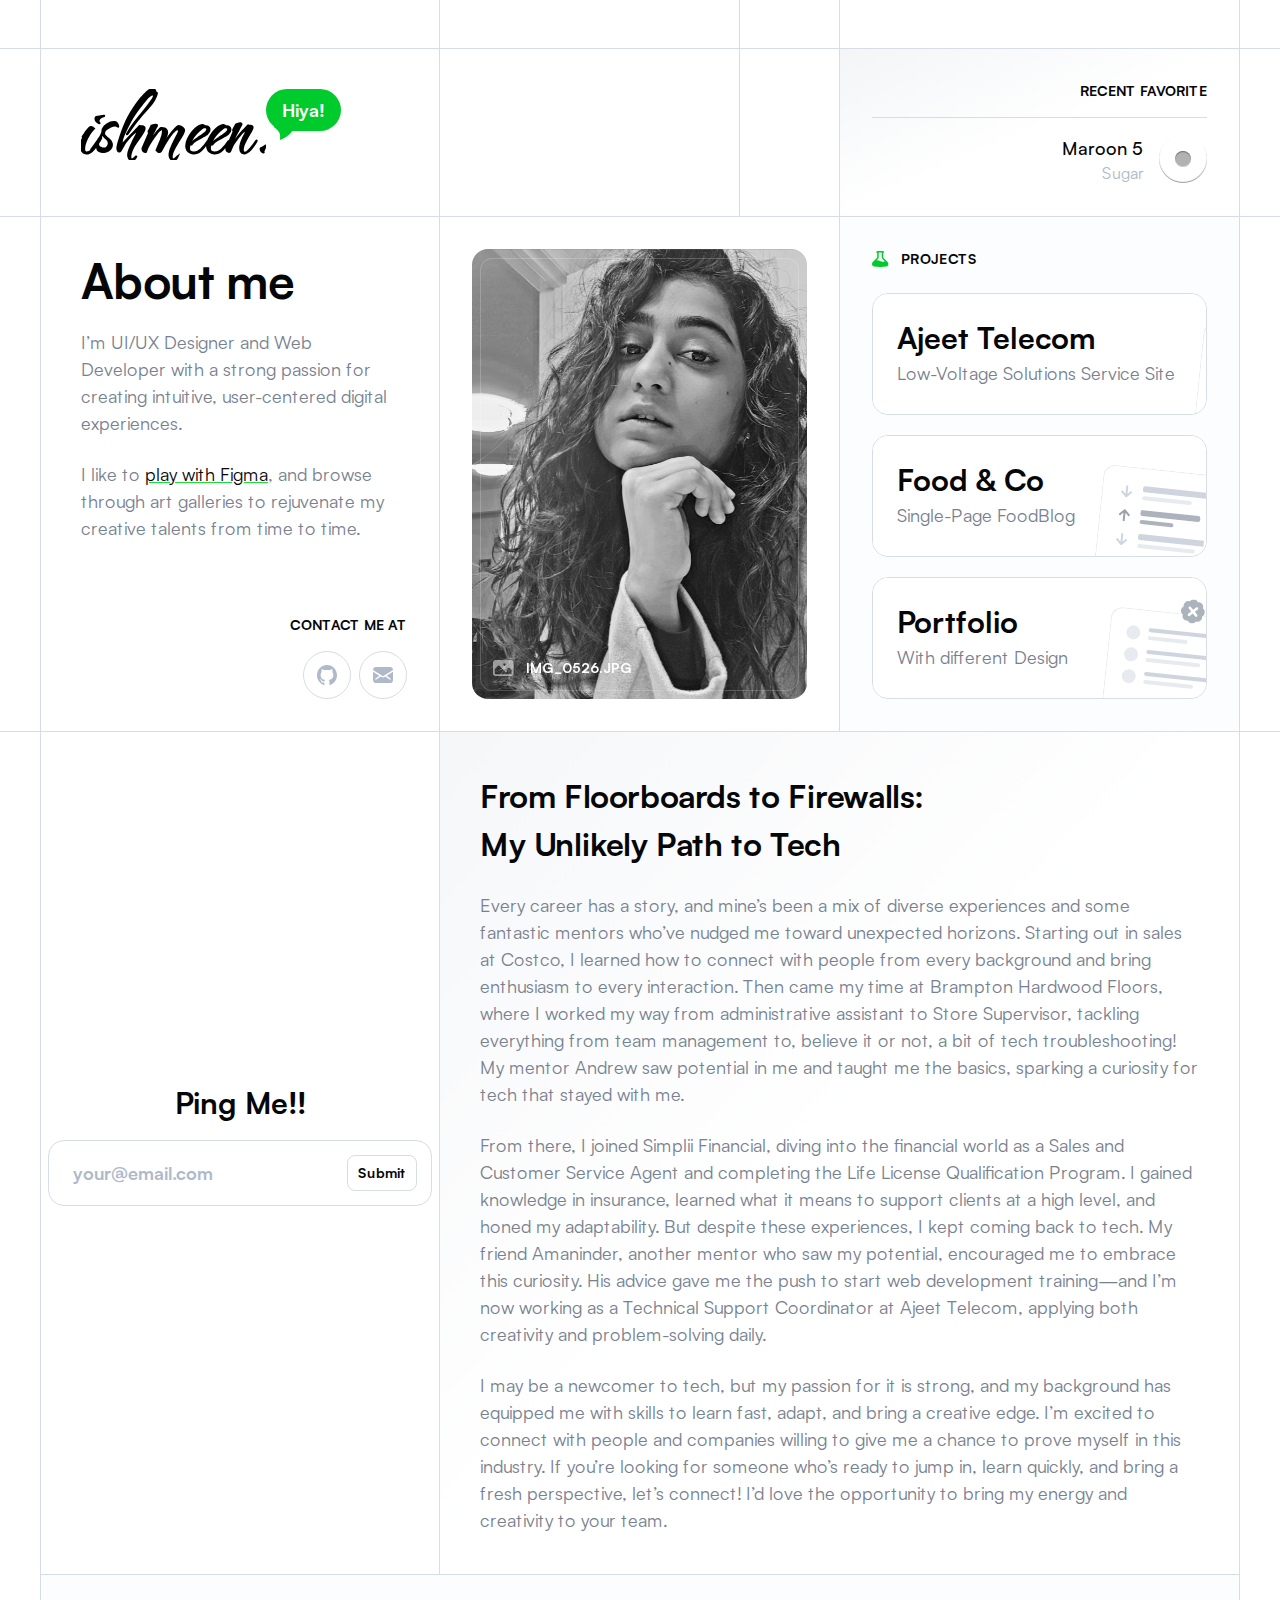
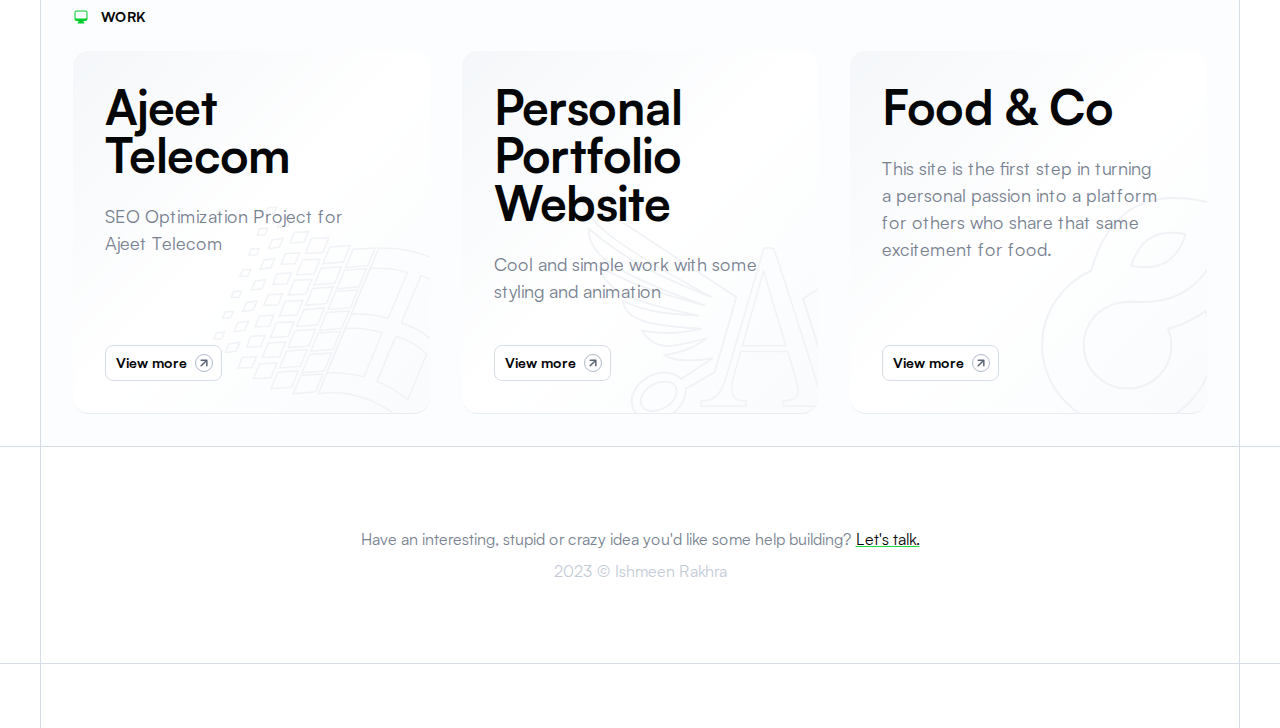
<file: index.html>
<!DOCTYPE html>
<html lang="en" class="__variable_94d495 h-full scroll-smooth light" style="color-scheme:light">
<head>
	<meta charset="utf-8">
	<link rel="stylesheet" href="style.css">
	<title>Ishmeen Rakhra</title>
	<meta name="description" content="My little corner of the web. Work, projects and random thoughts.">
	<meta name="viewport" content="width=device-width, initial-scale=1">
	<meta property="og:url" content="https://Ishmeen.com/">
	<meta property="og:site_name" content="Ishmeen Rakhra">
	<meta property="og:locale" content="en_US">
	<meta property="og:image" content="https://Ishmeen.com/og">
	<meta property="og:type" content="website">
	<meta name="twitter:card" content="summary_large_image">
	<meta name="twitter:site" content="@kkuldar">
	<meta name="twitter:creator" content="@kkuldar">
	<meta name="twitter:image" content="https://Ishmeen.com/og">
	<meta name="next-size-adjust">
	<link rel="icon" href="" type="image/x-icon" sizes="48x48">
	<style>.sf-hidden{display:none!important}</style>
	<link rel="canonical" href="https://Ishmeen.com/">
	<meta http-equiv="content-security-policy" content="default-src 'none'; font-src 'self' data:; img-src 'self' data:; style-src 'unsafe-inline'; media-src 'self' data:; script-src 'unsafe-inline' data:; object-src 'self' data:; frame-src 'self' data:;">
</head>
<body class="h-full w-full overflow-x-hidden bg-white text-gray-1000 selection:bg-green-400 selection:text-gray-900 dark:bg-gray-1000 dark:text-white">
	<div>
	<div class="border-b border-gray-30 dark:border-gray-500">
		<div class="mx-auto grid h-2 max-w-8xl grid-cols-12 px-2 xs:h-8 xs:px-6 sm:px-10 xl:h-12 xl:px-10">
			<div class="col-span-10 border-x border-gray-30 dark:border-gray-500 md:col-span-4"></div>
			<div class="col-span-2 border-r border-gray-30 dark:border-gray-500 min-[896px]:col-span-3"></div>
			<div class="col-span-1 hidden border-r border-gray-30 dark:border-gray-500 lg:block"></div>
			<div class="col-span-6 hidden border-r border-gray-30 dark:border-gray-500 md:block min-[896px]:col-span-5 lg:col-span-4"></div>
		</div>
	</div>
	<header class="border-b border-gray-30 dark:border-gray-500">
		<div class="mx-auto grid max-w-8xl grid-cols-12 px-2 xs:px-6 sm:px-10">
			<div class="col-span-10 border-x border-gray-30 p-10 dark:border-gray-500 md:col-span-4">
				<div class="relative w-fit" style="opacity:1;transform:none">
					<img src = "title.svg" alt="My Happy SVG"/>
					<div class="absolute right-0 top-0 hidden -translate-y-14 translate-x-12 rounded-full bg-green-500 px-4 py-3 text-lg font-bold leading-none text-white dark:text-gray-1000 xs:inline-block lg:translate-x-full lg:translate-y-0" style="opacity:1">
						<span class="inline-block">Hiya!</span>
						<svg viewBox="0 0 22 18" fill="none" class="absolute -bottom-[9px] left-[7px] w-5 text-green-500">
							<path d="M20.9991 8C17.4991 12.5 13.4991 16 7.69476 17.4776C8.49908 10.5 6.99908 8 0.939453 3.39334L1.79694 0L21.1874 4.8999L20.9991 8Z" fill="currentColor"></path>
						</svg>
					</div>
				</div>
			</div>
			<div class="col-span-2 border-r border-gray-30 dark:border-gray-500 min-[896px]:col-span-3"></div>
			<div class="col-span-2 hidden border-r border-t border-gray-30 dark:border-gray-500 max-md:order-last lg:col-span-1 lg:block lg:border-t-0"></div>
			<div class="col-span-10 hidden flex-col items-end justify-end border-x border-t border-gray-30 bg-gradient-to-br from-gray-30/30 via-white to-white p-8 text-right dark:border-gray-500 dark:from-gray-700 dark:via-gray-1000 dark:to-gray-1000 md:col-span-6 md:flex md:border-l-0 md:border-t-0 min-[896px]:col-span-5 lg:col-span-4">
				<div class="mb-4 w-full border-b border-gray-30 pb-4 text-sm font-bold uppercase text-gray-1000 dark:border-gray-500 dark:text-gray-200" style="opacity:1;transform:none">Recent favorite</div>
				<a target="_blank" href="https://open.spotify.com/search/maroon5" class="group flex max-w-full items-center justify-end space-x-4 leading-snug active:translate-y-[1px]" style="opacity:1;transform:none">
					<div>
						<div class="overflow-hidden whitespace-nowrap text-lg font-medium text-gray-1000 dark:text-white">Maroon 5</div>
						<div class="text-gray-40 dark:text-gray-50">Sugar</div>
					</div>
					<div class="relative">
						<div class="absolute inset-0 z-10 rounded-full shadow-[inset_0_1px_0_0_rgba(255,255,255,0.3),inset_0_-1px_1px_0px_rgba(0,0,0,0.4)]"></div>
						<div class="absolute inset-1 z-10 rounded-full shadow-[inset_0_1px_0_0_rgba(255,255,255,0.25)]"></div>
						<div class="absolute inset-4 z-10 rounded-full bg-black/30 shadow-[inset_0_-1px_0_0_rgba(255,255,255,0.3),inset_0_1px_1px_0px_rgba(0,0,0,0.4)]"></div>
						<div class="flex h-12 w-12 items-center justify-center rounded-full bg-cover active:top-[1px]" style="background-image:url()"></div>
					</div>
				</a>
			</div>
		</div>
	</header>
	<div class="border-b border-gray-30 dark:border-gray-500">
		<div class="mx-auto grid max-w-8xl grid-cols-12 px-2 xs:px-6 sm:px-10">
			<div class="order-2 col-span-12 flex flex-col justify-between border-x border-gray-30 dark:border-gray-500 md:order-1 md:col-span-6 min-[896px]:col-span-7 xl:col-span-4">
				<div class="px-4 pt-4 xs:px-10 xs:pt-10">
					<h2 class="text-5xl font-bold tracking-snug" style="opacity:1;transform:none">About me</h2>
					<div class="mt-6 space-y-6 text-lg leading-normal text-gray-50">
						<p style="opacity:1;transform:none">I’m UI/UX Designer and Web Developer with a strong passion for creating intuitive, user-centered digital experiences.</p>
						<p style="opacity:1;transform:none">I like to 
							<a target="_blank" class="text-gray-1000 underline decoration-green-400 dark:text-white" href="https://www.figma.com">play with Figma</a>, and browse through art galleries to rejuvenate my creative talents from time to time.
						</p>
					</div>
				</div>
				<div class="px-8 pb-8 text-right">
					<div class="mb-4 text-sm font-bold uppercase" style="opacity:1;transform:none">Contact me at</div>
					<div class="flex justify-end space-x-2">
						<a title="Github" href="https://github.com/ishrakhra" target="_blank" class="group relative flex h-12 w-12 items-center justify-center rounded-full border border-gray-30 transition-colors hover:border-green-400 active:top-[1px] dark:border-gray-500 dark:hover:border-gray-200" style="opacity:1;transform:none">
							<svg viewBox="0 0 22 22" fill="none" class="w-5 flex-shrink-0 text-gray-40 transition-all group-hover:text-gray-800 dark:text-gray-50 dark:group-hover:text-green-400">
								<path d="M11 0C4.9225 0 0 5.0503 0 11.2793C0 16.2638 3.1515 20.4907 7.52125 21.9805C8.07125 22.0867 8.27292 21.738 8.27292 21.4382C8.27292 21.1703 8.26375 20.4606 8.25917 19.5207C5.19933 20.2012 4.554 18.0074 4.554 18.0074C4.0535 16.7056 3.33025 16.3578 3.33025 16.3578C2.33383 15.6585 3.40725 15.6726 3.40725 15.6726C4.51183 15.7515 5.09208 16.8343 5.09208 16.8343C6.07292 18.5591 7.667 18.061 8.29583 17.7724C8.39483 17.043 8.67808 16.5458 8.9925 16.2638C6.54958 15.9818 3.982 15.0118 3.982 10.6899C3.982 9.45862 4.40825 8.45289 5.11408 7.66334C4.99033 7.37853 4.61908 6.23181 5.21033 4.67808C5.21033 4.67808 6.13158 4.37542 8.23533 5.83421C9.11533 5.58325 10.0503 5.45918 10.9853 5.45354C11.9203 5.45918 12.8553 5.58325 13.7353 5.83421C15.8253 4.37542 16.7466 4.67808 16.7466 4.67808C17.3378 6.23181 16.9666 7.37853 16.8566 7.66334C17.5578 8.45289 17.9841 9.45862 17.9841 10.6899C17.9841 15.0231 15.4128 15.9771 12.9653 16.2544C13.3503 16.5928 13.7078 17.2846 13.7078 18.3411C13.7078 19.8506 13.6941 21.0631 13.6941 21.4297C13.6941 21.7258 13.8866 22.0783 14.4503 21.9655C18.8512 20.486 22 16.2563 22 11.2793C22 5.0503 17.0748 0 11 0Z" fill="currentColor"></path>
							</svg>
						</a>
						<a title="Email" href="mailto:ishmeenrakhra1610@gmail.com" target="_blank" class="group relative flex h-12 w-12 items-center justify-center rounded-full border border-gray-30 transition-colors hover:border-green-400 active:top-[1px] dark:border-gray-500 dark:hover:border-gray-200" style="opacity:1;transform:none">
							<svg viewBox="0 0 20 16" fill="none" class="w-5 flex-shrink-0 text-gray-40 transition-all group-hover:text-gray-800 dark:text-gray-50 dark:group-hover:text-green-400">
								<path d="M20 2.90909V3.0623L10.7486 8.85915C10.5234 9.00017 10.2643 9.07483 10 9.07483C9.73568 9.07483 9.47655 9.00017 9.25143 8.85915L0 3.0623V2.90909C0 2.13755 0.30102 1.39761 0.836838 0.852053C1.37266 0.306493 2.09938 0 2.85714 0H17.1429C17.9006 0 18.6273 0.306493 19.1632 0.852053C19.699 1.39761 20 2.13755 20 2.90909Z" fill="currentColor"></path>
								<path d="M0 13.0909V4.77091L6.30277 8.71923L2.56413 11.3897C2.22707 11.6304 2.149 12.0989 2.38976 12.4359C2.63051 12.773 3.09893 12.851 3.43599 12.6103L7.67766 9.58052L8.50286 10.0975C8.9531 10.3795 9.47137 10.5288 10 10.5288C10.5286 10.5288 11.0469 10.3795 11.4971 10.0975L12.3224 9.58048L16.5641 12.6103C16.9012 12.851 17.3696 12.773 17.6104 12.4359C17.8511 12.0989 17.773 11.6304 17.436 11.3897L13.6973 8.71919L20 4.77091V13.0909C20 13.8624 19.699 14.6024 19.1632 15.1479C18.6273 15.6935 17.9006 16 17.1429 16H2.85714C2.09938 16 1.37266 15.6935 0.836838 15.1479C0.30102 14.6024 0 13.8624 0 13.0909Z" fill="currentColor"></path>
							</svg>
						</a>
					</div>
				</div>
			</div>
			<div class="order-3 col-span-12 border-x border-t border-gray-30 bg-gray-5/20 bg-dotted-light bg-center p-4 dark:border-gray-500 dark:bg-transparent dark:bg-dotted-dark xs:p-8 xl:order-3 xl:col-span-4 xl:border-l-0 xl:border-t-0">
				<div class="flex items-center space-x-3" style="opacity:1;transform:none">
					<svg viewBox="0 0 17 16" fill="none" class="h-4 text-green-500 dark:text-white">
						<path fill-rule="evenodd" clip-rule="evenodd" d="M6.69968 1.52865V6.17265C6.69968 6.90165 6.40968 7.60065 5.89468 8.11665L4.67768 9.33265C5.89128 9.29107 7.10025 9.50256 8.22768 9.95365L8.72968 10.1546C10.056 10.6853 11.5095 10.8122 12.9077 10.5196L10.5047 8.11665C9.98925 7.60098 9.6997 6.90174 9.69968 6.17265V1.52865C8.70003 1.49133 7.69933 1.49133 6.69968 1.52865ZM11.1997 1.61265L11.3897 1.62765C11.4887 1.63719 11.5887 1.62694 11.6837 1.59747C11.7787 1.56801 11.867 1.51993 11.9432 1.45604C12.0195 1.39214 12.0823 1.31371 12.128 1.22531C12.1736 1.1369 12.2013 1.0403 12.2092 0.941115C12.2172 0.841933 12.2053 0.742159 12.1744 0.647604C12.1434 0.553049 12.0939 0.465603 12.0288 0.39036C11.9637 0.315117 11.8843 0.253581 11.7951 0.209336C11.706 0.165091 11.609 0.139022 11.5097 0.132648C9.30655 -0.044216 7.0928 -0.044216 4.88968 0.132648C4.69375 0.151531 4.5131 0.246682 4.3867 0.397571C4.2603 0.54846 4.19828 0.742992 4.21403 0.939196C4.22978 1.1354 4.32203 1.31755 4.47088 1.44635C4.61973 1.57514 4.81325 1.64026 5.00968 1.62765L5.19968 1.61265V6.17265C5.19968 6.50365 5.06768 6.82165 4.83368 7.05565L0.799677 11.0906C-0.696323 12.5866 -0.017323 15.2406 2.20268 15.5656C4.16068 15.8526 6.16268 16.0006 8.19968 16.0006C10.2367 16.0006 12.2387 15.8526 14.1967 15.5646C16.4167 15.2396 17.0967 12.5856 15.5997 11.0896L11.5657 7.05565C11.3315 6.82143 11.1999 6.50385 11.1997 6.17265V1.61265Z" fill="currentColor"></path>
					</svg>
					<div class="text-sm font-bold uppercase tracking-wide text-gray-1000 dark:text-green-400">Projects</div>
				</div>
				<div class="mt-4 grid grid-cols-6 gap-4 xs:mt-6 xs:gap-5">
					<a target="_blank" href="https://www.ajeettelecom.com/" class="group/card relative col-span-6 overflow-hidden rounded-2xl border border-gray-30 bg-white bg-gradient-to-br from-gray-35 via-white to-gray-40 transition-colors hover:border-gray-35 active:top-[1px] dark:border-gray-500 dark:bg-gray-1000 dark:from-gray-900 dark:via-gray-1000 dark:to-gray-800 dark:hover:border-gray-200/70 last:max-[1103px]:col-span-6 md:col-span-3 min-[1104px]:col-span-2 xl:col-span-6" style="opacity:1;transform:none">
						<div class="flex h-full items-center justify-between space-x-4 bg-white transition-colors hover:bg-white/90 dark:bg-gray-1000 dark:hover:bg-transparent">
							<div class="flex-shrink-0 p-6 pr-2">
								<h3 class="text-3xl font-bold leading-none"> Ajeet Telecom</h3>
								<div class="mt-2 text-lg leading-snug text-gray-50"> Low-Voltage Solutions Service Site </div>
							</div>
							<div class="origin-top-left translate-x-2 translate-y-1 rotate-6 overflow-hidden opacity-60 transition-all duration-200 group-hover/card:translate-x-0 group-hover/card:translate-y-0 group-hover/card:rotate-0 group-hover/card:opacity-100">
								<div class="mt-6 h-24 min-w-[160px] max-w-[200px] rounded-tl-xl border-l border-t border-gray-30 p-4 dark:border-gray-500">
									<div class="mb-1 h-1.5 max-w-[80px] rounded-sm bg-gray-40 dark:bg-gray-500"></div>
									<div class="mb-2.5 h-1 max-w-[52px] rounded-sm bg-gray-30 dark:bg-gray-700"></div>
									<div class="flex gap-2">
										<div class="flex h-14 min-w-[32px] flex-1 items-center justify-center rounded border border-gray-30 text-gray-30 dark:border-gray-500 dark:text-gray-500">
											<svg width="12" height="25" viewBox="0 0 12 25" fill="none"
												xmlns="http://www.w3.org/2000/svg">
												<path d="M0.714914 15.9573C0.334687 12.7887 2.80875 10 6.00004 10C9.19133 10 11.6654 12.7887 11.2852 15.9573L10.4114 23.2383C10.2908 24.2435 9.4381 25 8.42569 25H3.57439C2.56199 25 1.70926 24.2435 1.58864 23.2383L0.714914 15.9573Z" fill="currentColor"></path>
												<path d="M10 4C10 6.20914 8.20918 8 6.00004 8C3.7909 8 2.00004 6.20914 2.00004 4C2.00004 1.79086 3.7909 0 6.00004 0C8.20918 0 10 1.79086 10 4Z" fill="currentColor"></path>
											</svg>                 
										</div>
										<div class="flex h-14 min-w-[32px] flex-1 items-center justify-center rounded border border-gray-40 text-gray-50 transition-colors duration-200 group-hover/card:text-gray-100 dark:border-gray-100 dark:text-gray-100 dark:group-hover/card:border-white dark:group-hover/card:text-white">
											<svg width="16" height="25" viewBox="0 0 16 25" fill="none"
												xmlns="http://www.w3.org/2000/svg">
												<path d="M1.78682 14.9498C2.29591 12.0861 4.78562 10 7.69419 10H8.30604C11.2146 10 13.7043 12.0861 14.2134 14.9498L15.5823 22.6499C15.8002 23.8753 14.8578 25 13.6132 25H2.38703C1.1424 25 0.200052 23.8753 0.417904 22.6499L1.78682 14.9498Z" fill="currentColor"></path>
												<path d="M12.0001 4C12.0001 6.20914 10.2093 8 8.00011 8C5.79098 8 4.00011 6.20914 4.00011 4C4.00011 1.79086 5.79098 0 8.00011 0C10.2093 0 12.0001 1.79086 12.0001 4Z" fill="currentColor"></path>
											</svg>
										</div>
										<div class="flex h-14 min-w-[32px] flex-1 items-center justify-center rounded border border-gray-30 text-gray-30 dark:border-gray-500 dark:text-gray-500">
											<svg width="12" height="25" viewBox="0 0 12 25" fill="none"
												xmlns="http://www.w3.org/2000/svg">
												<path d="M0.714914 15.9573C0.334687 12.7887 2.80875 10 6.00004 10C9.19133 10 11.6654 12.7887 11.2852 15.9573L10.4114 23.2383C10.2908 24.2435 9.4381 25 8.42569 25H3.57439C2.56199 25 1.70926 24.2435 1.58864 23.2383L0.714914 15.9573Z" fill="currentColor"></path>
												<path d="M10 4C10 6.20914 8.20918 8 6.00004 8C3.7909 8 2.00004 6.20914 2.00004 4C2.00004 1.79086 3.7909 0 6.00004 0C8.20918 0 10 1.79086 10 4Z" fill="currentColor"></path>
											</svg>
										</div>
									</div>
								</div>
							</div>
						</div>
					</a>
					<a target="_blank" href="projects/foodblog/index.html" class="group/card relative col-span-6 overflow-hidden rounded-2xl border border-gray-30 bg-white bg-gradient-to-br from-gray-35 via-white to-gray-40 transition-colors hover:border-gray-35 active:top-[1px] dark:border-gray-500 dark:bg-gray-1000 dark:from-gray-900 dark:via-gray-1000 dark:to-gray-800 dark:hover:border-gray-200/70 last:max-[1103px]:col-span-6 md:col-span-3 min-[1104px]:col-span-2 xl:col-span-6" style="opacity:1;transform:none">
						<div class="flex h-full items-center justify-between space-x-4 bg-white transition-colors hover:bg-white/90 dark:bg-gray-1000 dark:hover:bg-transparent">
							<div class="flex-shrink-0 p-6 pr-2">
								<h3 class="text-3xl font-bold leading-none"> Food & Co </h3>
								<div class="mt-2 text-lg leading-snug text-gray-50">Single-Page FoodBlog</div>
							</div>
							<div class="origin-top-left translate-x-2 translate-y-1 rotate-6 items-end justify-end overflow-hidden opacity-60 transition-all duration-200 group-hover/card:translate-x-0 group-hover/card:translate-y-0 group-hover/card:rotate-0 group-hover/card:opacity-100">
								<div class="mt-6 h-24 min-w-[160px] max-w-[200px] rounded-tl-xl border-l border-t border-gray-30 p-4 dark:border-gray-500">
									<div class="flex flex-col gap-2">
										<div class="flex items-center gap-2">
											<svg width="24" height="24" viewBox="0 0 24 24" fill="none"
												xmlns="http://www.w3.org/2000/svg" class="h-4 w-4 text-gray-40 dark:text-gray-500">
												<path d="M12 4.5L12 19.5M12 19.5L5.25 12.75M12 19.5L18.75 12.75" stroke="currentColor" stroke-width="3" stroke-linecap="round" stroke-linejoin="round"></path>
											</svg>
											<div class="flex-1">
												<div class="mb-1 h-1.5 max-w-[76px] rounded-sm bg-gray-40 dark:bg-gray-500"></div>
												<div class="h-1 max-w-[50px] rounded-sm bg-gray-30 dark:bg-gray-700"></div>
											</div>
										</div>
										<div class="flex items-center gap-2">
											<svg width="24" height="24" viewBox="0 0 24 24" fill="none"
												xmlns="http://www.w3.org/2000/svg" class="h-4 w-4 rotate-180 text-gray-100 transition-colors duration-200 group-hover/card:text-gray-100 dark:group-hover/card:text-white">
												<path d="M12 4.5L12 19.5M12 19.5L5.25 12.75M12 19.5L18.75 12.75" stroke="currentColor" stroke-width="3" stroke-linecap="round" stroke-linejoin="round"></path>
											</svg>
											<div class="flex-1">
												<div class="mb-1 h-1.5 max-w-[60px] rounded-sm bg-gray-50 transition-colors duration-200 group-hover/card:text-gray-100 dark:group-hover/card:bg-white"></div>
												<div class="h-1 max-w-[34px] rounded-sm bg-gray-50 transition-colors duration-200 group-hover/card:text-gray-100 dark:group-hover/card:bg-white"></div>
											</div>
										</div>
										<div class="flex items-center gap-2">
											<svg width="24" height="24" viewBox="0 0 24 24" fill="none"
												xmlns="http://www.w3.org/2000/svg" class="h-4 w-4 text-gray-40 dark:text-gray-500">
												<path d="M12 4.5L12 19.5M12 19.5L5.25 12.75M12 19.5L18.75 12.75" stroke="currentColor" stroke-width="3" stroke-linecap="round" stroke-linejoin="round"></path>
											</svg>
											<div class="flex-1">
												<div class="mb-1 h-1.5 max-w-[86px] rounded-sm bg-gray-40 dark:bg-gray-500"></div>
												<div class="h-1 max-w-[58px] rounded-sm bg-gray-30 dark:bg-gray-700"></div>
											</div>
										</div>
									</div>
								</div>
							</div>
						</div>
					</a>
					<a target="_blank" href="projects/portfolio/index.html" class="group/card relative col-span-6 overflow-hidden rounded-2xl border border-gray-30 bg-white bg-gradient-to-br from-gray-35 via-white to-gray-40 transition-colors hover:border-gray-35 active:top-[1px] dark:border-gray-500 dark:bg-gray-1000 dark:from-gray-900 dark:via-gray-1000 dark:to-gray-800 dark:hover:border-gray-200/70 last:max-[1103px]:col-span-6 md:col-span-3 min-[1104px]:col-span-2 xl:col-span-6" style="opacity:1;transform:none">
						<div class="flex h-full items-center justify-between space-x-4 bg-white transition-colors hover:bg-white/90 dark:bg-gray-1000 dark:hover:bg-transparent">
							<div class="flex-shrink-0 p-6 pr-2">
								<h3 class="text-3xl font-bold leading-none">Portfolio</h3>
								<div class="mt-2 text-lg leading-snug text-gray-50">With different Design</div>
							</div>
							<div class="flex h-full items-end overflow-hidden opacity-60 transition-opacity duration-200 group-hover/card:opacity-100">
								<div class="flex gap-10 pl-3">
									<div class="relative mb-6 hidden h-24 min-w-[160px] max-w-[200px] origin-bottom-right -translate-x-2 -translate-y-1 rotate-6 rounded-b-xl border-x border-b border-gray-30 transition-transform duration-200 group-hover/card:translate-x-0 group-hover/card:translate-y-0 group-hover/card:rotate-0 dark:border-gray-500 md:block min-[1104px]:hidden sf-hidden">
										<svg width="28" height="28" viewBox="0 0 28 28" fill="none"
											xmlns="http://www.w3.org/2000/svg" class="absolute -bottom-3 left-1/2 h-6 w-6 -translate-x-1/2 transform bg-white text-gray-50 transition-all duration-200 group-hover/card:text-gray-100 dark:bg-gray-1000 dark:text-gray-100 dark:group-hover/card:text-white">
											<path fill-rule="evenodd" clip-rule="evenodd" d="M2.67751 9.31007C2.21429 7.50679 2.68862 5.51239 4.1005 4.1005C5.51238 2.68862 7.50679 2.21429 9.31007 2.67751C10.2576 1.07485 12.0033 0 14 0C15.9967 0 17.7424 1.07485 18.6899 2.67752C20.4932 2.2143 22.4876 2.68863 23.8995 4.10051C25.3114 5.51239 25.7857 7.50679 25.3225 9.31007C26.9251 10.2576 28 12.0033 28 14C28 15.9967 26.9252 17.7424 25.3225 18.6899C25.7857 20.4932 25.3114 22.4876 23.8995 23.8995C22.4876 25.3114 20.4932 25.7857 18.6899 25.3225C17.7424 26.9251 15.9967 28 14 28C12.0033 28 10.2576 26.9251 9.31007 25.3225C7.50679 25.7857 5.51239 25.3114 4.10051 23.8995C2.68863 22.4876 2.2143 20.4932 2.67752 18.6899C1.07485 17.7424 0 15.9967 0 14C0 12.0033 1.07485 10.2576 2.67751 9.31007ZM19.4355 11.0745C20.0213 10.4888 20.0213 9.53901 19.4355 8.95323C18.8498 8.36744 17.9 8.36744 17.3142 8.95323L14.1943 12.0732L11.0743 8.95323C10.4885 8.36744 9.5388 8.36744 8.95301 8.95323C8.36723 9.53902 8.36723 10.4888 8.95301 11.0745L12.073 14.1945L8.95311 17.3143C8.36733 17.9001 8.36733 18.8499 8.95311 19.4357C9.5389 20.0214 10.4886 20.0214 11.0744 19.4357L14.1943 16.3158L17.3141 19.4357C17.8999 20.0214 18.8497 20.0214 19.4354 19.4357C20.0212 18.8499 20.0212 17.9001 19.4354 17.3143L16.3156 14.1945L19.4355 11.0745Z" fill="currentColor"></path>
										</svg>
									</div>
									<div class="relative mt-6 h-24 min-w-[160px] max-w-[200px] origin-top-left translate-x-2 translate-y-1 rotate-6 rounded-tl-xl border-l border-t border-gray-30 transition-transform duration-200 group-hover/card:translate-x-0 group-hover/card:translate-y-0 group-hover/card:rotate-0 dark:border-gray-500">
										<svg width="28" height="28" viewBox="0 0 28 28" fill="none"
											xmlns="http://www.w3.org/2000/svg" class="absolute -top-4 left-1/2 h-6 w-6 -translate-x-1/2 transform bg-white text-gray-50 transition-all duration-200 group-hover/card:text-gray-100 dark:bg-gray-1000 dark:text-gray-100 dark:group-hover/card:text-white">
											<path fill-rule="evenodd" clip-rule="evenodd" d="M2.67751 9.31007C2.21429 7.50679 2.68862 5.51239 4.1005 4.1005C5.51238 2.68862 7.50679 2.21429 9.31007 2.67751C10.2576 1.07485 12.0033 0 14 0C15.9967 0 17.7424 1.07485 18.6899 2.67752C20.4932 2.2143 22.4876 2.68863 23.8995 4.10051C25.3114 5.51239 25.7857 7.50679 25.3225 9.31007C26.9251 10.2576 28 12.0033 28 14C28 15.9967 26.9252 17.7424 25.3225 18.6899C25.7857 20.4932 25.3114 22.4876 23.8995 23.8995C22.4876 25.3114 20.4932 25.7857 18.6899 25.3225C17.7424 26.9251 15.9967 28 14 28C12.0033 28 10.2576 26.9251 9.31007 25.3225C7.50679 25.7857 5.51239 25.3114 4.10051 23.8995C2.68863 22.4876 2.2143 20.4932 2.67752 18.6899C1.07485 17.7424 0 15.9967 0 14C0 12.0033 1.07485 10.2576 2.67751 9.31007ZM19.4355 11.0745C20.0213 10.4888 20.0213 9.53901 19.4355 8.95323C18.8498 8.36744 17.9 8.36744 17.3142 8.95323L14.1943 12.0732L11.0743 8.95323C10.4885 8.36744 9.5388 8.36744 8.95301 8.95323C8.36723 9.53902 8.36723 10.4888 8.95301 11.0745L12.073 14.1945L8.95311 17.3143C8.36733 17.9001 8.36733 18.8499 8.95311 19.4357C9.5389 20.0214 10.4886 20.0214 11.0744 19.4357L14.1943 16.3158L17.3141 19.4357C17.8999 20.0214 18.8497 20.0214 19.4354 19.4357C20.0212 18.8499 20.0212 17.9001 19.4354 17.3143L16.3156 14.1945L19.4355 11.0745Z" fill="currentColor"></path>
										</svg>
										<div class="flex flex-col gap-2 p-4">
											<div class="flex items-center gap-2">
												<div class="h-3.5 w-3.5 rounded-full bg-gray-30 dark:bg-gray-500"></div>
												<div class="flex-1">
													<div class="mb-1 h-1 max-w-[60px] rounded-sm bg-gray-40 dark:bg-gray-500"></div>
													<div class="h-1 max-w-[40px] rounded-sm bg-gray-30 dark:bg-gray-700"></div>
												</div>
											</div>
											<div class="flex items-center gap-2">
												<div class="h-3.5 w-3.5 rounded-full bg-gray-30 dark:bg-gray-500"></div>
												<div class="flex-1">
													<div class="mb-1 h-1 max-w-[78px] rounded-sm bg-gray-40 dark:bg-gray-500"></div>
													<div class="h-1 max-w-[55px] rounded-sm bg-gray-30 dark:bg-gray-700"></div>
												</div>
											</div>
											<div class="flex items-center gap-2">
												<div class="h-3.5 w-3.5 rounded-full bg-gray-30 dark:bg-gray-500"></div>
												<div class="flex-1">
													<div class="mb-1 h-1 max-w-[70px] rounded-sm bg-gray-40 dark:bg-gray-500"></div>
													<div class="h-1 max-w-[50px] rounded-sm bg-gray-30 dark:bg-gray-700"></div>
												</div>
											</div>
										</div>
									</div>
								</div>
							</div>
						</div>
					</a>
				</div>
			</div>
			<div class="order-1 col-span-12 flex border-x border-gray-30 px-4 pt-4 dark:border-gray-500 xs:px-8 xs:pt-8 md:order-2 md:col-span-6 md:border-l-0 md:border-r md:pb-8 min-[896px]:col-span-5 xl:order-2 xl:col-span-4">
				<div class="relative flex h-80 w-64 rounded-2xl border-t border-gray-50/20 bg-gray-1000 bg-cover bg-center bg-no-repeat p-2 brightness-125 dark:brightness-100 md:h-auto md:w-full" style="background-image:url(display.jpg);opacity:1;transform:none;filter: grayscale(100%);">
					<canvas class="absolute inset-0 z-10 hidden cursor-draw md:block" width="359" height="449" style="width:100%;height:100%;background-blend-mode:normal!important;background-clip:content-box!important;background-position:center center!important;background-color:rgba(0,0,0,0)!important;background-image:url([data-uri])!important;background-size:100% 100%!important;background-origin:content-box!important;background-repeat:no-repeat!important"></canvas>
					<div class="flex w-full items-end rounded-xl border border-white/20 p-3 dark:border-gray-50/20">
						<div class="flex items-center space-x-3">
							<svg viewBox="0 0 18 14" fill="none" class="h-4 text-white/50">
								<path fill-rule="evenodd" clip-rule="evenodd" d="M0 2.25C0 1.65326 0.237053 1.08097 0.65901 0.65901C1.08097 0.237053 1.65326 0 2.25 0H15.75C16.0455 0 16.3381 0.058198 16.611 0.171271C16.884 0.284344 17.1321 0.450078 17.341 0.65901C17.5499 0.867942 17.7157 1.11598 17.8287 1.38896C17.9418 1.66194 18 1.95453 18 2.25V11.75C18 12.0455 17.9418 12.3381 17.8287 12.611C17.7157 12.884 17.5499 13.1321 17.341 13.341C17.1321 13.5499 16.884 13.7157 16.611 13.8287C16.3381 13.9418 16.0455 14 15.75 14H2.25C1.65326 14 1.08097 13.7629 0.65901 13.341C0.237053 12.919 0 12.3467 0 11.75V2.25ZM1.5 8.06V11.75C1.5 12.164 1.836 12.5 2.25 12.5H15.75C15.9489 12.5 16.1397 12.421 16.2803 12.2803C16.421 12.1397 16.5 11.9489 16.5 11.75V9.06L14.28 6.841C14.1394 6.70055 13.9488 6.62166 13.75 6.62166C13.5512 6.62166 13.3606 6.70055 13.22 6.841L11.31 8.75L11.78 9.22C11.8537 9.28866 11.9128 9.37146 11.9538 9.46346C11.9948 9.55546 12.0168 9.65478 12.0186 9.75548C12.0204 9.85618 12.0018 9.95621 11.9641 10.0496C11.9264 10.143 11.8703 10.2278 11.799 10.299C11.7278 10.3703 11.643 10.4264 11.5496 10.4641C11.4562 10.5018 11.3562 10.5204 11.2555 10.5186C11.1548 10.5168 11.0555 10.4948 10.9635 10.4538C10.8715 10.4128 10.7887 10.3537 10.72 10.28L5.53 5.091C5.38937 4.95055 5.19875 4.87166 5 4.87166C4.80125 4.87166 4.61063 4.95055 4.47 5.091L1.5 8.06ZM11 4C11 4.26522 10.8946 4.51957 10.7071 4.70711C10.5196 4.89464 10.2652 5 10 5C9.73478 5 9.48043 4.89464 9.29289 4.70711C9.10536 4.51957 9 4.26522 9 4C9 3.73478 9.10536 3.48043 9.29289 3.29289C9.48043 3.10536 9.73478 3 10 3C10.2652 3 10.5196 3.10536 10.7071 3.29289C10.8946 3.48043 11 3.73478 11 4Z" fill="currentColor"></path>
							</svg>
							<div class="text-sm font-bold uppercase text-white">IMG_0526.jpg</div>
						</div>
					</div>
				</div>
			</div>
		</div>
	</div>
	<div class="border-b border-gray-30 dark:border-gray-500">
		<div class="mx-auto grid max-w-8xl grid-cols-12 px-2 xs:px-6 sm:px-10">
			<div class="order-2 col-span-12 flex flex-col-reverse border-x border-gray-30 dark:border-gray-500 lg:order-1 lg:col-span-5 lg:flex-col xl:col-span-4">
				<div class="flex h-64 flex-1 flex-col items-center justify-center border-t border-gray-30 px-8 py-8 text-center dark:border-gray-500 lg:border-t-0" style="opacity:1;transform:none">
					<div class="mb-4 text-lg font-bold leading-snug">

						<div class="inline-block text-center text-3xl font-bold leading-tight space">Ping Me!!</div>

						<div class="w-96 space-y-4">
							<form class="flex items-center rounded-2xl border border-gray-30 bg-white dark:border-gray-500 dark:bg-gray-1000" action="https://buttondown.email/api/emails/embed-subscribe/Ishmeen" method="post" target="popupwindow">
								<input id="bd-email" placeholder="your@email.com" autocomplete="email" class="h-16 w-full flex-1 bg-transparent pl-6 text-lg outline-none placeholder:text-gray-40 dark:placeholder:text-gray-200" type="email" name="email" value="">
									<button class="group/button white mr-3.5 inline-flex h-9 items-center space-x-2 rounded-lg border border-gray-30 px-2.5 py-2 transition-colors hover:border-gray-40 active:translate-y-[1px] dark:border dark:border-gray-500 dark:hover:border-gray-200" type="submit">
										<div class="text-sm font-bold leading-none text-gray-1000 dark:text-white">Submit</div>
									</button>
								</form>
							</div>
					</div>
					<!-- <div class="flex flex-wrap items-center justify-center gap-x-8 gap-y-6 p-4">

						<a href="https://www.synack.com/" target="_blank" class="text-gray-40 transition-colors hover:text-gray-50 active:translate-y-[1px] dark:text-gray-200 dark:hover:text-gray-30">
							<svg width="178" height="44" viewBox="0 0 178 44" fill="none"
								xmlns="http://www.w3.org/2000/svg" class="h-9 w-auto">
								<path d="M133.454 15.6125C132.624 14.0854 130.508 12.2146 127.002 12.2146C121.625 12.2146 117.26 16.3392 117.26 22.3739C117.26 27.7851 120.864 32.5677 127.002 32.5677C129.673 32.5677 132.236 31.4579 133.454 29.2041V31.9441H138.03V12.8038H133.454V15.6125ZM133.488 22.5458C133.454 23.4837 133.174 24.3822 132.762 25.217C131.892 26.9503 130.228 28.3055 127.665 28.3055C123.54 28.3055 121.841 24.8389 121.841 22.482V22.4476C121.841 19.4671 123.923 16.4816 127.63 16.4816C130.37 16.4816 132.172 18.0431 132.973 19.8795C133.351 20.7094 133.523 21.6079 133.488 22.5458Z" fill="currentColor"></path>
								<path d="M149.825 16.4767C150.934 16.4423 152.044 16.7517 152.948 17.3802C153.886 18.0038 154.578 18.9073 154.995 19.9139H159.675C158.565 15.2344 154.475 12.2146 149.653 12.2146C143.932 12.2146 139.562 16.7222 139.562 22.3739C139.562 27.8538 143.761 32.5677 149.825 32.5677C152.079 32.602 154.264 31.8753 156.066 30.4857C157.833 29.101 159.115 27.1565 159.67 24.9715H154.99C154.298 26.5329 152.702 28.2663 149.825 28.2663C146.564 28.2663 144.173 25.8406 144.173 22.369C144.139 20.8076 144.693 19.2805 145.734 18.102C146.255 17.5472 146.913 17.1298 147.605 16.8548C148.298 16.5798 149.059 16.4423 149.825 16.4767Z" fill="currentColor"></path>
								<path d="M93.7494 12.8039L88.5838 26.0174L83.7963 12.8039H78.6651L84.9748 28.6493L86.2907 31.9441C84.8668 35.8281 83.7571 35.5875 81.4001 35.2732V39.0885C82.5098 39.3291 83.6196 39.4715 84.7637 39.4371C88.0928 39.4371 89.4088 36.5254 90.4841 33.7511C91.3876 31.4972 98.5615 12.7351 98.5615 12.7351H93.7396V12.8039H93.7494Z" fill="currentColor"></path>
								<path d="M72.0756 16.791C66.9787 15.3326 66.3207 14.2229 66.3207 12.8038C66.3207 11.3848 67.671 9.78893 70.7252 9.78893C73.7794 9.78893 77.8353 11.4535 77.8353 11.4535V6.91151C75.4096 6.08168 72.8759 5.66431 70.3128 5.66431C64.5923 5.66431 61.4006 8.43861 61.4006 12.8431C61.4006 17.6306 63.9343 19.5358 70.0722 21.1317C74.0937 22.1726 74.4079 23.8028 74.4079 24.8438C74.4079 25.8848 73.75 28.1386 70.0034 28.1386C66.085 28.1386 61.926 26.3365 61.926 26.3365V30.8442C63.3844 31.399 66.1587 32.2289 70.3864 32.2289C76.5586 32.2289 79.4704 29.1059 79.4704 24.5639C79.4655 20.1201 77.1773 18.2788 72.0756 16.791Z" fill="currentColor"></path>
								<path d="M106.929 11.969C102.107 11.969 97.879 15.8874 97.879 20.7093V31.9783H102.455V20.5718C102.455 18.2492 104.64 16.4128 106.963 16.4128C109.286 16.4128 111.471 18.2836 111.471 20.5718V31.9783H116.013V20.7093C115.978 15.853 111.746 11.969 106.929 11.969Z" fill="currentColor"></path>
								<path d="M161.094 4.75586H165.67V21.053L171.98 12.7989H177.735L170.418 21.8141L177.769 31.9391H172.358L167.57 25.0058L165.7 27.3971V31.9735H161.123L161.094 4.75586Z" fill="currentColor"></path>
								<path d="M24.2888 8.43374H33.2697C33.5103 8.43374 33.6527 8.15876 33.5447 7.94762L29.0371 0.179576C28.934 -0.0266555 28.6197 -0.0266555 28.4822 0.179576L23.9746 7.94762C23.896 8.1293 24.0433 8.43374 24.2888 8.43374Z" fill="currentColor"></path>
								<path d="M26.6507 30.2795C31.1583 17.8663 17.9104 10.5844 17.9104 10.5844L0.434738 0.042053C0.194135 -0.100345 -0.0808401 0.145169 0.0222755 0.385772L2.20734 6.55798C2.27609 6.79858 2.44795 6.97535 2.65909 7.11284L13.825 13.7368C13.825 13.7368 20.6552 17.5864 21.8681 22.2659L4.7705 12.0378C4.49553 11.866 4.18127 12.141 4.28439 12.4208L6.46946 18.4556C6.57257 18.7305 6.78371 19.0104 7.05869 19.1479L26.0712 30.5201C26.2627 30.6379 26.5475 30.5201 26.6507 30.2795Z" fill="currentColor"></path>
								<path d="M30.8833 30.2795C26.3757 17.8663 39.6236 10.5844 39.6236 10.5844L57.0993 0.0420636C57.3399 -0.0954239 57.6198 0.145179 57.5166 0.390693L55.3316 6.5629C55.2628 6.8035 55.091 6.98027 54.8798 7.11776L43.7139 13.7368C43.7139 13.7368 36.8837 17.5864 35.6709 22.2659L52.7684 12.0378C53.0434 11.866 53.3576 12.141 53.2545 12.4208L51.0645 18.4556C50.9614 18.7305 50.7503 19.0104 50.4753 19.1479L31.4628 30.5201C31.2713 30.6379 30.9865 30.5201 30.8833 30.2795Z" fill="currentColor"></path>
								<path d="M49.2281 23.6897L28.767 35.931L8.31082 23.6897C8.24699 23.6553 8.19298 23.7192 8.20771 23.7585C8.62508 24.9025 11.1882 31.4921 18.0921 35.273L23.9157 38.8084L20.2722 40.9935C20.1004 41.0966 20.1004 41.3765 20.2722 41.4796L24.225 43.8709C24.5 44.0428 24.883 44.0428 25.1629 43.8709L28.767 41.7006L32.3711 43.8709C32.6461 44.0428 33.0291 44.0428 33.309 43.8709L37.2618 41.4796C37.4336 41.3765 37.4336 41.0966 37.2618 40.9935L33.6183 38.8084L39.4419 35.273C46.3408 31.4921 48.9089 24.9025 49.3263 23.7585C49.3459 23.7192 49.2919 23.6504 49.2281 23.6897Z" fill="currentColor"></path>
							</svg>
						</a>
						<a href="https://www.pento.io/" target="_blank" class="text-gray-40 transition-colors hover:text-gray-50 active:translate-y-[1px] dark:text-gray-200 dark:hover:text-gray-30">
							<svg width="44" height="52" viewBox="0 0 44 52" fill="none"
								xmlns="http://www.w3.org/2000/svg" class="h-11 w-auto">
								<path d="M0 51.999H2.16666V13.3088C2.16666 11.9412 3.27527 10.8327 4.64282 10.8327H38.6902C40.0578 10.8327 41.1663 11.9412 41.1663 13.3088V27.8563C41.1663 29.2239 40.0578 30.3326 38.6902 30.3326H10.8333V32.4991H38.3807C41.1158 32.4991 43.3331 30.2819 43.3331 27.5469V13.6184C43.3331 10.8832 41.1158 8.66602 38.3807 8.66602H4.95235C2.21725 8.66602 0 10.8832 0 13.6184V51.999Z" fill="currentColor"></path>
								<path fill-rule="evenodd" clip-rule="evenodd" d="M10.8335 51.9996H8.66681V4.95235C8.66681 2.21725 10.8841 0 13.6192 0H29.7142C32.4494 0 34.6666 2.21723 34.6666 4.95233V36.214C34.6666 38.9492 32.4494 41.1664 29.7142 41.1664H10.8335V51.9996ZM10.8335 4.64282C10.8335 3.27527 11.9421 2.16666 13.3096 2.16666H30.0238C31.3914 2.16666 32.4999 3.27527 32.4999 4.64282V36.5236C32.4999 37.891 31.3914 38.9997 30.0238 38.9997H10.8335V4.64282Z" fill="currentColor"></path>
								<path d="M4.33362 51.9999H6.50026V8.97632C6.50026 7.60877 7.60889 6.50014 8.97644 6.50014H34.3572C35.7248 6.50014 36.8333 7.60877 36.8333 8.97632V32.1904C36.8333 33.558 35.7248 34.6665 34.3572 34.6665H10.8336V36.8333H34.0476C36.7828 36.8333 39 34.616 39 31.8809V9.2859C39 6.55072 36.7828 4.3335 34.0476 4.3335H9.28595C6.55085 4.3335 4.33362 6.55072 4.33362 9.2859V51.9999Z" fill="currentColor"></path>
							</svg>
						</a>
						<a href="https://www.prisma.io/" target="_blank" class="text-gray-40 transition-colors hover:text-gray-50 active:translate-y-[1px] dark:text-gray-200 dark:hover:text-gray-30">
							<svg width="151" height="48" viewBox="0 0 151 48" fill="none"
								xmlns="http://www.w3.org/2000/svg" class="h-10 w-auto">
								<path fill-rule="evenodd" clip-rule="evenodd" d="M0.610678 30.418C0.133993 31.1954 0.14137 32.1767 0.629694 32.9469L9.46821 46.8894C10.0419 47.7943 11.1475 48.2069 12.1738 47.899L37.6797 40.2472C39.0717 39.8297 39.7719 38.2769 39.1635 36.9572L22.7671 1.38963C21.9675 -0.344917 19.5569 -0.487295 18.5587 1.14106L0.610678 30.418ZM22.3314 9.52075C21.9829 8.71436 20.8029 8.83857 20.6299 9.69984L14.3174 41.131C14.1842 41.7938 14.8048 42.3597 15.4525 42.1664L33.0749 36.9058C33.5893 36.7525 33.8543 36.1843 33.6414 35.6916L22.3314 9.52075Z" fill="currentColor"></path>
								<path fill-rule="evenodd" clip-rule="evenodd" d="M54.6647 23.9089H56.2181C57.6701 23.9089 58.7556 23.6223 59.4769 23.0485C60.1979 22.4748 60.5582 21.6397 60.5582 20.5433C60.5582 19.4372 60.256 18.6199 59.6521 18.0918C59.0477 17.5638 58.1013 17.2998 56.8119 17.2998H54.6647V23.9089ZM65.3248 20.376C65.3248 22.7721 64.5762 24.6041 63.0781 25.8732C61.5812 27.1428 59.4519 27.7768 56.6905 27.7768H54.6649V35.6957H49.9442V13.4319H57.0555C59.7565 13.4319 61.8097 14.0132 63.2158 15.1752C64.6219 16.3377 65.3248 18.0714 65.3248 20.376Z" fill="currentColor"></path>
								<path fill-rule="evenodd" clip-rule="evenodd" d="M77.8387 18.3501C78.4684 18.3501 78.9912 18.3958 79.4073 18.4872L79.0572 22.8422C78.6813 22.7411 78.225 22.6901 77.6866 22.6901C76.2041 22.6901 75.0496 23.0708 74.2216 23.8322C73.3946 24.5936 72.981 25.6599 72.981 27.0305V35.6955H68.3362V18.67H71.8541L72.5396 21.5329H72.7676C73.2956 20.579 74.0085 19.8095 74.9076 19.2255C75.8056 18.6421 76.7827 18.3501 77.8387 18.3501Z" fill="currentColor"></path>
								<path fill-rule="evenodd" clip-rule="evenodd" d="M81.8706 35.6957H86.5154V18.6704H81.8706V35.6957ZM81.6736 14.2689C81.6736 12.7563 82.5162 12.0002 84.2014 12.0002C85.8861 12.0002 86.7292 12.7563 86.7292 14.2689C86.7292 14.99 86.5186 15.5508 86.0975 15.952C85.676 16.3531 85.044 16.5531 84.2014 16.5531C82.5162 16.5531 81.6736 15.7917 81.6736 14.2689Z" fill="currentColor"></path>
								<path fill-rule="evenodd" clip-rule="evenodd" d="M102.868 30.6391C102.868 32.3856 102.262 33.7156 101.048 34.6291C99.8348 35.5427 98.02 35.9997 95.6041 35.9997C94.3653 35.9997 93.3103 35.9159 92.4369 35.7481C91.5638 35.5809 90.7462 35.3345 89.985 35.0097V31.1721C90.8479 31.5785 91.8196 31.9184 92.9016 32.1926C93.9824 32.4663 94.9342 32.6035 95.7562 32.6035C97.4414 32.6035 98.2845 32.1164 98.2845 31.1421C98.2845 30.7764 98.1729 30.4796 97.9496 30.2511C97.726 30.0223 97.3405 29.7638 96.7919 29.474C96.244 29.1847 95.5126 28.8475 94.599 28.4614C93.2897 27.9136 92.3272 27.4059 91.7136 26.9387C91.099 26.4717 90.6522 25.9363 90.3738 25.3319C90.0942 24.728 89.9542 23.9844 89.9542 23.1009C89.9542 21.5883 90.5403 20.4187 91.7136 19.5912C92.886 18.7636 94.5481 18.3501 96.7006 18.3501C98.7515 18.3501 100.746 18.797 102.685 19.6901L101.285 23.0401C100.432 22.6745 99.6343 22.3755 98.8934 22.1416C98.1523 21.9082 97.3958 21.7915 96.6246 21.7915C95.254 21.7915 94.5685 22.162 94.5685 22.903C94.5685 23.3197 94.79 23.68 95.231 23.9844C95.6728 24.2887 96.6398 24.7409 98.132 25.3398C99.4624 25.8783 100.437 26.3804 101.056 26.8472C101.675 27.3144 102.132 27.8523 102.427 28.4614C102.721 29.0708 102.868 29.7965 102.868 30.6391Z" fill="currentColor"></path>
								<path fill-rule="evenodd" clip-rule="evenodd" d="M121.268 35.6955H116.624V25.7512C116.624 24.5232 116.418 23.6015 116.007 22.9874C115.595 22.3733 114.948 22.0658 114.065 22.0658C112.878 22.0658 112.015 22.5024 111.476 23.3757C110.938 24.2489 110.669 25.6852 110.669 27.6855V35.6955H106.024V18.67H109.573L110.197 20.8478H110.456C110.913 20.066 111.573 19.4541 112.436 19.0126C113.299 18.5711 114.289 18.3501 115.406 18.3501C117.954 18.3501 119.679 19.183 120.583 20.8478H120.994C121.451 20.0558 122.124 19.4417 123.012 19.0051C123.901 18.5684 124.903 18.3501 126.02 18.3501C127.948 18.3501 129.408 18.8453 130.398 19.8348C131.388 20.8247 131.883 22.411 131.883 24.5936V35.6955H127.223V25.7512C127.223 24.5232 127.017 23.6015 126.606 22.9874C126.194 22.3733 125.548 22.0658 124.664 22.0658C123.527 22.0658 122.677 22.4723 122.113 23.2843C121.55 24.0967 121.268 25.3857 121.268 27.1521V35.6955Z" fill="currentColor"></path>
								<path fill-rule="evenodd" clip-rule="evenodd" d="M145.399 27.8071L143.602 27.8679C142.252 27.9089 141.247 28.1523 140.587 28.5991C139.927 29.046 139.597 29.7258 139.597 30.6399C139.597 31.9492 140.348 32.6042 141.851 32.6042C142.927 32.6042 143.788 32.2943 144.432 31.675C145.076 31.056 145.399 30.234 145.399 29.208V27.8071ZM146.77 35.6953L145.871 33.3804H145.749C144.967 34.3656 144.163 35.048 143.335 35.4286C142.508 35.8092 141.43 35.9997 140.1 35.9997C138.465 35.9997 137.178 35.533 136.239 34.5989C135.3 33.6649 134.831 32.335 134.831 30.6089C134.831 28.8023 135.462 27.4697 136.726 26.6114C137.991 25.7539 139.896 25.279 142.445 25.1877L145.399 25.0962V24.3499C145.399 22.6243 144.515 21.7613 142.749 21.7613C141.389 21.7613 139.79 22.1721 137.952 22.9948L136.414 19.8578C138.373 18.8323 140.547 18.3193 142.932 18.3193C145.216 18.3193 146.968 18.8173 148.186 19.812C149.404 20.8068 150.013 22.3194 150.013 24.3499V35.6953H146.77Z" fill="currentColor"></path>
							</svg>
						</a>
						<a href="https://checkr.com/" target="_blank" class="text-gray-40 transition-colors hover:text-gray-50 active:translate-y-[1px] dark:text-gray-200 dark:hover:text-gray-30">
							<svg width="137" height="32" viewBox="0 0 137 32" fill="none"
								xmlns="http://www.w3.org/2000/svg" class="h-6 w-auto">
								<path d="M60.9063 7.65625C54.0626 7.65625 48.9689 12.875 48.9689 19.8124C48.9689 26.7187 54.1251 31.9687 60.9063 31.9687C65.6564 31.9687 69.6563 29.4375 71.6564 25.3751L65.7501 23.8125C64.7814 25.4062 63.0314 26.4063 60.9063 26.4063C57.875 26.4063 55.8126 24.6875 55.2812 21.5312H72.7188C72.7814 20.9375 72.8438 20.3125 72.8438 19.7188C72.8438 13.125 68.0001 7.65625 60.9063 7.65625ZM55.4376 17.3125C56.1563 14.5937 58.125 12.9687 60.9063 12.9687C63.6876 12.9687 65.7188 14.5 66.5938 17.3125H55.4376Z" fill="currentColor"></path>
								<path d="M25.3751 31.3437H31.5938V19.25C31.5938 15.5 33.6564 13.25 36.7502 13.25C39.5627 13.25 40.7814 14.9688 40.7814 18.4063V31.3437H47.0001V17.3438C47.0001 11.4688 43.7501 7.75001 38.5313 7.75001C35.7813 7.75001 33.3125 8.78125 31.5627 10.4375V0H25.3751" fill="currentColor"></path>
								<path d="M120.094 8.31251H112.906L106 18.5312V0H99.7811V31.3437H106V20.3125L113.375 31.3437H120.906L112.281 19.2813L120.094 8.31251Z" fill="currentColor"></path>
								<path d="M134.563 8.1875C131.594 8.1875 129.531 9.09375 127.875 11.125L126.781 8.31251H122.781V31.3437H129.031V19.3751C129.031 15.625 130.406 14.0625 133.938 14.0625H136.625V8.1875H134.563Z" fill="currentColor"></path>
								<path d="M12.25 26.1562C8.90625 26.1562 6.34376 23.375 6.34376 19.8124C6.34376 16.25 8.875 13.5312 12.25 13.5312C14.5937 13.5312 16.6875 14.75 17.7187 16.9688L23.4063 15C21.625 10.5 17.4374 7.65625 12.3125 7.65625C5.28125 7.65625 0 12.8437 0 19.7501C0 26.6563 5.31249 32 12.2187 32C17.4374 32 21.7499 29.0313 23.4687 24.375L17.6875 22.3751C16.8125 24.7188 14.6562 26.1562 12.25 26.1562Z" fill="currentColor"></path>
								<path d="M86.6251 26.1562C83.2813 26.1562 80.7188 23.375 80.7188 19.8124C80.7188 16.25 83.2501 13.5312 86.6251 13.5312C88.9689 13.5312 91.0626 14.75 92.0938 16.9688L97.7813 15C96 10.5 91.8126 7.65625 86.6875 7.65625C79.6876 7.65625 74.4063 12.8437 74.4063 19.7501C74.4063 26.6563 79.7189 32 86.6251 32C91.8439 32 96.1564 29.0313 97.8751 24.375L92.0938 22.3751C91.2188 24.7188 89.0314 26.1562 86.6251 26.1562Z" fill="currentColor"></path>
							</svg>
						</a>
						<a href="https://bonusly.com/" target="_blank" class="text-gray-40 transition-colors hover:text-gray-50 active:translate-y-[1px] dark:text-gray-200 dark:hover:text-gray-30">
							<svg width="184" height="48" viewBox="0 0 184 48" fill="none"
								xmlns="http://www.w3.org/2000/svg" class="h-10 w-auto">
								<path d="M51.9034 13.7852C50.9771 10.7716 49.0623 8.16343 46.4719 6.38724C43.8378 4.57181 40.9158 3.22084 37.8311 2.39222C32.6168 0.963702 27.253 0.160718 21.8513 0H18.565C17.4617 0 16.4036 0.441067 15.6235 1.22617C14.8434 2.01127 14.4051 3.07609 14.4051 4.18639V12.5592C14.4051 15.9561 14.4051 19.06 14.6071 22.4511C14.7913 24.9568 15.7957 27.9233 18.0004 29.4005C18.9933 30.1102 20.1321 30.5863 21.3327 30.7934C22.5331 31.0004 23.7644 30.9332 24.9355 30.5966C26.2185 30.1751 27.3734 29.4308 28.2906 28.4345C29.2079 27.4381 29.8572 26.2226 30.177 24.9031C30.5008 23.5841 30.484 22.2038 30.1283 20.8933C29.7726 19.5827 29.0897 18.3855 28.1445 17.4154C25.7676 14.9454 22.8556 14.9454 19.1117 15.0232V9.36557C19.1318 9.03664 19.2194 8.71545 19.3687 8.42215C19.5179 8.12884 19.7259 7.86974 19.9794 7.66111C20.3261 7.41197 20.7417 7.27815 21.1679 7.27835C23.7358 7.16885 26.2966 7.62185 28.6735 8.60603C31.6629 9.93959 34.2026 12.1194 35.9829 14.8797C37.1355 16.8604 37.8471 19.0694 38.0685 21.3539C38.29 23.6384 38.0161 25.9442 37.2657 28.1118C36.5154 30.2794 35.3064 32.2572 33.7224 33.9087C32.1384 35.5604 30.2171 36.8462 28.0911 37.6775C25.8612 38.5409 23.4635 38.8746 21.0845 38.6526C18.7054 38.4306 16.4095 37.6589 14.3754 36.3977C6.64988 31.4936 6.7509 21.8649 6.77467 13.6238L6.85787 7.33815V7.30227C6.85787 6.34538 6.0259 6.59058 5.66933 6.76402C4.59816 7.26999 3.65679 8.01683 2.91786 8.94693C0.742836 11.7159 0.231765 15.37 0 18.7849V22.7261C0.112599 27.3911 0.963165 32.0082 2.51971 36.4037C3.64533 39.5221 5.5387 42.302 8.02263 44.4834C10.5452 46.5431 13.6368 47.7709 16.8773 48H20.0031C22.0066 47.8116 23.9845 47.4106 25.9042 46.8039C31.2963 45.0561 36.2812 42.2284 40.5588 38.4909C45.0116 34.792 48.5683 30.1205 50.9586 24.8313C52.5074 21.3632 52.8407 17.4687 51.9034 13.7852Z" fill="currentColor"></path>
								<path d="M163.43 27.0265V9.26416H158.152V26.7035C158.152 33.3957 160.738 33.7845 164.654 33.7845H164.862C164.949 33.7853 165.035 33.7687 165.115 33.7356C165.196 33.7025 165.269 33.6537 165.33 33.5918C165.391 33.53 165.44 33.4565 165.473 33.3756C165.506 33.2948 165.523 33.2081 165.522 33.1207V28.707H164.927C164.716 28.7056 164.508 28.6598 164.316 28.5725C164.123 28.4852 163.95 28.3584 163.81 28.2001C163.668 28.0419 163.561 27.8558 163.497 27.6536C163.431 27.4515 163.408 27.2379 163.43 27.0265Z" fill="currentColor"></path>
								<path d="M98.7735 17.6309C97.9019 16.7154 96.8518 15.9906 95.6893 15.5019C94.5367 15.0075 93.2931 14.7649 92.0404 14.7902C90.1255 14.7276 88.2364 15.2487 86.6207 16.2852C85.4096 17.0685 84.3856 18.1114 83.622 19.3395C82.8584 20.5676 82.3741 21.9504 82.2037 23.389C82.0333 24.8274 82.1812 26.2861 82.6366 27.6604C83.0919 29.0347 83.8437 30.2906 84.8379 31.3384C86.1666 32.7284 87.8782 33.6865 89.7525 34.0894C90.4074 34.2271 91.0744 34.2972 91.7433 34.2988C93.3217 34.2986 94.8753 33.9053 96.2658 33.154C97.6563 32.4026 98.8404 31.3166 99.7125 29.9928C100.779 28.3871 101.35 26.4997 101.353 24.5684C101.406 23.2929 101.204 22.0197 100.758 20.8246C100.319 19.6353 99.6439 18.5487 98.7735 17.6309ZM92.0227 29.4665C90.0318 29.4665 87.8628 27.9235 87.8628 24.5384C87.8628 21.1535 89.9427 19.6703 92.0227 19.6703C94.1025 19.6703 96.1825 21.1773 96.1825 24.5384C96.1825 27.8995 94.0194 29.4665 92.0227 29.4665Z" fill="currentColor"></path>
								<path d="M72.1026 14.8796C70.3612 14.7833 68.6525 15.383 67.3484 16.5481V10.4779C67.3484 10.3412 67.3216 10.2059 67.2697 10.0797C67.2177 9.9534 67.1415 9.83868 67.0455 9.74204C66.9495 9.64542 66.8355 9.56877 66.7101 9.51647C66.5847 9.46418 66.4501 9.43726 66.3144 9.43726H62.2614V33.802H67.3365V32.0079C67.6631 32.634 68.144 33.1653 68.733 33.5509C69.6335 34.0253 70.6345 34.2735 71.6509 34.2746H71.9837C77.0528 34.2746 80.4639 30.3512 80.4639 24.5143C80.4639 18.6773 77.1717 14.8916 72.1026 14.8796ZM71.2944 29.4004C68.9173 29.4004 67.3425 27.4746 67.3425 24.4963C67.3425 21.5181 68.8935 19.67 71.2944 19.67C73.6952 19.67 75.2403 21.5659 75.2403 24.4963C75.2403 27.4268 73.6892 29.4004 71.2944 29.4004Z" fill="currentColor"></path>
								<path d="M150.339 22.8459C147.961 22.2479 146.499 21.877 146.499 20.5912C146.499 19.73 147.231 19.1798 148.359 19.1798C150.814 19.1798 150.767 20.7347 150.767 20.7347L155.473 20.7826C155.472 20.5566 155.458 20.331 155.431 20.1067C155.027 17.6547 152.93 14.79 148.359 14.79C144.622 14.79 141.585 17.553 141.585 20.9441C141.585 23.713 143.367 25.2381 146.547 26.0874C149.726 26.9366 150.582 27.2835 150.582 28.4796C150.582 29.0776 149.988 29.8909 148.574 29.8969C148.236 29.9213 147.896 29.8786 147.575 29.7714C147.251 29.6661 146.951 29.4951 146.696 29.269C146.405 28.9779 146.164 28.6405 145.983 28.2702L145.828 27.9533H145.472H141.674H141.079C141.065 28.1644 141.065 28.3761 141.079 28.5872C141.318 30.8957 143.522 34.3286 148.61 34.3286C153.168 34.3286 155.55 31.2486 155.55 28.2044C155.574 24.8972 152.709 23.42 150.339 22.8459Z" fill="currentColor"></path>
								<path d="M113.084 14.8021C111.982 14.7796 110.895 15.0542 109.934 15.5974C109.397 15.9609 108.961 16.4572 108.668 17.0387V16.1477C108.667 15.9277 108.579 15.7172 108.425 15.5616C108.27 15.406 108.061 15.3179 107.842 15.3163H103.611V33.7725H108.77V23.2226C108.77 21.5182 109.536 19.7061 111.699 19.7061C113.619 19.7061 114.587 20.8006 114.587 22.9655V33.7843H119.752V22.2658C119.752 17.7325 117.149 14.808 113.084 14.8021Z" fill="currentColor"></path>
								<path d="M133.616 26.1352C133.616 28.2344 132.535 29.4365 130.645 29.4365C128.03 29.4365 127.828 26.8589 127.828 26.0694V15.3044H122.664V26.793C122.664 31.1828 125.516 34.2569 129.569 34.2569C132.623 34.2569 133.812 32.2893 133.812 32.2893C133.812 32.2893 133.812 32.9231 133.812 33.0666C133.796 33.1592 133.802 33.2542 133.83 33.344C133.857 33.4337 133.905 33.5157 133.97 33.5832C134.035 33.6507 134.115 33.702 134.203 33.7327C134.291 33.7636 134.385 33.773 134.477 33.7604H138.762V15.3283H133.61L133.616 26.1352Z" fill="currentColor"></path>
								<path d="M178.304 15.3283V26.1352C178.304 28.2344 177.223 29.4365 175.333 29.4365C172.719 29.4365 172.51 26.8589 172.51 26.0694V15.3044H167.347V26.793C167.347 31.1828 170.204 34.2567 174.257 34.2567H174.609C175.528 34.2566 176.436 34.0396 177.259 33.6229C177.784 33.2955 178.213 32.8331 178.501 32.2833V33.7544C178.501 37.2829 177.526 39.137 174.603 39.137C172.962 39.137 172.368 38.3116 172.225 37.6538C172.206 37.5588 172.155 37.4735 172.08 37.4124C172.006 37.3514 171.912 37.3183 171.816 37.3189H166.658C166.658 39.113 168.612 43.9692 174.603 43.9692C181.448 43.9692 183.451 38.2758 183.451 33.8023V15.3283H178.304Z" fill="currentColor"></path>
							</svg>
						</a>
						<a href="https://fraktal.co/" target="_blank" class="text-gray-40 transition-colors hover:text-gray-50 active:translate-y-[1px] dark:text-gray-200 dark:hover:text-gray-30">
							<svg width="56" height="52" viewBox="0 0 56 52" fill="none"
								xmlns="http://www.w3.org/2000/svg" class="h-12 w-auto">
								<g clip-path="url(#clip0_306_57)">
									<path d="M54.1839 18.9951L54.0572 18.4875C53.0447 14.3416 51.0616 12.4378 45.1548 13.3262L41.0624 13.9608L39.9232 14.13C38.3199 14.3838 36.8011 13.2416 36.5058 11.634L35.7041 6.76888C34.7336 1.01533 32.1178 0 28.1096 0H27.6034C23.5952 0 21.1903 1.01533 20.0933 6.81117L19.2495 11.6763C18.9541 13.2839 17.3931 14.4262 15.7898 14.1723L11.1066 13.4954C11.0222 13.4954 10.8956 13.4531 10.8112 13.4531L10.3049 13.3685C10.2628 13.3685 10.2205 13.3685 10.2205 13.3685C4.39817 12.4378 2.49956 13.9608 1.40259 18.4875L1.27602 18.9951C0.136853 23.5219 0.263427 25.2986 5.41076 28.1755L9.58769 30.5022C11.0222 31.3061 11.6129 33.1252 10.8956 34.6058L8.27976 39.9786C5.66389 45.2668 7.01402 48.2706 10.3893 50.0473L10.8956 50.3013C14.2709 52.078 16.6758 53.3048 20.9371 49.2858L25.5781 44.9284C26.7595 43.7861 28.7004 43.7861 29.8816 44.9284L34.4805 49.2858C36.6744 51.3587 38.4886 52.078 40.1763 51.9933C41.2733 51.9933 41.9061 51.6549 41.9061 51.6549H41.9483C42.8344 51.3587 43.6782 50.8512 44.5221 50.3013L44.9017 50.0473C47.7708 48.0166 49.7959 45.2668 47.1379 39.9786L45.1128 35.9597L44.4376 34.6058C43.7204 33.1252 44.2689 31.3061 45.7033 30.5446L50.0068 28.1755C55.1964 25.2986 55.3229 23.2679 54.1839 18.9951ZM36.0415 21.4065C36.0415 23.3526 35.029 24.1987 32.793 24.1987H27.5189V26.1448H30.8943C33.2148 26.1448 34.1429 26.9909 34.1429 28.6832V28.7676C34.1429 30.5868 33.2148 31.4752 30.8943 31.4752H27.8143V34.0558C27.8143 36.1712 26.7595 37.3133 24.7344 37.3133H23.5952C21.6544 37.3133 20.6418 35.7481 20.6418 33.1675V22.5064C20.6418 19.9259 21.8653 18.6144 24.1859 18.6144H32.793C35.029 18.6144 36.0415 19.4605 36.0415 21.2797V21.4065Z" fill="currentColor"></path>
								</g>
								<defs>
									<clipPath id="clip0_306_57">
										<rect width="55.4667" height="52" fill="currentColor"></rect>
									</clipPath>
								</defs>
							</svg> 
						</a>
					</div> -->
				</div>
			</div>
			<div class="relative order-1 col-span-12 border-r border-gray-30 bg-gradient-to-br from-gray-30/50 via-white to-white dark:border-gray-500 dark:from-gray-700 dark:via-gray-1000 dark:to-gray-1000 lg:order-2 lg:col-span-7 xl:col-span-8">
				<div class="h-full border-l border-gray-30 bg-white/50 p-6 pr-0 transition-colors hover:bg-transparent dark:border-gray-500 dark:bg-gray-1000/20 xs:p-10 lg:border-l-0">

					<div> <h3 class="text-5xl2 font-bold tracking-snug" style="opacity:1;transform:none">From Floorboards to Firewalls: </h3>
						<span> <h3 class="text-5xl2 font-bold tracking-snug" style="opacity:1;transform:none">My Unlikely Path to Tech</h3></span>
					</div>

				<div class="mt-6 space-y-6 text-lg leading-normal text-gray-50">    

					<p>Every career has a story, and mine’s been a mix of diverse experiences and some fantastic mentors who’ve nudged me toward unexpected horizons. Starting out in sales at Costco, I learned how to connect with people from every background and bring enthusiasm to every interaction. Then came my time at Brampton Hardwood Floors, where I worked my way from administrative assistant to Store Supervisor, tackling everything from team management to, believe it or not, a bit of tech troubleshooting! My mentor Andrew saw potential in me and taught me the basics, sparking a curiosity for tech that stayed with me.</p>

					<p>From there, I joined Simplii Financial, diving into the financial world as a Sales and Customer Service Agent and completing the Life License Qualification Program. I gained knowledge in insurance, learned what it means to support clients at a high level, and honed my adaptability. But despite these experiences, I kept coming back to tech. My friend Amaninder, another mentor who saw my potential, encouraged me to embrace this curiosity. His advice gave me the push to start web development training—and I’m now working as a Technical Support Coordinator at Ajeet Telecom, applying both creativity and problem-solving daily.</p>

					<P>I may be a newcomer to tech, but my passion for it is strong, and my background has equipped me with skills to learn fast, adapt, and bring a creative edge. I’m excited to connect with people and companies willing to give me a chance to prove myself in this industry. If you’re looking for someone who’s ready to jump in, learn quickly, and bring a fresh perspective, let’s connect! I’d love the opportunity to bring my energy and creativity to your team. </P>
				</div>
					
					<div class="mx-auto flex h-full max-w-md flex-1 flex-col items-center justify-center gap-y-4" style="opacity:1;transform:none">
						<!-- <div class="inline-block text-center text-3xl font-bold leading-tight">Ping Me!!</div> -->
						<!-- <div class="w-96 space-y-4">
							<form class="flex items-center rounded-2xl border border-gray-30 bg-white dark:border-gray-500 dark:bg-gray-1000" action="https://buttondown.email/api/emails/embed-subscribe/Ishmeen" method="post" target="popupwindow">
								<input id="bd-email" placeholder="your@email.com" autocomplete="email" class="h-16 w-full flex-1 bg-transparent pl-6 text-lg outline-none placeholder:text-gray-40 dark:placeholder:text-gray-200" type="email" name="email" value="">
									<button class="group/button white mr-3.5 inline-flex h-9 items-center space-x-2 rounded-lg border border-gray-30 px-2.5 py-2 transition-colors hover:border-gray-40 active:translate-y-[1px] dark:border dark:border-gray-500 dark:hover:border-gray-200" type="submit">
										<div class="text-sm font-bold leading-none text-gray-1000 dark:text-white">Submit</div>
									</button>
								</form>
							</div> -->
						</div>
					</div>
				</div>
			</div>
			<div class="mx-auto grid max-w-8xl grid-cols-12 px-2 xs:px-6 sm:px-10">
				<div class="col-span-12 border-x border-t border-gray-30 bg-gray-5/20 bg-dotted-light bg-center p-4 dark:border-gray-500 dark:bg-transparent dark:bg-dotted-dark xs:p-8">
					<div class="flex items-center space-x-3" style="opacity:1;transform:none">
						<svg
							xmlns="http://www.w3.org/2000/svg" viewBox="0 0 24 24" fill="currentColor" class="h-4 text-green-500 dark:text-white">
							<path d="M2.25 5.25a3 3 0 013-3h13.5a3 3 0 013 3V15a3 3 0 01-3 3h-3v.257c0 .597.237 1.17.659 1.591l.621.622a.75.75 0 01-.53 1.28h-9a.75.75 0 01-.53-1.28l.621-.622a2.25 2.25 0 00.659-1.59V18h-3a3 3 0 01-3-3V5.25zm1.5 0v7.5a1.5 1.5 0 001.5 1.5h13.5a1.5 1.5 0 001.5-1.5v-7.5a1.5 1.5 0 00-1.5-1.5H5.25a1.5 1.5 0 00-1.5 1.5z" fill-rule="evenodd" clip-rule="evenodd"></path>
						</svg>
						<div class="text-sm font-bold uppercase tracking-wide text-gray-1000 dark:text-green-400">Work</div>
					</div>
					<div class="mt-4 grid grid-cols-6 gap-4 xs:mt-6 xs:gap-8">
						<div class="group/card relative col-span-6 overflow-hidden rounded-2xl border-b border-t-0 border-gray-10 bg-gradient-to-br from-gray-10 via-white to-gray-5 active:top-[1px] dark:border-b-0 dark:border-gray-50/20 dark:from-gray-1000 dark:via-gray-800 dark:to-gray-950 md:col-span-3 last:md:col-span-6 lg:col-span-2 last:lg:col-span-2" style="opacity:1;transform:none">
							<a class="h-full w-full" href="https://www.ajeettelecom.com/">
								<svg width="266" height="231" viewBox="0 0 266 231" fill="none" class="absolute text-gray-20 dark:text-gray-500/80 -bottom-6 -right-12">
									<path d="M205.039 229L265 84.658C238.694 55.5212 205.977 41.2427 166.69 41.9859L106.348 187.663C143.186 182.775 175.877 196.659 205.039 229ZM163.293 41.9883L141.108 43.2969L133.59 61.72L155.773 59.6417L163.293 41.9883ZM154.464 62.8602L132.462 64.3611L124.773 82.7842L147.127 80.7156L154.464 62.8602ZM145.816 83.9124L123.835 85.2113L116.113 103.464L138.479 101.758L145.816 83.9124ZM137.179 104.953L114.985 106.276L107.479 124.504L129.659 122.62L137.179 104.953ZM128.531 125.625L106.348 126.943L98.8186 145.186L121.182 143.3L128.531 125.625ZM119.693 147.047L97.4979 148.38L89.9922 166.803L112.173 164.917L119.693 147.047ZM110.842 168.112L88.8496 169.444L81.1514 187.843L103.502 185.767L110.842 168.112ZM117.809 41.0406L110.842 57.7799L131.331 56.0865L138.298 39.5613L117.809 41.0406Z" stroke="currentColor" stroke-width="1.5"></path>
									<path d="M122.695 77.3191L129.469 60.7819L108.978 62.2732L102.013 79.0029L122.695 77.3191ZM114.217 97.616L121.182 80.8864L100.512 82.5702L93.7379 99.1074L114.217 97.616Z" stroke="currentColor" stroke-width="1.5"></path>
									<path d="M91.8518 103.644L84.707 120.374L105.581 118.68L112.341 101.951L91.8518 103.644Z" stroke="currentColor" stroke-width="1.5"></path>
									<path d="M82.8305 124.867L76.0706 141.585L96.7402 139.937L103.524 123.183L82.8305 124.867ZM74.377 145.186L67.6147 161.903L88.3083 160.21L95.251 143.48L74.377 145.186Z" stroke="currentColor" stroke-width="1.5"></path>
									<path d="M79.4578 181.25L86.4006 164.713L65.9331 166.204L58.9663 182.753L79.4578 181.25ZM116.871 31.8375L99.574 32.5952L93.377 47.451L110.852 46.4913L116.871 31.8375Z" stroke="currentColor" stroke-width="1.5"></path>
									<path d="M90.7356 54.0106L84.5362 68.6741L102.013 67.736L108.052 53.2553L90.7356 54.0106ZM82.2773 74.1368L76.2631 88.9806L93.7379 88.0425L99.7545 73.5619L82.2773 74.1368Z" stroke="currentColor" stroke-width="1.5"></path>
									<path d="M90.928 94.6141L73.4508 95.1673L67.4343 110.023L84.9331 109.097L90.928 94.6141Z" stroke="currentColor" stroke-width="1.5"></path>
									<path d="M64.6124 116.614L58.413 131.458L76.0802 130.532L82.0872 115.883L64.6124 116.614ZM56.3249 136.911L50.3083 151.382L67.6051 150.648L73.8021 135.985L56.3249 136.911Z" stroke="currentColor" stroke-width="1.5"></path>
									<path d="M58.9663 171.689L64.9829 157.027L47.6861 157.773L41.4915 172.401L58.9663 171.689ZM82.2772 26.3772L77.9663 36.9081L91.8639 36.3308L96.3793 25.6315L82.2772 26.3772Z" stroke="currentColor" stroke-width="1.5"></path>
									<path d="M73.4508 47.6194L69.1278 58.1407L83.035 57.5995L87.5505 46.8761L73.4508 47.6194ZM64.9829 67.748L60.6599 78.2789L74.7716 77.894L79.2653 66.8099L64.9829 67.748Z" stroke="currentColor" stroke-width="1.5"></path>
									<path d="M70.4365 88.0449L56.3249 88.8002L51.8214 99.3311L65.9331 98.9823L70.4365 88.0449Z" stroke="currentColor" stroke-width="1.5"></path>
									<path d="M47.5081 110.023L43.0023 120.747L57.2968 120.181L61.6198 109.265L47.5081 110.023ZM39.0522 130.339L34.7171 141.053L48.8288 140.49L53.1422 129.584L39.0522 130.339Z" stroke="currentColor" stroke-width="1.5"></path>
									<path d="M30.2233 151.37L25.8763 162.096L39.9783 161.53L44.4938 150.636L30.2233 151.37ZM76.0802 20.1904L79.8403 11.1605L69.1279 12.6711L65.5482 21.499L76.0802 20.1904Z" stroke="currentColor" stroke-width="1.5"></path>
									<path d="M60.275 33.9061L56.5173 42.7557L67.2202 41.4327L70.9778 32.2344L60.275 33.9061ZM51.8214 54.2247L48.0614 63.0526L58.7738 61.7416L62.7264 52.5433L51.8214 54.2247Z" stroke="currentColor" stroke-width="1.5"></path>
									<path d="M43.1731 75.2553L39.413 84.1048L49.9354 82.7818L53.8855 73.5619L43.1731 75.2553Z" stroke="currentColor" stroke-width="1.5"></path>
									<path d="M34.3443 96.5096L30.7887 105.325L41.299 104.026L45.0687 95.0086L34.3443 96.5096ZM25.8763 116.797L22.3207 125.625L32.8335 124.314L36.5911 115.101L25.8763 116.797Z" stroke="currentColor" stroke-width="1.5"></path>
									<path d="M17.0499 137.847L13.6627 146.506L24.1947 145.354L27.9548 136.153L17.0499 137.847ZM56.3249 1.7553L53.7051 7.77366L61.7641 7.58123L64.6028 1L56.3249 1.7553Z" stroke="currentColor" stroke-width="1.5"></path>
									<path d="M47.6885 22.8099L45.0591 29.0159L52.9617 28.8235L55.5791 22.2567L47.6885 22.8099ZM39.2326 42.9144L36.7836 49.1204H44.4818L47.1136 42.5416L39.2326 42.9144Z" stroke="currentColor" stroke-width="1.5"></path>
									<path d="M30.5746 63.9883L27.9524 70.175H35.8454L38.6576 63.5938L30.5746 63.9883Z" stroke="currentColor" stroke-width="1.5"></path>
									<path d="M21.7458 85.4013L19.1139 91.4197L27.0045 91.2393L29.6267 85.0405L21.7458 85.4013ZM13.2898 105.708L10.658 111.907L18.5606 111.726L21.3608 105.316L13.2898 105.708Z" stroke="currentColor" stroke-width="1.5"></path>
									<path d="M4.44897 126.763L2 132.983L9.90263 132.766L12.532 126.188L4.44897 126.763Z" stroke="currentColor" stroke-width="1.5"></path>
									<path d="M176.084 112.46L195.252 66.4154C185.861 63.2089 173.443 61.9124 158.044 62.2732L139.041 108.149C153.144 107.572 165.562 109.107 176.084 112.46Z" stroke="currentColor" stroke-width="1.5"></path>
									<path d="M239.428 88.4153C230.782 79.5778 220.62 73.3815 208.982 69.6098L189.426 116.797L202.578 122.25C207.634 124.304 213.471 128.458 220.235 134.847L239.428 88.4153Z" stroke="currentColor" stroke-width="1.5"></path>
									<path d="M214.613 148.019C205.955 139.35 195.625 133.524 183.782 130.339L164.987 175.629C175.88 179.4 186.051 185.597 195.827 193.862L214.613 148.019Z" stroke="currentColor" stroke-width="1.5"></path>
									<path d="M152.015 170.741L170.236 126.763C158.766 123.003 146.381 121.502 133.217 122.44L114.612 167.005C125.7 166.406 138.106 167.751 152.015 170.741Z" stroke="currentColor" stroke-width="1.5"></path>
								</svg>
								<div class="relative flex h-full flex-col items-start bg-white/50 p-8 transition-colors group-hover/card:bg-transparent dark:bg-gray-950/50">
									<h2 class="text-5xl font-bold tracking-snug">Ajeet Telecom</h2>
									<div class="mb-10 mt-6 flex-1 space-y-6 pr-4 text-lg leading-normal text-gray-50">SEO Optimization Project for Ajeet Telecom</div>
									<div class="inline-flex items-center space-x-2 rounded-lg border border-gray-30 bg-white py-2 pl-2.5 pr-2 transition-colors group-hover/card:border-gray-40 dark:border-gray-500 dark:bg-gray-900 dark:group-hover/card:border-gray-200">
										<div class="text-sm font-bold leading-none text-gray-1000 dark:text-white">View more</div>
										<div class="flex h-[18px] w-[18px] items-center justify-center rounded-full border border-gray-40 transition-colors group-hover/card:border-green-500 group-hover/card:bg-green-500 dark:border-gray-200 dark:group-hover/card:border-green-400 dark:group-hover/card:bg-green-400">
											<svg viewBox="0 0 8 8" fill="none" class="h-2 w-2 text-gray-100 transition-colors group-hover/card:text-white dark:text-white dark:group-hover/card:text-gray-1000">
												<path d="M6.8291 6.82849L6.8291 1.17163M6.8291 1.17163L1.17225 1.17163M6.8291 1.17163L1.17188 6.82849" stroke="currentColor" stroke-width="1.5" stroke-linecap="round" stroke-linejoin="round"></path>
											</svg>
										</div>
									</div>
								</div>
							</a>
						</div>
						<div class="group/card relative col-span-6 overflow-hidden rounded-2xl border-b border-t-0 border-gray-10 bg-gradient-to-br from-gray-10 via-white to-gray-5 active:top-[1px] dark:border-b-0 dark:border-gray-50/20 dark:from-gray-1000 dark:via-gray-800 dark:to-gray-950 md:col-span-3 last:md:col-span-6 lg:col-span-2 last:lg:col-span-2" style="opacity:1;transform:none">
							<a class="h-full w-full" href="projects/portfolio/index.html">
								<svg width="382" height="228" viewBox="0 0 382 228" fill="none" class="absolute text-gray-20 dark:text-gray-500/80 -bottom-2 -right-36">
									<path fill-rule="evenodd" clip-rule="evenodd" d="M276.821 196.067C276.407 199.864 277.16 203.755 278.753 207.336C281.344 213.191 286.247 218.548 292.72 222.266C299.188 225.983 306.305 227.53 312.693 226.841C318.049 226.259 323.127 224.047 326.585 219.983C338.399 224.089 344.636 223.241 353.605 215.516C355.009 213.908 353.492 210.8 349.201 212.473C342.841 215.436 337.565 215.867 330.278 212.726C331.361 208.241 330.65 203.487 328.742 199.18C326.151 193.33 321.243 187.967 314.775 184.25C308.307 180.533 301.185 178.986 294.797 179.68C289.573 180.242 284.613 182.361 281.165 186.237L249.137 165.172C272.37 168.969 287.387 168.551 297.435 162.242C276.85 158.389 267.734 154.555 255.213 145.137C257.837 145.817 260.376 146.492 262.831 147.144C289.517 154.241 306.621 158.792 320.051 137.637C293.219 141.856 282.705 139.906 267.033 137C265.007 136.625 262.887 136.231 260.645 135.837C312.26 132.228 336.072 128.389 339.351 107.628C319.651 117.158 303.625 120.669 263.358 122.628C331.051 108.856 356.173 98.7734 362.574 73.7187C327.546 93.0031 302.344 99.9921 258.553 112.137L256.419 112.728C342.125 81.4812 373.753 64.4703 373.131 35.9094C335.648 67.1984 307.662 81.5797 250.701 104.028C348.221 51.0453 382.256 24.8703 380.965 2L223.082 105.837C226.827 117.73 231.137 131.375 236.131 147.087C239.433 157.522 242.727 167.96 246.014 178.4L276.821 196.067ZM134.653 179.169L105.574 195.842C106.045 199.705 105.292 203.68 103.671 207.336C101.08 213.191 96.1719 218.548 89.7041 222.266C83.2364 225.983 76.1138 227.53 69.7262 226.841C63.3385 226.147 57.3418 223.137 54.0255 217.419C50.7092 211.705 51.0861 205.03 53.6769 199.184C56.2678 193.325 61.1763 187.967 67.6488 184.25C74.1165 180.533 81.2343 178.986 87.622 179.68C92.7708 180.237 97.6557 182.3 101.095 186.064L132.863 165.172C109.63 168.969 94.6126 168.551 84.5648 162.242C105.15 158.389 114.266 154.555 126.787 145.137C124.163 145.817 121.624 146.492 119.169 147.144C92.4834 154.241 75.379 158.792 61.9489 137.637C88.7808 141.856 99.295 139.906 114.967 137C116.993 136.625 119.113 136.231 121.355 135.837C69.7403 132.228 45.9279 128.389 42.6492 107.628C62.3493 117.158 78.375 120.669 118.642 122.628C50.9495 108.861 25.8274 98.7781 19.4304 73.7187C54.4542 93.0031 79.6563 99.9921 123.442 112.137L125.581 112.728C39.8747 81.4812 8.25194 64.4703 8.87375 35.9094C46.3613 67.1984 74.3473 81.5797 131.304 104.028C33.7838 51.0453 -0.255527 24.8703 1.0352 2L156.355 104.15L134.653 179.169ZM320.466 202.812C322.209 206.741 322.091 210.289 320.56 212.919C319.038 215.548 316.009 217.428 311.718 217.892C307.431 218.361 302.221 217.33 297.242 214.47C292.258 211.611 288.763 207.631 287.025 203.708C285.282 199.775 285.404 196.226 286.93 193.597C288.457 190.967 291.486 189.092 295.777 188.628C300.064 188.159 305.274 189.181 310.253 192.045C315.232 194.905 318.732 198.884 320.466 202.812ZM61.8594 212.919C60.3331 210.289 60.2106 206.741 61.9536 202.812C63.6965 198.884 67.1871 194.905 72.171 192.045C77.1502 189.186 82.3602 188.159 86.6469 188.623C90.9336 189.092 93.9673 190.967 95.4935 193.597C97.0198 196.226 97.1376 199.775 95.3993 203.708C93.6564 207.631 90.1611 211.611 85.1772 214.47C80.2027 217.33 74.9927 218.361 70.706 217.892C66.4146 217.423 63.3856 215.548 61.8594 212.923V212.919Z" stroke="currentColor" stroke-width="1.5"></path>
									<path fill-rule="evenodd" clip-rule="evenodd" d="M276.821 196.067C276.407 199.864 277.16 203.755 278.753 207.336C281.344 213.191 286.247 218.548 292.72 222.266C299.188 225.983 306.305 227.53 312.693 226.841C318.049 226.259 323.127 224.047 326.585 219.983C338.399 224.089 344.636 223.241 353.605 215.516C355.009 213.908 353.492 210.8 349.201 212.473C342.841 215.436 337.565 215.867 330.278 212.726C331.361 208.241 330.65 203.487 328.742 199.18C326.151 193.33 321.243 187.967 314.775 184.25C308.307 180.533 301.185 178.986 294.797 179.68C289.573 180.242 284.613 182.361 281.165 186.237L249.137 165.172C272.37 168.969 287.387 168.551 297.435 162.242C276.85 158.389 267.734 154.555 255.213 145.137C257.837 145.817 260.376 146.492 262.831 147.144C289.517 154.241 306.621 158.792 320.051 137.637C293.219 141.856 282.705 139.906 267.033 137C265.007 136.625 262.887 136.231 260.645 135.837C312.26 132.228 336.072 128.389 339.351 107.628C319.651 117.158 303.625 120.669 263.358 122.628C331.051 108.856 356.173 98.7734 362.574 73.7187C327.546 93.0031 302.344 99.9921 258.553 112.137L256.419 112.728C342.125 81.4812 373.753 64.4703 373.131 35.9094C335.648 67.1984 307.662 81.5797 250.701 104.028C348.221 51.0453 382.256 24.8703 380.965 2L223.082 105.837C226.827 117.73 231.137 131.375 236.131 147.087C239.433 157.522 242.727 167.96 246.014 178.4L276.821 196.067ZM134.653 179.169L105.574 195.842C106.045 199.705 105.292 203.68 103.671 207.336C101.08 213.191 96.1719 218.548 89.7041 222.266C83.2364 225.983 76.1138 227.53 69.7262 226.841C63.3385 226.147 57.3418 223.137 54.0255 217.419C50.7092 211.705 51.0861 205.03 53.6769 199.184C56.2678 193.325 61.1763 187.967 67.6488 184.25C74.1165 180.533 81.2343 178.986 87.622 179.68C92.7708 180.237 97.6557 182.3 101.095 186.064L132.863 165.172C109.63 168.969 94.6126 168.551 84.5648 162.242C105.15 158.389 114.266 154.555 126.787 145.137C124.163 145.817 121.624 146.492 119.169 147.144C92.4834 154.241 75.379 158.792 61.9489 137.637C88.7808 141.856 99.295 139.906 114.967 137C116.993 136.625 119.113 136.231 121.355 135.837C69.7403 132.228 45.9279 128.389 42.6492 107.628C62.3493 117.158 78.375 120.669 118.642 122.628C50.9495 108.861 25.8274 98.7781 19.4304 73.7187C54.4542 93.0031 79.6563 99.9921 123.442 112.137L125.581 112.728C39.8747 81.4812 8.25194 64.4703 8.87375 35.9094C46.3613 67.1984 74.3473 81.5797 131.304 104.028C33.7838 51.0453 -0.255527 24.8703 1.0352 2L156.355 104.15L134.653 179.169ZM320.466 202.812C322.209 206.741 322.091 210.289 320.56 212.919C319.038 215.548 316.009 217.428 311.718 217.892C307.431 218.361 302.221 217.33 297.242 214.47C292.258 211.611 288.763 207.631 287.025 203.708C285.282 199.775 285.404 196.226 286.93 193.597C288.457 190.967 291.486 189.092 295.777 188.628C300.064 188.159 305.274 189.181 310.253 192.045C315.232 194.905 318.732 198.884 320.466 202.812ZM61.8594 212.919C60.3331 210.289 60.2106 206.741 61.9536 202.812C63.6965 198.884 67.1871 194.905 72.171 192.045C77.1502 189.186 82.3602 188.159 86.6469 188.623C90.9336 189.092 93.9673 190.967 95.4935 193.597C97.0198 196.226 97.1376 199.775 95.3993 203.708C93.6564 207.631 90.1611 211.611 85.1772 214.47C80.2027 217.33 74.9927 218.361 70.706 217.892C66.4146 217.423 63.3856 215.548 61.8594 212.923V212.919Z" stroke="currentColor" stroke-width="1.5"></path>
									<path fill-rule="evenodd" clip-rule="evenodd" d="M163.388 207.715H165.871V213.13H120.875V207.715H123.136C133.311 207.715 140.772 202.095 145.973 184.615L183.96 54.9499H191.874L193.683 56.2015C196.349 62.1218 199.124 70.8546 207 95.614C210.472 106.526 214.933 120.551 220.816 138.828C228.73 163.55 234.265 180.875 237.798 192.917C242.744 203.933 249.264 207.715 257.616 207.715H259.877V213.13H202.958V207.715C216.751 207.715 221.047 203.136 216.073 186.697L207.706 158.6H160.675L153.439 184.405C148.917 200.225 153.213 207.715 163.388 207.715ZM162.484 152.773H205.897L183.512 77.8437L162.484 152.773Z" stroke="currentColor" stroke-width="1.5"></path>
								</svg>
								<div class="relative flex h-full flex-col items-start bg-white/50 p-8 transition-colors group-hover/card:bg-transparent dark:bg-gray-950/50">
									<h2 class="text-5xl font-bold tracking-snug">Personal Portfolio Website</h2>
									<div class="mb-10 mt-6 flex-1 space-y-6 pr-4 text-lg leading-normal text-gray-50"> Cool and simple work with some styling and animation </div>
									<div class="inline-flex items-center space-x-2 rounded-lg border border-gray-30 bg-white py-2 pl-2.5 pr-2 transition-colors group-hover/card:border-gray-40 dark:border-gray-500 dark:bg-gray-900 dark:group-hover/card:border-gray-200">
										<div class="text-sm font-bold leading-none text-gray-1000 dark:text-white">View more</div>
										<div class="flex h-[18px] w-[18px] items-center justify-center rounded-full border border-gray-40 transition-colors group-hover/card:border-green-500 group-hover/card:bg-green-500 dark:border-gray-200 dark:group-hover/card:border-green-400 dark:group-hover/card:bg-green-400">
											<svg viewBox="0 0 8 8" fill="none" class="h-2 w-2 text-gray-100 transition-colors group-hover/card:text-white dark:text-white dark:group-hover/card:text-gray-1000">
												<path d="M6.8291 6.82849L6.8291 1.17163M6.8291 1.17163L1.17225 1.17163M6.8291 1.17163L1.17188 6.82849" stroke="currentColor" stroke-width="1.5" stroke-linecap="round" stroke-linejoin="round"></path>
											</svg>
										</div>
									</div>
								</div>
							</a>
						</div>
						<div class="group/card relative col-span-6 overflow-hidden rounded-2xl border-b border-t-0 border-gray-10 bg-gradient-to-br from-gray-10 via-white to-gray-5 active:top-[1px] dark:border-b-0 dark:border-gray-50/20 dark:from-gray-1000 dark:via-gray-800 dark:to-gray-950 md:col-span-3 last:md:col-span-6 lg:col-span-2 last:lg:col-span-2" style="opacity:1;transform:none">
							<a class="h-full w-full" href="projects/foodblog/index.html">
								<svg width="190" height="232" viewBox="0 0 190 232" fill="none" class="absolute text-gray-20 dark:text-gray-500/80 -bottom-4 -right-6">
									<path fill-rule="evenodd" clip-rule="evenodd" d="M89.5359 104.558C89.6358 104.721 89.7312 104.884 89.8322 105.048C88.7435 104.971 87.6434 104.932 86.5297 104.932C62.3584 104.932 42.7317 124.138 42.7317 148.249C42.7317 172.359 62.3584 191.566 86.5297 191.566C111.321 191.566 130.328 172.359 130.328 148.249C130.328 142.417 129.213 136.874 127.176 131.818C134.396 129.884 141.475 127.396 148.456 123.819C154.144 120.904 159.45 117.637 164.405 114.09C169.319 124.515 172.06 136.082 172.06 148.249C172.06 193.814 133.634 231 86.5297 231C40.0457 231 1 193.814 1 148.249C1 115.322 21.3919 86.7801 50.2439 73.4756C55.9112 53.7117 68.0734 24.8278 92.7238 10.7218C132.277 -11.9134 189 12.0712 189 12.0712C189 12.0712 181.595 72.7553 142.041 95.3905C125.731 104.725 106.504 106.128 89.5359 104.558ZM110.224 40.6924C95.2475 49.287 90.2727 68.6169 90.2727 68.6169C90.2727 68.6169 109.579 74.0122 124.555 65.4165C139.531 56.8219 144.506 37.4908 144.506 37.4908C144.506 37.4908 125.2 32.0967 110.224 40.6924Z" stroke="currentColor" stroke-width="2"></path>
								</svg>
								<div class="relative flex h-full flex-col items-start bg-white/50 p-8 transition-colors group-hover/card:bg-transparent dark:bg-gray-950/50">
									<h2 class="text-5xl font-bold tracking-snug">Food & Co</h2>
									<div class="mb-10 mt-6 flex-1 space-y-6 pr-4 text-lg leading-normal text-gray-50">This site is the first step in turning a personal passion into a platform for others who share that same excitement for food.</div>
									<div class="inline-flex items-center space-x-2 rounded-lg border border-gray-30 bg-white py-2 pl-2.5 pr-2 transition-colors group-hover/card:border-gray-40 dark:border-gray-500 dark:bg-gray-900 dark:group-hover/card:border-gray-200">
										<div class="text-sm font-bold leading-none text-gray-1000 dark:text-white">View more</div>
										<div class="flex h-[18px] w-[18px] items-center justify-center rounded-full border border-gray-40 transition-colors group-hover/card:border-green-500 group-hover/card:bg-green-500 dark:border-gray-200 dark:group-hover/card:border-green-400 dark:group-hover/card:bg-green-400">
											<svg viewBox="0 0 8 8" fill="none" class="h-2 w-2 text-gray-100 transition-colors group-hover/card:text-white dark:text-white dark:group-hover/card:text-gray-1000">
												<path d="M6.8291 6.82849L6.8291 1.17163M6.8291 1.17163L1.17225 1.17163M6.8291 1.17163L1.17188 6.82849" stroke="currentColor" stroke-width="1.5" stroke-linecap="round" stroke-linejoin="round"></path>
											</svg>
										</div>
									</div>
								</div>
							</a>
						</div>
					</div>
				</div>
			</div>
	</div>
	<footer class="border-b border-gray-30 dark:border-gray-500">
		<div class="mx-auto max-w-8xl px-2 xs:px-6 sm:px-10">
			<div class="border-x border-gray-30 p-8 dark:border-gray-500 xs:p-20">
				<div class="text-center" style="opacity:1;transform:none">
					<div class="mb-2 text-gray-50">Have an interesting, stupid or crazy idea you'd like some help building? 
						<a href="mailto:email@Ishmeen.com" class="inline-block text-gray-1000 underline decoration-green-400 dark:text-white">Let's talk.</a>
					</div>
					<div class="mx-auto max-w-2xl text-gray-35 dark:text-gray-300">2023 © Ishmeen Rakhra</div>
				</div>
			</div>
		</div>
	</footer>
	<div class="mx-auto max-w-8xl px-2 xs:px-6 sm:px-10">
		<div class="h-2 border-x border-gray-30 dark:border-gray-500 xs:h-6 sm:h-16"></div>
	</div>
	</div>
	<next-route-announcer style="position:absolute">
		<template shadowroot="open">
			<div aria-live="assertive" id="__next-route-announcer__" role="alert" style="position:absolute;border:0px;height:1px;margin:-1px;padding:0px;width:1px;clip:rect(0px,0px,0px,0px);overflow:hidden;white-space:nowrap;overflow-wrap:normal"></div>
		</template>
	</next-route-announcer>
	<script data-template-shadow-root="">(()=>{document.currentScript.remove();processNode(document);function processNode(node){node.querySelectorAll("template[shadowroot]").forEach(element=>{let shadowRoot = element.parentElement.shadowRoot;if (!shadowRoot) {try {shadowRoot=element.parentElement.attachShadow({mode:element.getAttribute("shadowroot")});shadowRoot.innerHTML=element.innerHTML;element.remove()} catch (error) {} if (shadowRoot) {processNode(shadowRoot)}}})}})()</script>
</body>
</html>
</file>
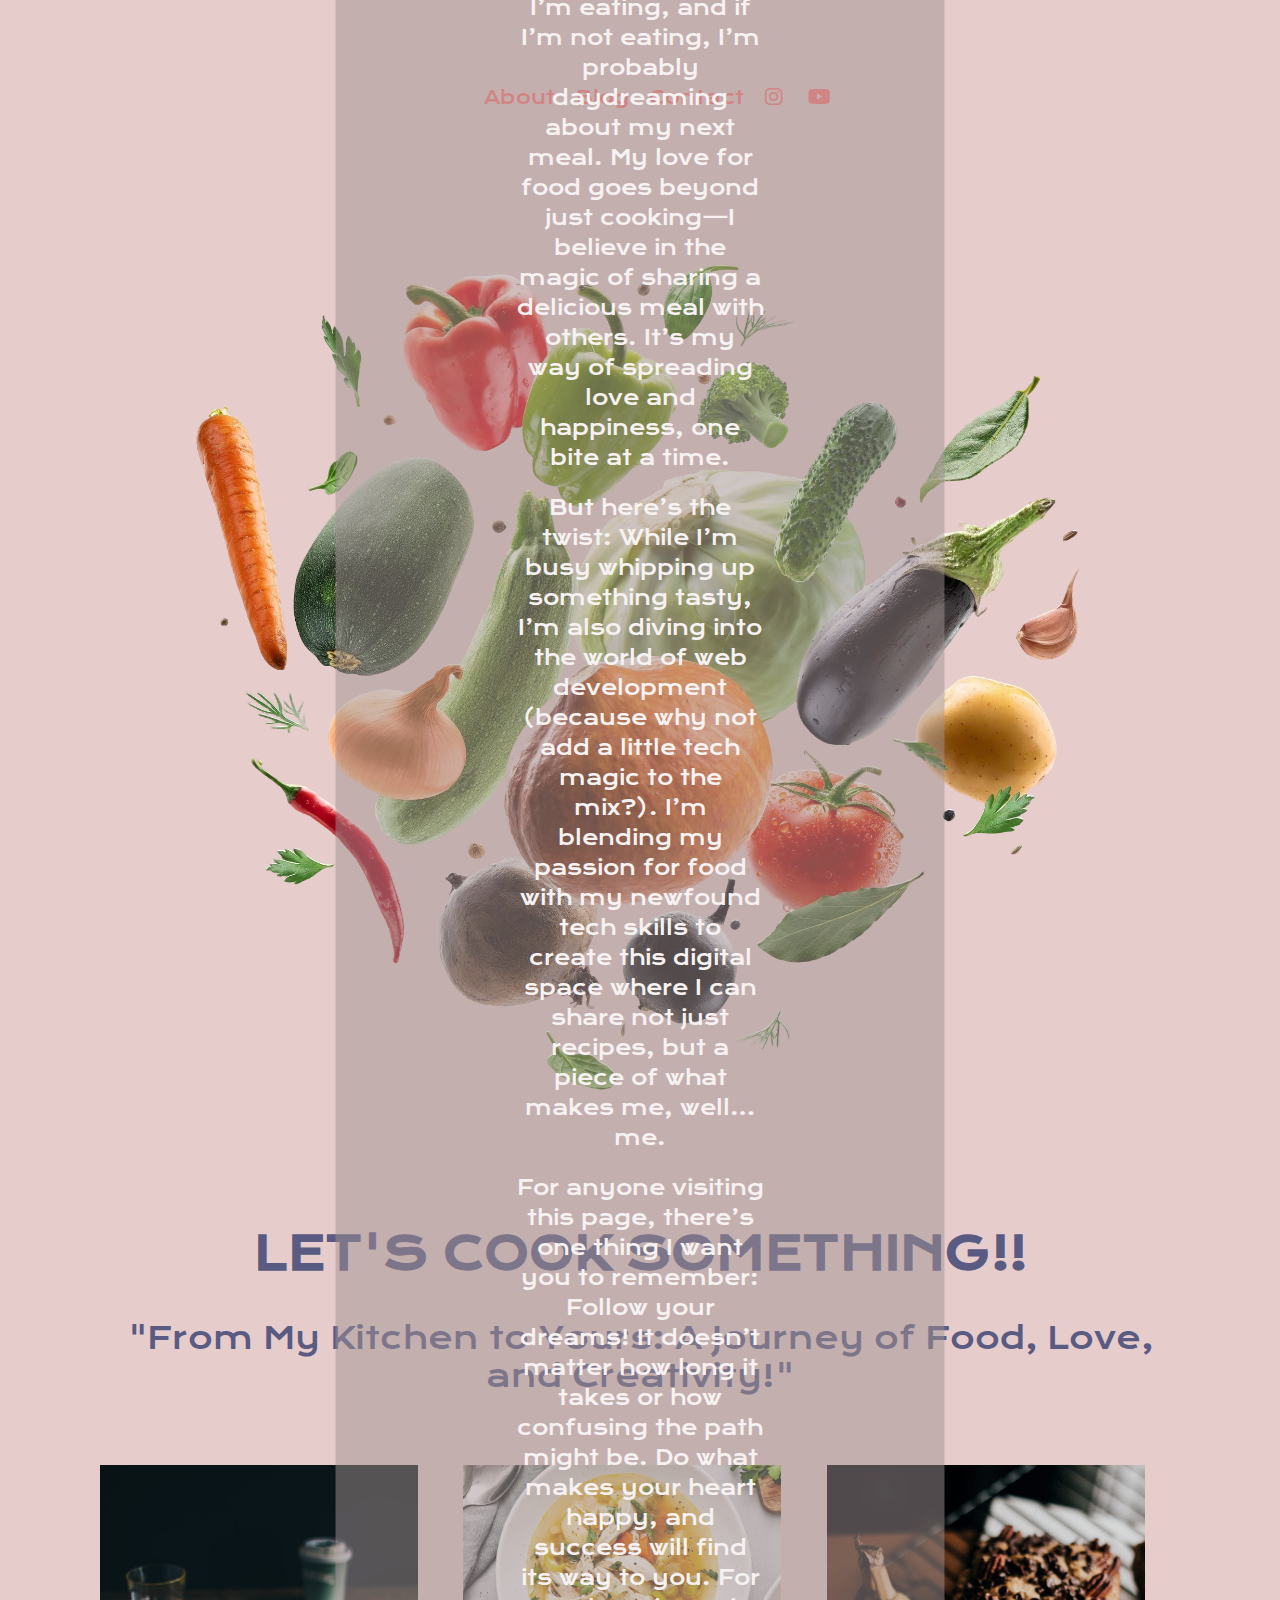
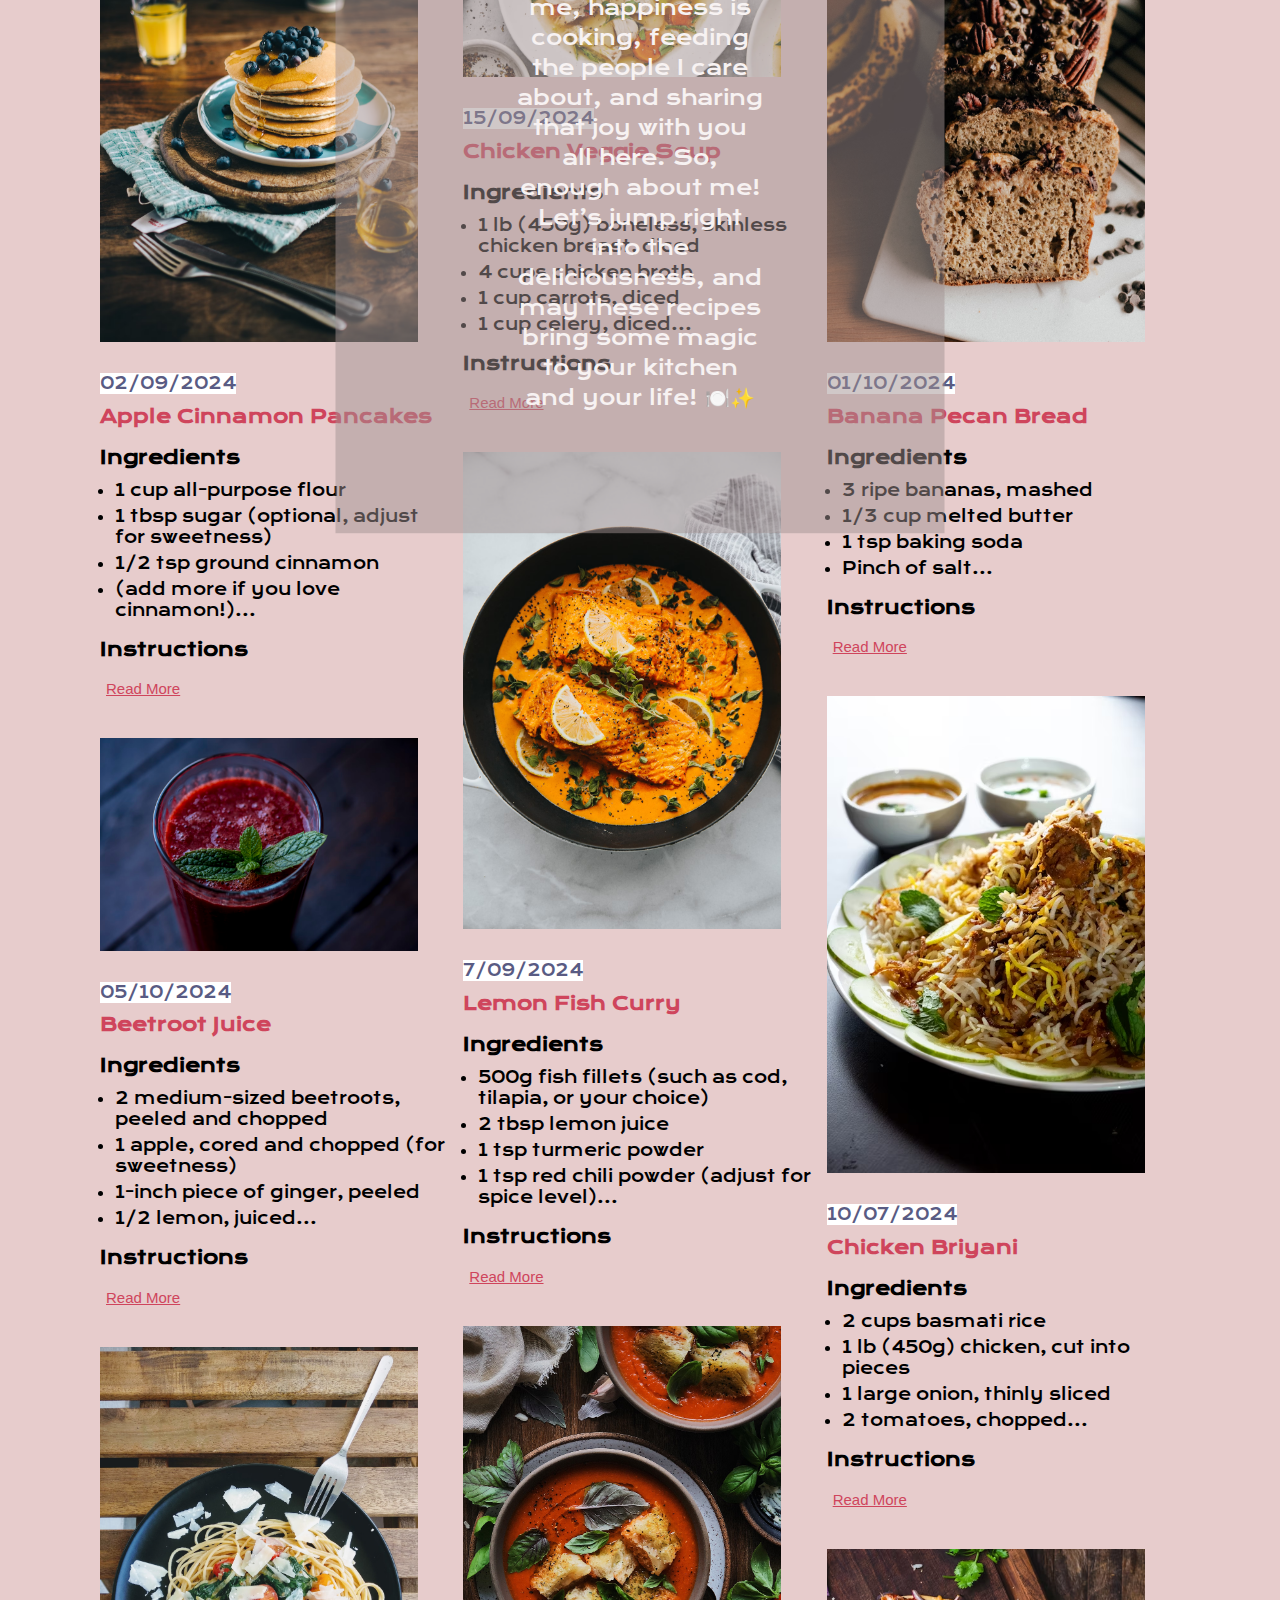
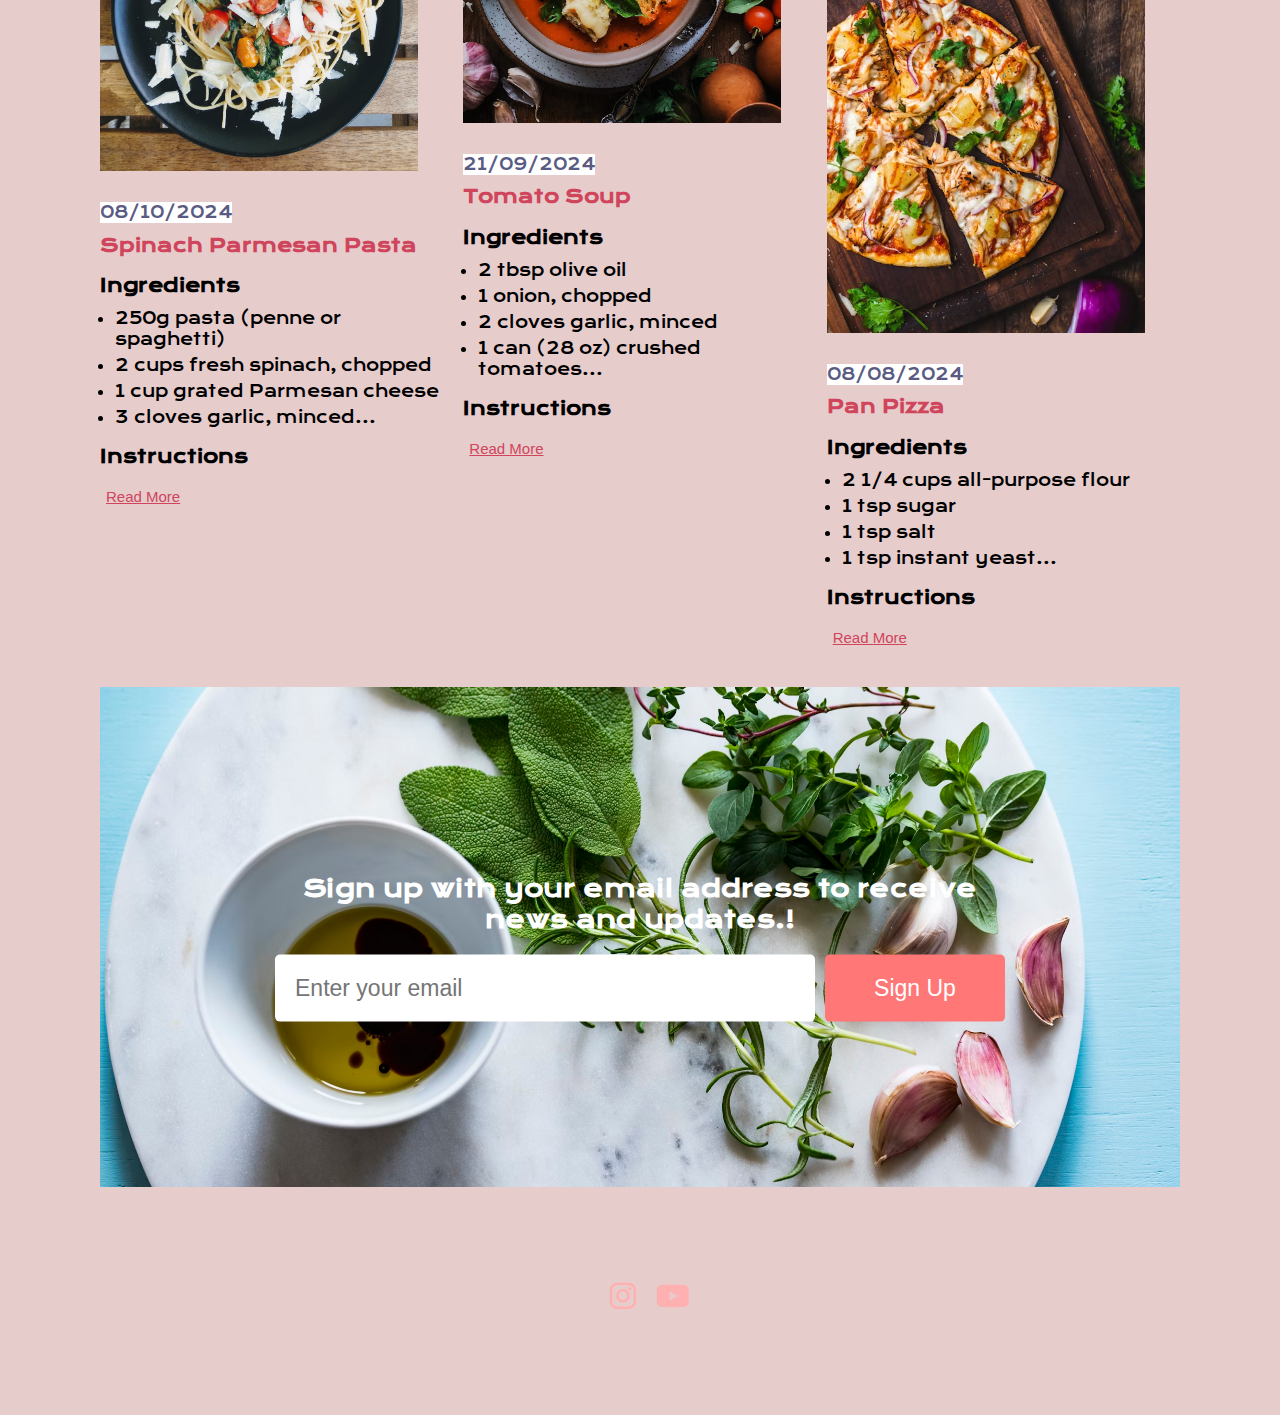
<file: projects/foodblog/index.html>
<!DOCTYPE html>
<html lang="en">
  <head>
    <meta charset="UTF-8" />
    <meta name="viewport" content="width=device-width, initial-scale=1.0" />
    <title>Food is Love</title>
    <link rel="stylesheet" href="food.css" />
    <link
      rel="stylesheet"
      href="https://cdnjs.cloudflare.com/ajax/libs/font-awesome/6.0.0-beta3/css/all.min.css"
    />
    <link rel="preconnect" href="https://fonts.googleapis.com" />
    <link rel="preconnect" href="https://fonts.gstatic.com" crossorigin />
    <link
      href="https://fonts.googleapis.com/css2?family=Krona+One&display=swap"
      rel="stylesheet"
    />
  </head>
  <body>
    <nav class="navbar">
      <!-- <div class="logo">
        <img src="logo.png" class="logo-img" alt="" />
      </div> -->

      <!-- NAVBAR -->
      <ul class="nav-links">
        <li><a href="#about">About</a></li>
        <li><a href="#blog">Blog</a></li>
        <li><a href="#contact">Contact</a></li>
        <li>
          <a href="https://www.instagram.com" target="_blank"
            ><i class="fab fa-instagram"></i
          ></a>
        </li>
        <li>
          <a href="https://www.youtube.com" target="_blank"
            ><i class="fab fa-youtube"></i
          ></a>
        </li>
      </ul>
    </nav>

    <!-- My story -->
    <div class="container">
      <img class="left-image rotate" src="vegy 1.png" alt="veggies" />

      <div class="content2">
        <h1>Welcome to My World of Cooking, Eating, and Eating!!!!😂</h1>
        <p>
          Hi, I’m Ishmeen,26 years old and a self-proclaimed foodie at heart! If
          I’m not cooking, I’m eating, and if I’m not eating, I’m probably
          daydreaming about my next meal. My love for food goes beyond just
          cooking—I believe in the magic of sharing a delicious meal with
          others. It’s my way of spreading love and happiness, one bite at a
          time.
        </p>

        <p>
          But here’s the twist: While I’m busy whipping up something tasty, I’m
          also diving into the world of web development (because why not add a
          little tech magic to the mix?). I’m blending my passion for food with
          my newfound tech skills to create this digital space where I can share
          not just recipes, but a piece of what makes me, well… me.
        </p>

        <p>
          For anyone visiting this page, there’s one thing I want you to
          remember: Follow your dreams! It doesn’t matter how long it takes or
          how confusing the path might be. Do what makes your heart happy, and
          success will find its way to you. For me, happiness is cooking,
          feeding the people I care about, and sharing that joy with you all
          here. So, enough about me! Let’s jump right into the deliciousness,
          and may these recipes bring some magic to your kitchen and your life!
          🍽️✨
        </p>
      </div>
    </div>

    <div class="container2">
      <h2>LET'S COOK SOMETHING!!</h2>
      <p>
        "From My Kitchen to Yours: A Journey of Food, Love, and Creativity!"
      </p>
    </div>

    <div class="container3">
      <div class="column">
        <img src="p10.avif" />
        <p class="content">02/09/2024</p>
        <h3 class="content">Apple Cinnamon Pancakes</h3>

        <div class="content">
          <h3 class="h32">Ingredients</h3>
          <ul>
            <li>1 cup all-purpose flour</li>
            <li>1 tbsp sugar (optional, adjust for sweetness)</li>
            <li>1/2 tsp ground cinnamon</li>
            <li>(add more if you love cinnamon!)...</li>
            <li class="hide-half">1 tsp baking powder</li>

            <li class="hide-half">1/2 tsp baking soda</li>
            
            <li class="hide-half">A pinch of salt</li>
            <li class="hide-half">3/4 cup milk (or a dairy-free alternative)</li>
            <li class="hide-half">1 large egg</li>
            <li class="hide-half">1 tsp vanilla extract</li>
            <li class="hide-half">1 tbsp melted butter (or oil)</li>
            <li class="hide-half">1 apple, peeled and grated</li>
            <li class="hide-half">Butter or oil for cooking</li>
          </ul>

          <h3 class="h33">Instructions</h3>
          <ol class="hide-full">
            <li>
              Mix the Dry Ingredients: In a large bowl, whisk together the
              flour, sugar, baking powder, baking soda, ground cinnamon, and
              salt.
            </li>
            <li>
              Prepare the Wet Ingredients: In another bowl, whisk the milk, egg,
              vanilla extract, and melted butter together until smooth.
            </li>
            <li>
              Combine Wet and Dry Ingredients: Pour the wet ingredients into the
              dry ingredients and stir gently until just combined. Don’t
              overmix! Fold in the grated apple.
            </li>
            <li>
              Cook the Pancakes: Heat a non-stick skillet or griddle over medium
              heat and lightly grease it with butter or oil. Pour 1/4 cup of the
              batter for each pancake onto the skillet. Cook until bubbles form
              on the surface, about 2-3 minutes, then flip and cook for another
              2-3 minutes or until golden brown.
            </li>
            <li>
              Serve and Enjoy: Serve the pancakes warm with a drizzle of maple
              syrup, a sprinkle of extra cinnamon, or some whipped cream. You
              can also top with extra apple slices or nuts for added texture!
            </li>
          </ol>
        </div>

        <button class="toggle-btn">Read More</button>

        <img src="p14.avif" />
        <p class="content">05/10/2024</p>
        <h3 class="content">Beetroot Juice</h3>
        <div class="content">
          <h3 class="h32">Ingredients</h3>
          <ul>
            <li>2 medium-sized beetroots, peeled and chopped</li>
            <li>1 apple, cored and chopped (for sweetness)</li>
            <li>1-inch piece of ginger, peeled</li>
            <li>1/2 lemon, juiced...</li>
            <li class="hide-half">1-2 cups water (adjust for desired consistency)</li>
            <li class="hide-half">Optional: A pinch of salt or black pepper</li>
            <li class="hide-half">Optional: Mint leaves for garnish</li>
          </ul>

          <h3 class="h33">Instructions</h3>
          <ol class="hide-full">
            <li>
              In a blender, combine the chopped beetroots, apple, ginger, and
              lemon juice.
            </li>
            <li>
              Add 1 cup of water and blend until smooth. If needed, add more
              water to achieve your desired consistency.
            </li>
            <li>
              Strain the mixture through a fine mesh sieve or cheesecloth into a
              glass or pitcher to remove the pulp, if desired.
            </li>
            <li>
              Stir in a pinch of salt or black pepper for added flavor, if
              using.
            </li>
            <li>
              Serve chilled or over ice, garnished with mint leaves if desired.
            </li>
          </ol>
        </div>

        <button class="toggle-btn">Read More</button>

        <img src="p7.avif" />
        <p class="content">08/10/2024</p>
        <h3 class="content">Spinach Parmesan Pasta</h3>
        <div class="content">
          <h3 class="h32">Ingredients</h3>
          <ul>
            <li>250g pasta (penne or spaghetti)</li>
            <li>2 cups fresh spinach, chopped</li>
            <li>1 cup grated Parmesan cheese</li>
            <li>3 cloves garlic, minced...</li>
            <li class="hide-half">2 tbsp olive oil</li>
            <li class="hide-half" >1 tsp red pepper flakes (optional)</li>
            <li class="hide-half">Salt and black pepper to taste</li>
            <li class="hide-half">1/2 cup heavy cream (or milk for a lighter option)</li>
            <li class="hide-half">Fresh basil for garnish (optional)</li>
          </ul>

          <h3 class="h33">Instructions</h3>
          <ol class="hide-full">
            <li>
              Cook the pasta according to package instructions until al dente.
              Drain and set aside, reserving 1/2 cup of pasta water.
            </li>
            <li>
              In a large skillet, heat olive oil over medium heat. Add minced
              garlic and sauté until fragrant, about 1-2 minutes.
            </li>
            <li>
              Add the chopped spinach and cook until wilted, about 3-4 minutes.
            </li>
            <li>
              Reduce the heat to low and stir in the heavy cream. Cook for
              another 2 minutes.
            </li>
            <li>
              Add the cooked pasta to the skillet, along with the reserved pasta
              water. Toss to combine.
            </li>
            <li>
              Stir in the grated Parmesan cheese and mix until the cheese is
              melted and the pasta is coated.
            </li>
            <li>
              Season with red pepper flakes (if using), salt, and black pepper
              to taste.
            </li>
            <li>
              Serve hot, garnished with fresh basil and additional Parmesan
              cheese if desired.
            </li>
          </ol>
        </div>

        <button class="toggle-btn">Read More</button>
      </div>

      <div class="column">
        <img src="p17" />
        <p class="content p1">15/09/2024</p>
        <h3 class="content h31">Chicken Veggie Soup</h3>
        <div class="content">
          <h3 class="h32">Ingredients</h3>
          <ul>
            <li>1 lb (450g) boneless, skinless chicken breast, diced</li>
            <li>4 cups chicken broth</li>
            <li>1 cup carrots, diced</li>
            <li>1 cup celery, diced...</li>
            <li class="hide-half">1 cup potatoes, diced</li>
            <li class="hide-half">1 cup green beans, trimmed and cut into pieces</li>
            <li class="hide-half">1 onion, chopped</li>
            <li class="hide-half">3 cloves garlic, minced</li>
            <li class="hide-half">1 tsp dried thyme</li>
            <li class="hide-half">1 tsp dried oregano</li>
            <li class="hide-half">Salt and pepper to taste</li>
            <li class="hide-half">2 tbsp olive oil</li>
            <li class="hide-half">Fresh parsley, chopped (for garnish)</li>
          </ul>

          <h3 class="h33">Instructions</h3>
          <ol class="hide-full">
            <li>
              Heat the olive oil in a large pot over medium heat. Add the
              chopped onion and minced garlic, sautéing until fragrant and
              translucent.
            </li>
            <li>
              Add the diced chicken to the pot, cooking until it's no longer
              pink, about 5-7 minutes.
            </li>
            <li>
              Stir in the carrots, celery, and potatoes. Cook for an additional
              5 minutes, stirring occasionally.
            </li>
            <li>
              Pour in the chicken broth and add the green beans, thyme, oregano,
              salt, and pepper. Bring the mixture to a boil.
            </li>
            <li>
              Reduce the heat to low and let the soup simmer for 25-30 minutes,
              or until the vegetables are tender and the chicken is fully
              cooked.
            </li>
            <li>
              Adjust seasoning if necessary. Serve hot, garnished with fresh
              parsley.
            </li>
          </ol>
        </div>
        <button class="toggle-btn">Read More</button>

        <img src="p12.avif" />
        <p class="content">7/09/2024</p>
        <h3 class="content">Lemon Fish Curry</h3>
        <div class="content">
          <h3 class="h32">Ingredients</h3>
          <ul>
            <li>500g fish fillets (such as cod, tilapia, or your choice)</li>
            <li>2 tbsp lemon juice</li>
            <li>1 tsp turmeric powder</li>
            <li>1 tsp red chili powder (adjust for spice level)...</li>
            <li class="hide-half">1 tsp coriander powder</li>
            <li class="hide-half">1 tsp cumin powder</li>
            <li class="hide-half">1 medium onion, finely chopped</li>
            <li class="hide-half">2 cloves garlic, minced</li>
            <li class="hide-half">1 inch ginger, grated</li>
            <li class="hide-half">1 green chili, slit (optional)</li>
            <li class="hide-half">1 cup coconut milk</li>
            <li class="hide-half">2 tbsp vegetable oil</li>
            <li class="hide-half">Salt to taste</li>
            <li class="hide-half">Fresh coriander leaves for garnish</li>
          </ul>

          <h3 class="h33">Instructions</h3>
          <ol class="hide-full">
            <li>
              In a bowl, marinate the fish fillets with lemon juice, turmeric
              powder, red chili powder, and salt. Set aside for 15-20 minutes.
            </li>
            <li>
              Heat oil in a pan over medium heat. Add chopped onions and sauté
              until they turn golden brown.
            </li>
            <li>
              Add minced garlic, grated ginger, and green chili to the pan.
              Sauté for a couple of minutes until fragrant.
            </li>
            <li>
              Add coriander powder and cumin powder. Stir well and cook for
              another minute.
            </li>
            <li>
              Pour in the coconut milk, stirring to combine. Bring the mixture
              to a gentle simmer.
            </li>
            <li>
              Carefully add the marinated fish fillets to the curry. Cook for
              about 10-15 minutes or until the fish is cooked through and flakes
              easily with a fork.
            </li>
            <li>
              Adjust seasoning with salt and add more lemon juice if desired.
            </li>
            <li>Garnish with fresh coriander leaves before serving.</li>
            <li>Serve hot with steamed rice or bread of your choice.</li>
          </ol>
        </div>

        <button class="toggle-btn">Read More</button>

        <img src="p13.avif" />
        <p class="content">21/09/2024</p>
        <h3 class="content">Tomato Soup</h3>
        <div class="content">
          <h3 class="h32">Ingredients</h3>
          <ul>
            <li>2 tbsp olive oil</li>
            <li>1 onion, chopped</li>
            <li>2 cloves garlic, minced</li>
            <li>1 can (28 oz) crushed tomatoes...</li>
            <li class="hide-half">2 cups vegetable broth</li>
            <li class="hide-half">1 tsp sugar (optional, to balance acidity)</li>
            <li class="hide-half">1 tsp dried basil</li>
            <li class="hide-half">1 tsp dried oregano</li>
            <li class="hide-half">Salt and pepper to taste</li>
            <li class="hide-half">1/4 cup heavy cream (optional)</li>
            <li class="hide-half">Fresh basil leaves, for garnish</li>
          </ul>

          <h3 class="h33">Instructions</h3>
          <ol class="hide-full">
            <li>
              In a large pot, heat the olive oil over medium heat. Add the
              chopped onion and sauté until soft and translucent, about 5
              minutes.
            </li>
            <li>
              Add the minced garlic and cook for an additional minute, stirring
              frequently.
            </li>
            <li>
              Stir in the crushed tomatoes, vegetable broth, sugar, dried basil,
              oregano, salt, and pepper. Bring the mixture to a boil.
            </li>
            <li>
              Reduce the heat and let the soup simmer for 20-25 minutes,
              allowing the flavors to meld.
            </li>
            <li>If using, stir in the heavy cream and heat through.</li>
            <li>
              Using an immersion blender, blend the soup until smooth (or
              transfer to a blender in batches). Return to the pot to heat if
              necessary.
            </li>
            <li>Serve hot, garnished with fresh basil leaves.</li>
          </ol>
        </div>
        <button class="toggle-btn">Read More</button>
      </div>

      <div class="column">
        <img src="p8.avif" />
        <p class="content">01/10/2024</p>
        <h3 class="content">Banana Pecan Bread</h3>
        <div class="content">
          <h3 class="h32">Ingredients</h3>
          <ul>
            <li>3 ripe bananas, mashed</li>
            <li>1/3 cup melted butter</li>
            <li>1 tsp baking soda</li>
            <li>Pinch of salt...</li>
            <li class="hide-half"">3/4 cup sugar (adjust for sweetness)</li>
            <li class="hide-half">1 large egg, beaten</li>
            <li class="hide-half">1 tsp vanilla extract</li>
            <li class="hide-half">1 1/2 cups all-purpose flour</li>
            <li class="hide-half">1/2 cup chopped pecans (optional)</li>
          </ul>

          <h3 class="h33">Instructions</h3>
          <ol class="hide-full">
            <li>
              Preheat your oven to 350°F (175°C). Grease a 4x8 inch loaf pan.
            </li>
            <li>
              In a mixing bowl, mash the ripe bananas with a fork until smooth.
            </li>
            <li>Stir the melted butter into the mashed bananas.</li>
            <li>Add in the baking soda and salt, and mix well.</li>
            <li>
              Stir in the sugar, beaten egg, and vanilla extract until combined.
            </li>
            <li>
              Gradually mix in the flour until just combined. Do not overmix!
            </li>
            <li>If using, fold in the chopped pecans.</li>
            <li>Pour the batter into the prepared loaf pan.</li>
            <li>
              Bake for 60-65 minutes, or until a toothpick inserted into the
              center comes out clean.
            </li>
            <li>
              Let the bread cool in the pan for about 10 minutes, then transfer
              to a wire rack to cool completely.
            </li>
          </ol>
        </div>

        <button class="toggle-btn">Read More</button>

        <img src="p2.avif" />
        <p class="content">10/07/2024</p>
        <h3 class="content">Chicken Briyani</h3>
        <div class="content">
          <h3 class="h32">Ingredients</h3>
          <ul>
            <li>2 cups basmati rice</li>
            <li>1 lb (450g) chicken, cut into pieces</li>
            <li>1 large onion, thinly sliced</li>
            <li>2 tomatoes, chopped...</li>
            <li class="hide-half">1/2 cup plain yogurt</li>
            <li class="hide-half">1/4 cup cooking oil or ghee</li>
            <li class="hide-half">4 cups water</li>
            <li class="hide-half">2-3 green chilies, slit</li>
            <li class="hide-half">1 tbsp ginger-garlic paste</li>
            <li class="hide-half">1/2 tsp turmeric powder</li>
            <li class="hide-half">1 tsp red chili powder (adjust for spice)</li>
            <li class="hide-half">1 tsp garam masala</li>
            <li class="hide-half">1/4 cup fresh cilantro, chopped</li>
            <li class="hide-half">1/4 cup fresh mint leaves, chopped</li>
            <li class="hide-half">Salt to taste</li>
            <li class="hide-half">
              Whole spices (2-3 cardamom pods, 2-3 cloves, 1 bay leaf, and a
              small stick of cinnamon)
            </li>
          </ul>

          <h3 class="h33">Instructions</h3>
          <ol class="hide-full">
            <li>
              Rinse the basmati rice in cold water until the water runs clear.
              Soak the rice in water for about 30 minutes, then drain.
            </li>
            <li>
              In a large pot, heat oil or ghee over medium heat. Add the whole
              spices and sauté until fragrant.
            </li>
            <li>Add the sliced onions and sauté until golden brown.</li>
            <li>
              Stir in the ginger-garlic paste and green chilies, cooking for
              another minute.
            </li>
            <li>Add the chicken pieces and cook until they turn white.</li>
            <li>
              Mix in the chopped tomatoes, turmeric powder, red chili powder,
              and salt. Cook until the tomatoes are soft.
            </li>
            <li>
              Stir in the yogurt and cook for a few minutes until well combined.
            </li>
            <li>
              Add the soaked and drained rice to the pot and gently mix it with
              the chicken and spices.
            </li>
            <li>
              Pour in 4 cups of water and bring to a boil. Once boiling, reduce
              the heat to low, cover, and cook for 20-25 minutes, or until the
              rice is cooked and the water is absorbed.
            </li>
            <li>
              Once done, sprinkle garam masala, chopped cilantro, and mint
              leaves on top. Gently fluff the biryani with a fork.
            </li>
            <li>Serve hot with raita (yogurt sauce) or salad.</li>
          </ol>
        </div>

        <button class="toggle-btn">Read More</button>

        <img src="p3.avif" />
        <p class="content">08/08/2024</p>
        <h3 class="content">Pan Pizza</h3>
        <div class="content">
          <h3 class="h32">Ingredients</h3>
          <ul>
            <li>2 1/4 cups all-purpose flour</li>
            <li>1 tsp sugar</li>
            <li>1 tsp salt</li>
            <li>1 tsp instant yeast...</li>
            <li class="hide-half">3/4 cup warm water (about 110°F/43°C)</li>
            <li class="hide-half">1 tbsp olive oil</li>
            <li class="hide-half">1 cup pizza sauce</li>
            <li class="hide-half">2 cups shredded mozzarella cheese</li>
            <li class="hide-half">1/2 cup sliced pepperoni (or toppings of your choice)</li>
            <li class="hide-half">1/2 tsp dried oregano (optional)</li>
            <li class="hide-half">1/2 tsp garlic powder (optional)</li>
            <li class="hide-half">Fresh basil leaves for garnish (optional)</li>
          </ul>

          <h3 class="h33">Instructions</h3>
          <ol class="hide-full">
            <li>
              In a large mixing bowl, combine the flour, sugar, salt, and
              instant yeast. Mix well.
            </li>
            <li>
              Add the warm water and olive oil to the dry ingredients. Mix until
              a rough dough forms.
            </li>
            <li>
              Knead the dough on a floured surface for about 5-7 minutes until
              smooth and elastic.
            </li>
            <li>
              Place the dough in a lightly greased bowl, cover it with a clean
              cloth, and let it rise in a warm place for 1-2 hours or until
              doubled in size.
            </li>
            <li>Preheat your oven to 475°F (245°C).</li>
            <li>
              Once the dough has risen, punch it down and transfer it to a
              greased 12-inch (30 cm) cast-iron skillet or pizza pan. Press the
              dough evenly to the edges of the pan.
            </li>
            <li>
              Spread the pizza sauce over the dough, leaving a small border
              around the edges.
            </li>
            <li>
              Sprinkle the shredded mozzarella cheese evenly over the sauce. Add
              pepperoni or your favorite toppings on top.
            </li>
            <li>
              If desired, sprinkle dried oregano and garlic powder over the
              toppings for extra flavor.
            </li>
            <li>
              Bake the pizza in the preheated oven for 15-20 minutes or until
              the crust is golden brown and the cheese is bubbly and slightly
              browned.
            </li>
            <li>
              Remove the pizza from the oven and let it cool for a few minutes.
              Garnish with fresh basil leaves if desired.
            </li>
            <li>Slice and enjoy your delicious pan pizza!</li>
          </ol>
        </div>

        <button class="toggle-btn">Read More</button>
      </div>
    </div>

    <div class="image-container">
      <img src="p.avif" alt="Landscape" class="background-image" />

      <div class="signup-container">
        <h2>Sign up with your email address to receive news and updates.!</h2>
        <form class="signup-form">
          <input
            type="email"
            class="email-input"
            placeholder="Enter your email"
            required
          />
          <button type="submit" class="signup-button">Sign Up</button>
        </form>
      </div>
    </div>

    <footer class="footer">
      <nav class="navbar2">
        <div class="footer-nav">
          <!--footer NAVBAR -->
          <ul class="footer-links">
            <li>
              <a href="https://www.instagram.com" target="_blank"
                ><i class="fab fa-instagram"></i
              ></a>
            </li>
            <li>
              <a href="https://www.youtube.com" target="_blank"
                ><i class="fab fa-youtube"></i
              ></a>
            </li>
          </ul>
        </div>
      </nav>
    </footer>

    <script src="food.js"></script>
  </body>
</html>
</file>
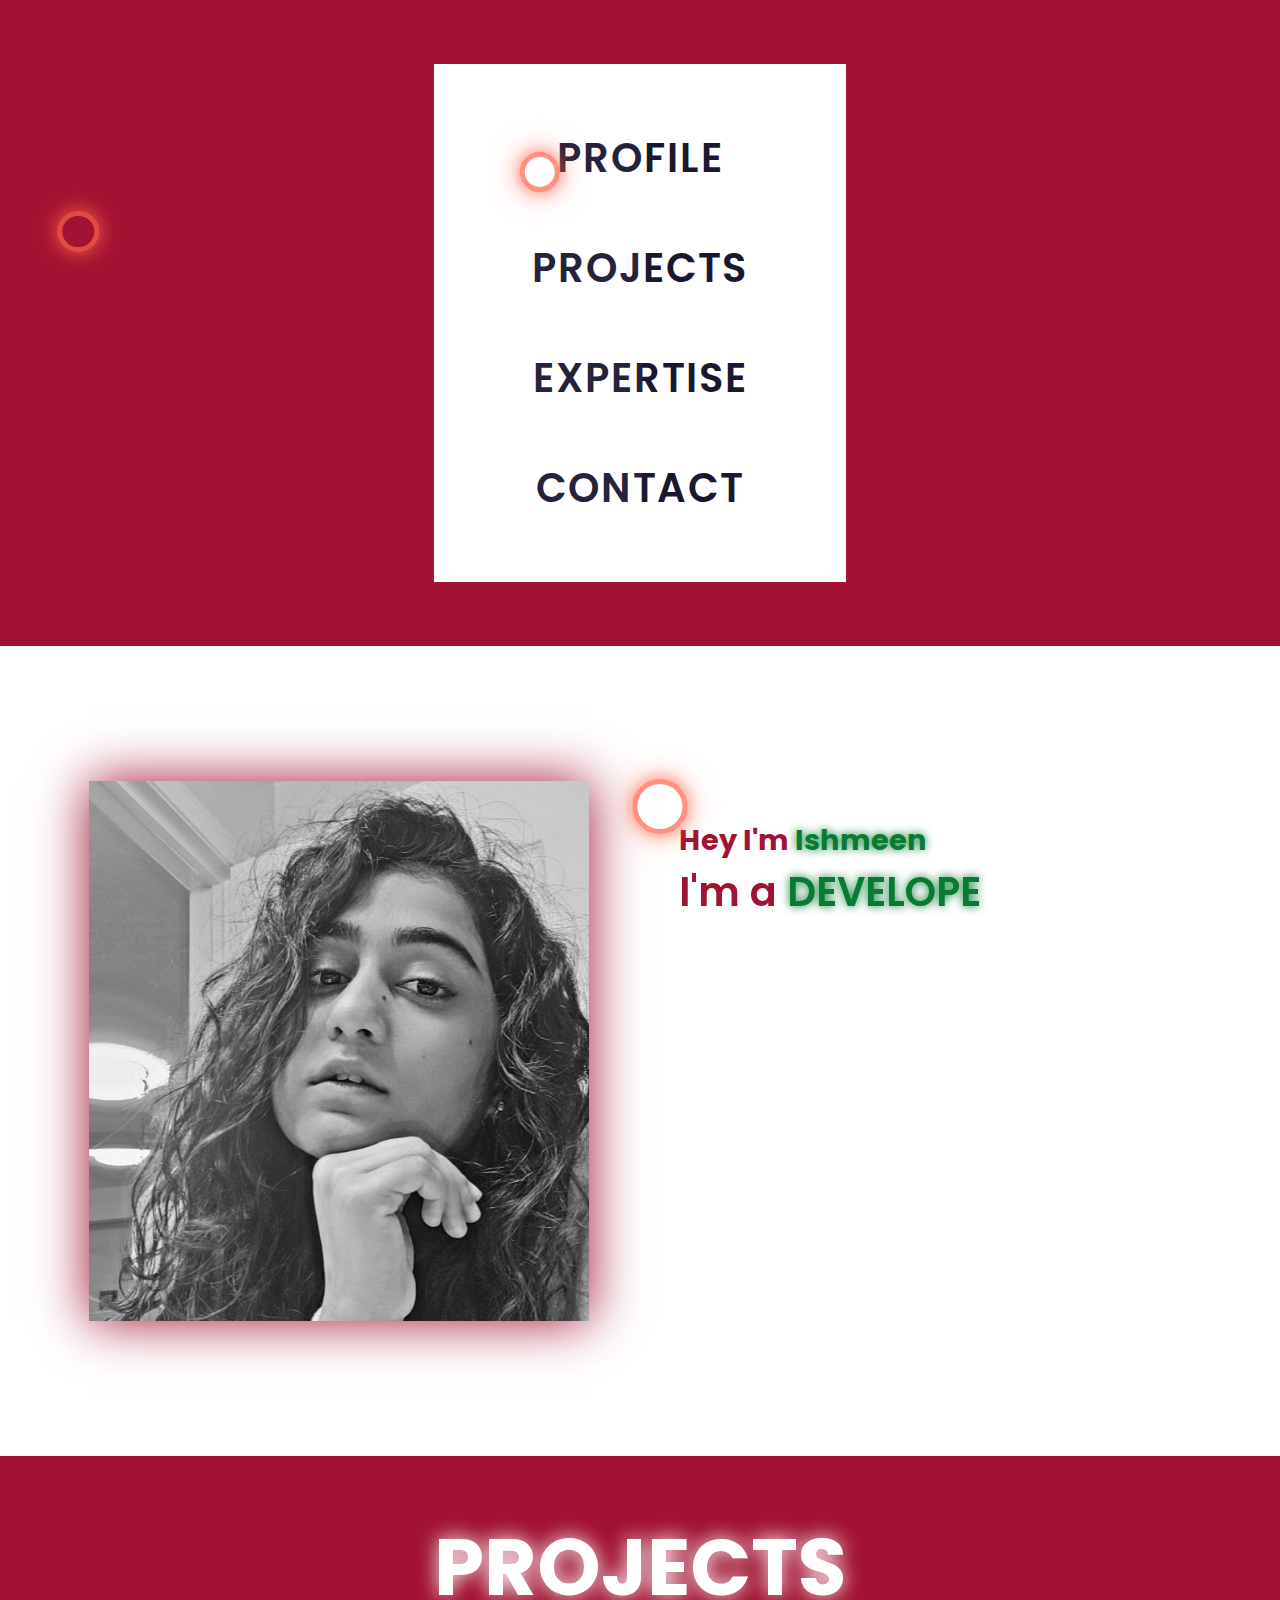
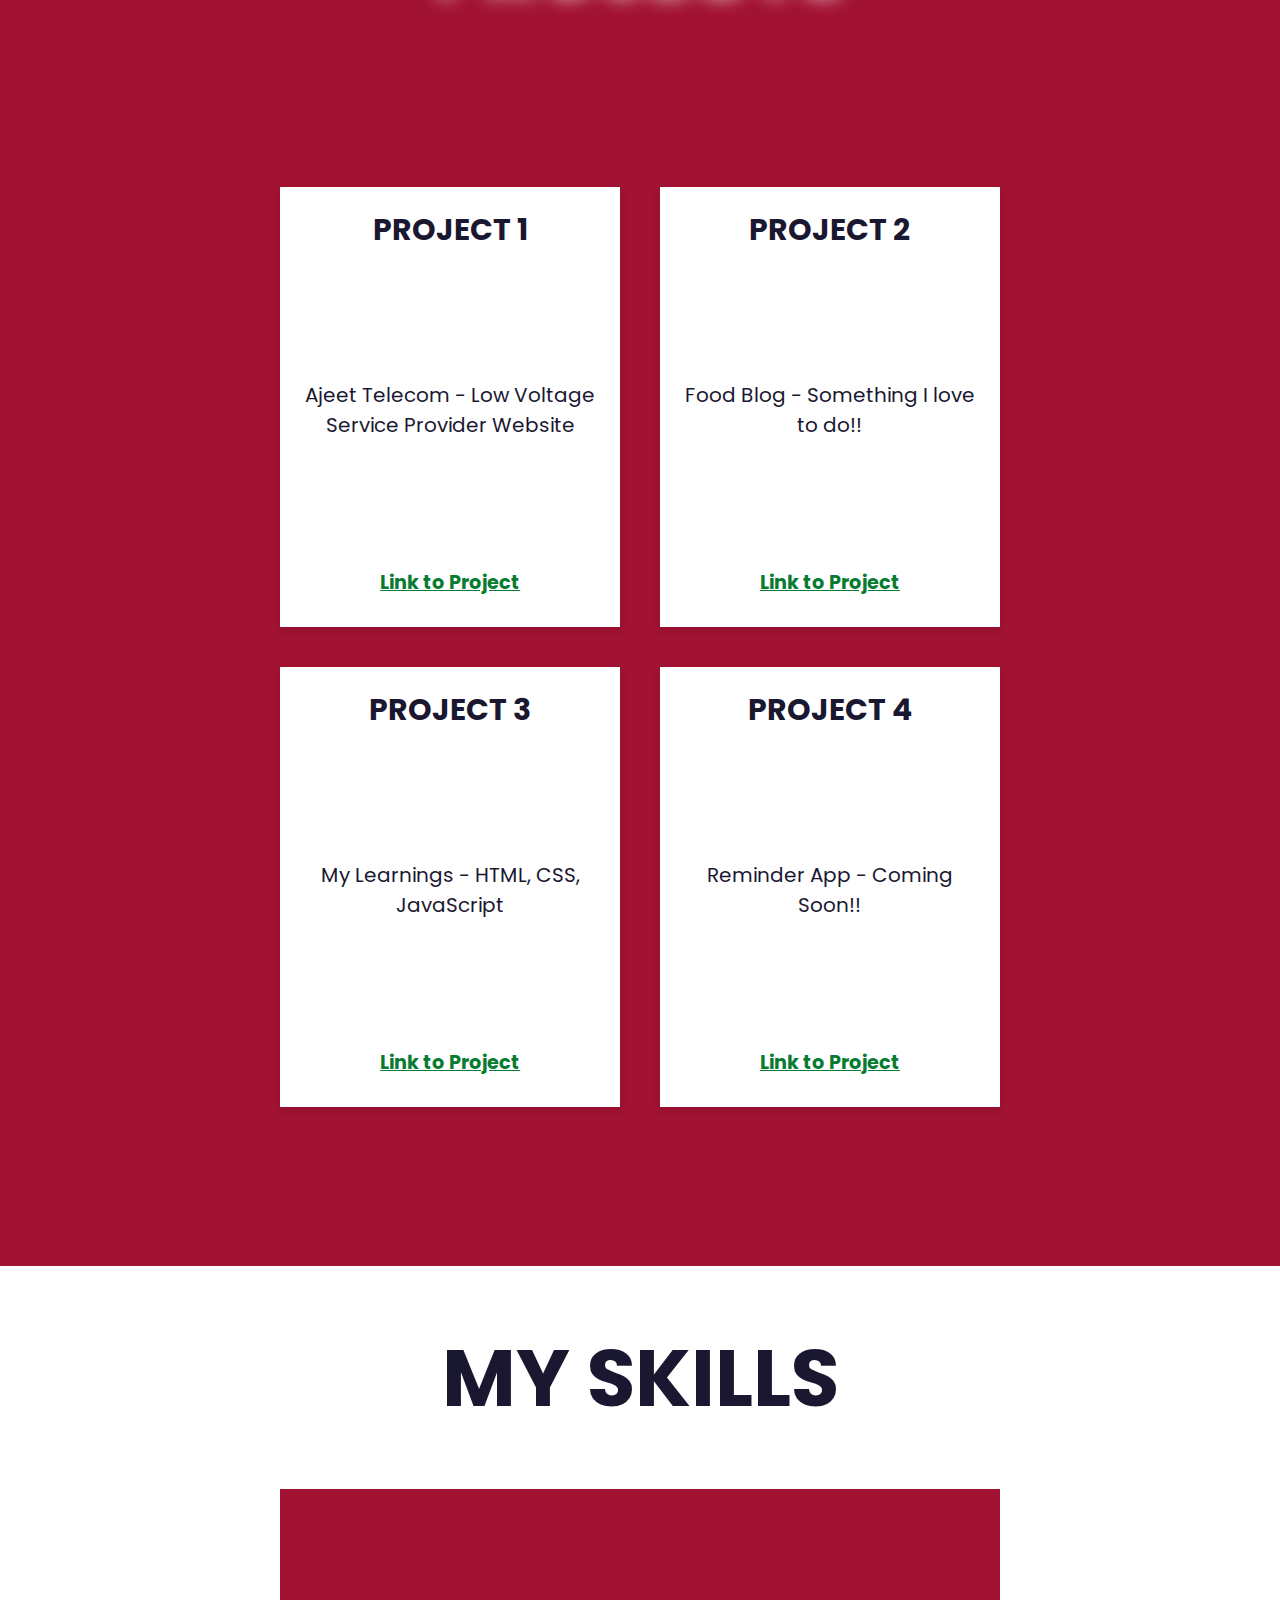
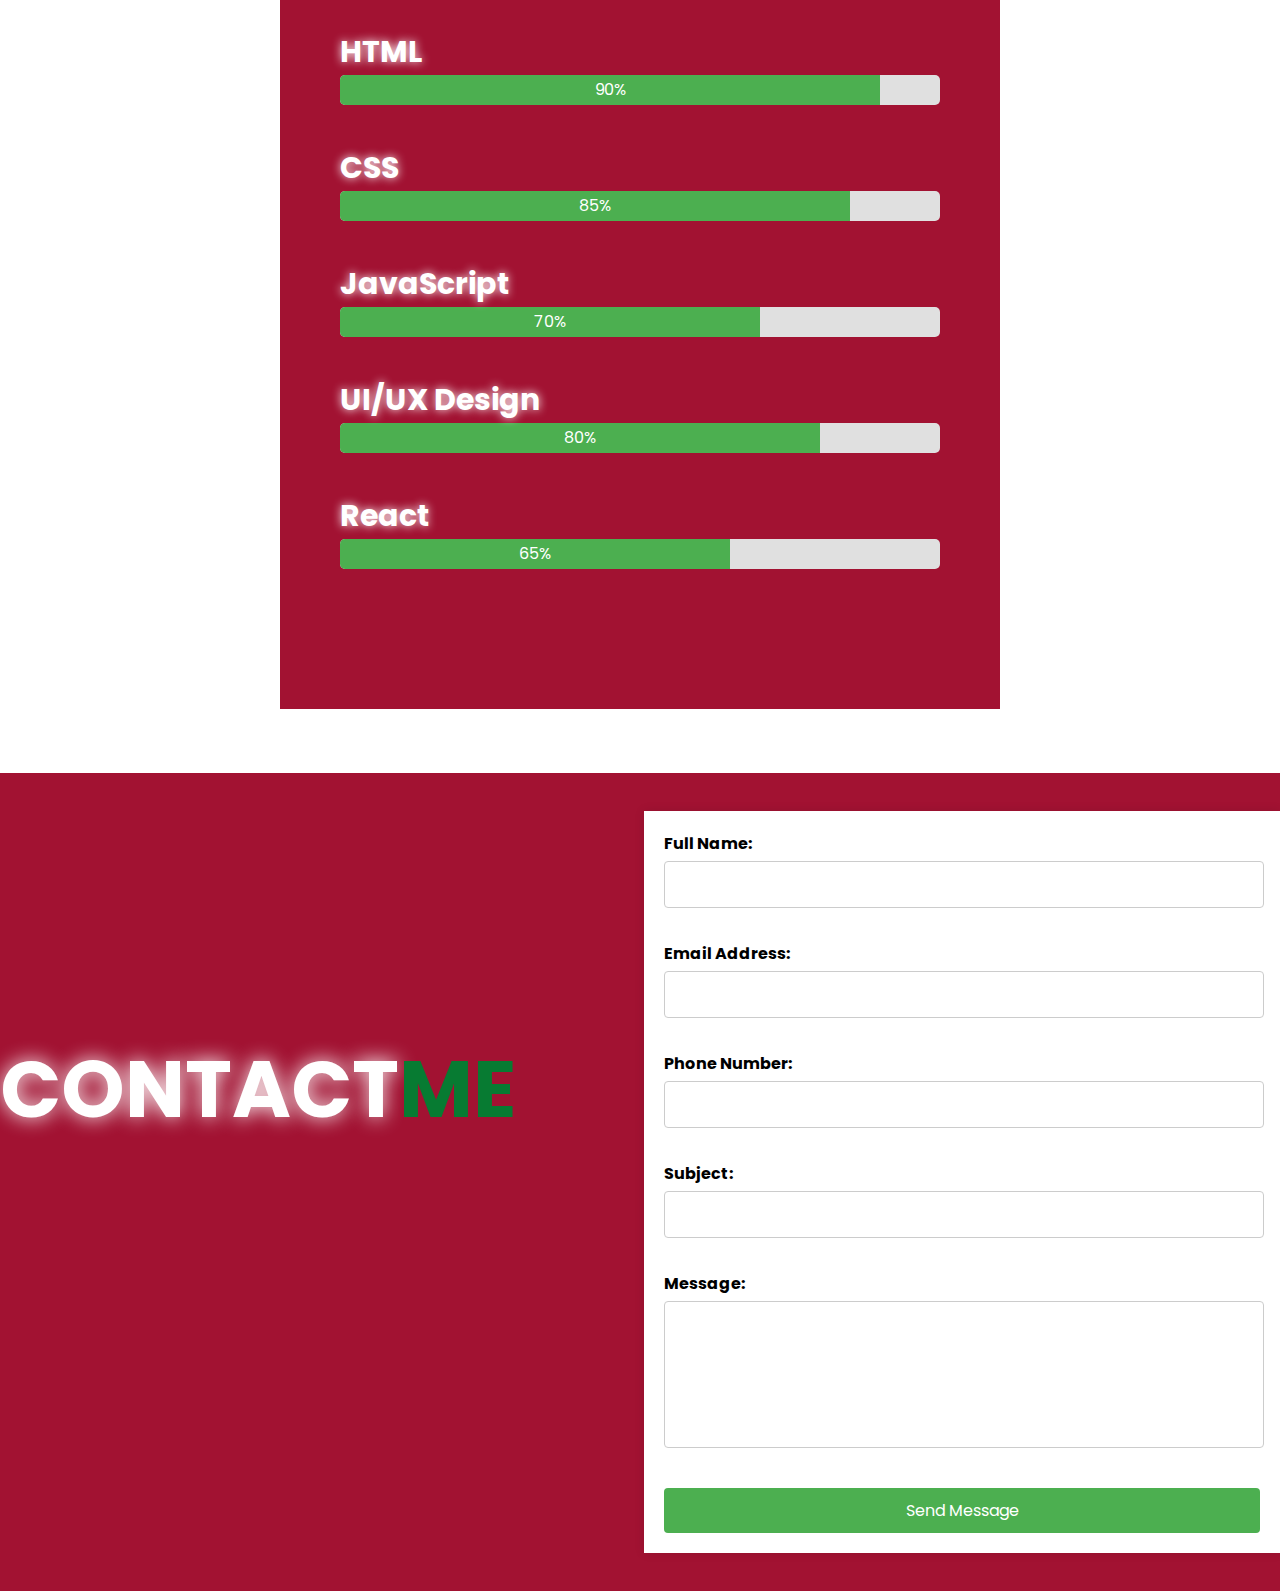
<file: projects/portfolio/index.html>
<!DOCTYPE html>
<html lang="en">
  <head>
    <meta charset="UTF-8" />
    <meta name="viewport" content="width=device-width, initial-scale=1.0" />
    <title>Portfolio</title>
    <link rel="stylesheet" href="https://cdnjs.cloudflare.com/ajax/libs/font-awesome/6.5.1/css/all.min.css">
    <link rel="stylesheet" href="https://unpkg.com/aos@next/dist/aos.css" />
    <link rel="stylesheet" href="portfolio.css" />
  </head>
  <body>

    <div class="circle-container">
      <div class="circle"></div>
      <div class="circle"></div>
      <div class="circle"></div>
    </div>
    

    <div class="container3">

      <div>

      </div>

      <div class="container">
        <ul>
          <li><a href="#home">Profile</a></li>
          <li><a href="#news">Projects</a></li>
          <li><a href="#news">Expertise</a></li>
          <li><a href="#about">Contact</a></li>
        </ul>
      </div>

      <div> 

      </div>

    </div>


<!-- PROFILE STARTS -->

      <section>
        <div class="main-container">
            <div class="image"data-aos="zoom-out" data-aos-duration="3000">
                <img src="Snapchat-738358464.jpg" alt="">
            </div>
            <div class="content">
                <h1>Hey I'm <span>Ishmeen</span></h1>
                <div class="typewriter" data-aos="fade-right" data-aos-duration="1500" data-aos-delay="900">I'm a <span class="typewriter-text"></span><label for=""></label></div>
                <p  data-aos="flip-down" data-aos-duration="1500" data-aos-delay="1100">Lorem ipsum dolor sit amet consectetur, adipisicing elit. Fugit quasi commodi quia rerum, iste corporis expedita in excepturi nesciunt repellendus quisquam amet provident ad mollitia debitis odit voluptatem necessitatibus tempora.</p>
                <div class="social-links">
                    <a href="#" data-aos="fade-up" data-aos-duration="1500" data-aos-delay="1300"><i class="fa-brands fa-github"></i></a>
                    <a href="#"  data-aos="fade-up" data-aos-duration="1500" data-aos-delay="1400"><i class="fa-brands fa-facebook"></i></a>
                    <a href="#"  data-aos="fade-up" data-aos-duration="1500" data-aos-delay="1500" ><i class="fa-brands fa-linkedin"></i></a>
                </div>
                <div class="btn" data-aos="zoom-in" data-aos-duration="1500" data-aos-delay="1800" >
                    <button>Hire Me</button>
                </div>
            </div>
        </div>
    </section>

<!-- PROFILE ENDS -->

<!-- PROJECT STARTS -->

<div class="card-container-head">
  <h1>PROJECTS</h1>
</div>

<div class="card-container">
  <div class="card">
    <h2>Project 1</h2>
    <p>Ajeet Telecom - Low Voltage Service Provider Website</p>
    <button>Link to Project</button>
  </div>

  <div class="card">
    <h2>Project 2</h2>
    <p>Food Blog - Something I love to do!!</p>
    <button>Link to Project</button>
  </div>

  <div class="card">
    <h2>Project 3</h2>
    <p>My Learnings - HTML, CSS, JavaScript</p>
    <button>Link to Project</button>
  </div>

  <div class="card">
    <h2>Project 4</h2>
    <p>Reminder App - Coming Soon!!</p>
    <button>Link to Project</button>
  </div>
</div> <!-- Closing the card-container div properly -->

<!-- PROJECT ENDS -->

<!-- SKILLS START -->

<div class="skill-head"><h1>MY SKILLS</h></div>

<div class="container5-head">
  <div class="container5">
    <div class="skill">
      <h3>HTML</h3>
      <div class="progress-bar">
        <div class="progress" style="width: 90%;">90%</div>
      </div>
    </div>
  
    <div class="skill">
      <h3>CSS</h3>
      <div class="progress-bar">
        <div class="progress" style="width: 85%;">85%</div>
      </div>
    </div>
  
    <div class="skill">
      <h3>JavaScript</h3>
      <div class="progress-bar">
        <div class="progress" style="width: 70%;">70%</div>
      </div>
    </div>
  
    <div class="skill">
      <h3>UI/UX Design</h3>
      <div class="progress-bar">
        <div class="progress" style="width: 80%;">80%</div>
      </div>
    </div>
  
    <div class="skill">
      <h3>React</h3>
      <div class="progress-bar">
        <div class="progress" style="width: 65%;">65%</div>
      </div>
    </div>
  </div>
  
</div>

  <div class="form-color">

    <div class="contact-me"> <h1>CONTACT<span>ME</span></h1> </div>

    <div class="contact-container">
     
     
      <!-- <h2>Contact Me</h2> -->

      <form id="contact-form" action="your-server-endpoint" method="POST">
          <div class="form-group">
              <label for="name">Full Name:</label>
              <input type="text" id="name" name="name" required>
          </div>

          <div class="form-group">
              <label for="email">Email Address:</label>
              <input type="email" id="email" name="email" required>
          </div>

          <div class="form-group">
              <label for="phone">Phone Number:</label>
              <input type="tel" id="phone" name="phone">
          </div>

          <div class="form-group">
              <label for="subject">Subject:</label>
              <input type="text" id="subject" name="subject" required>
          </div>

          <div class="form-group">
              <label for="message">Message:</label>
              <textarea id="message" name="message" rows="5" required></textarea>
          </div>

          <button type="submit">Send Message</button>
      </form>

    
    </div>
</div>

<!-- <div class="button-container2">
  <div class="button-container">
    <a href="#">
      <span></span>
      <span></span>
      <span></span>
      <span></span>
      Projects On GitHub
    </a>
  </div>
</div> -->


   <script src="https://unpkg.com/aos@next/dist/aos.js"></script>
    <script>
      AOS.init({offset:0});
    </script>


    <script src="portfolio.js"></script>
  </body>
</html>
</file>
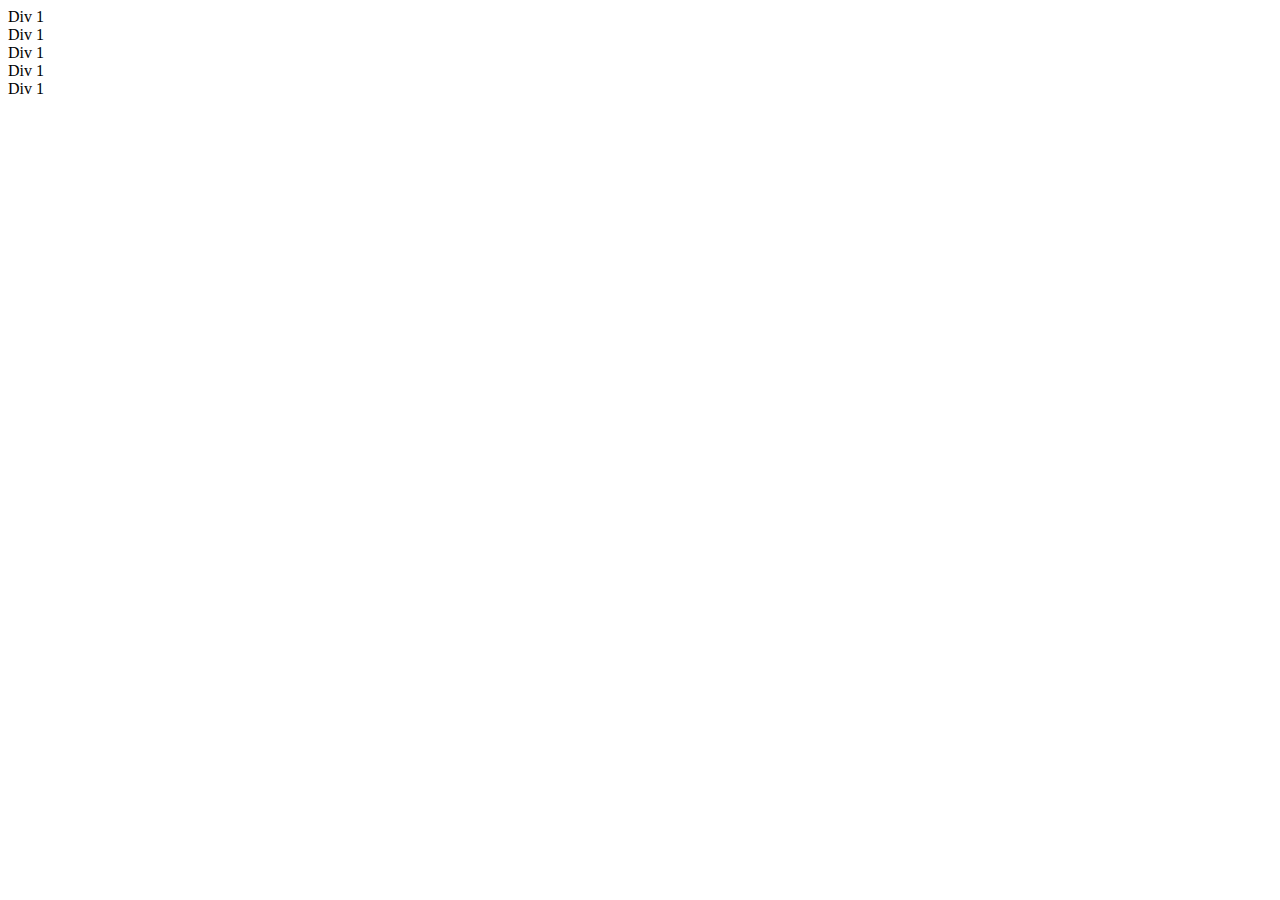
<file: projects/Project1/index.html>
<!DOCTYPE html>
<html lang="en">
<head>
    <meta charset="UTF-8">
    <meta name="viewport" content="width=device-width, initial-scale=1.0">
    <title>Project1</title>
</head>
<body>
<div>Div 1</div>
<div>Div 1</div>
<div>Div 1</div>
<div>Div 1</div>
<div>Div 1</div>
</body>
</html>
</file>
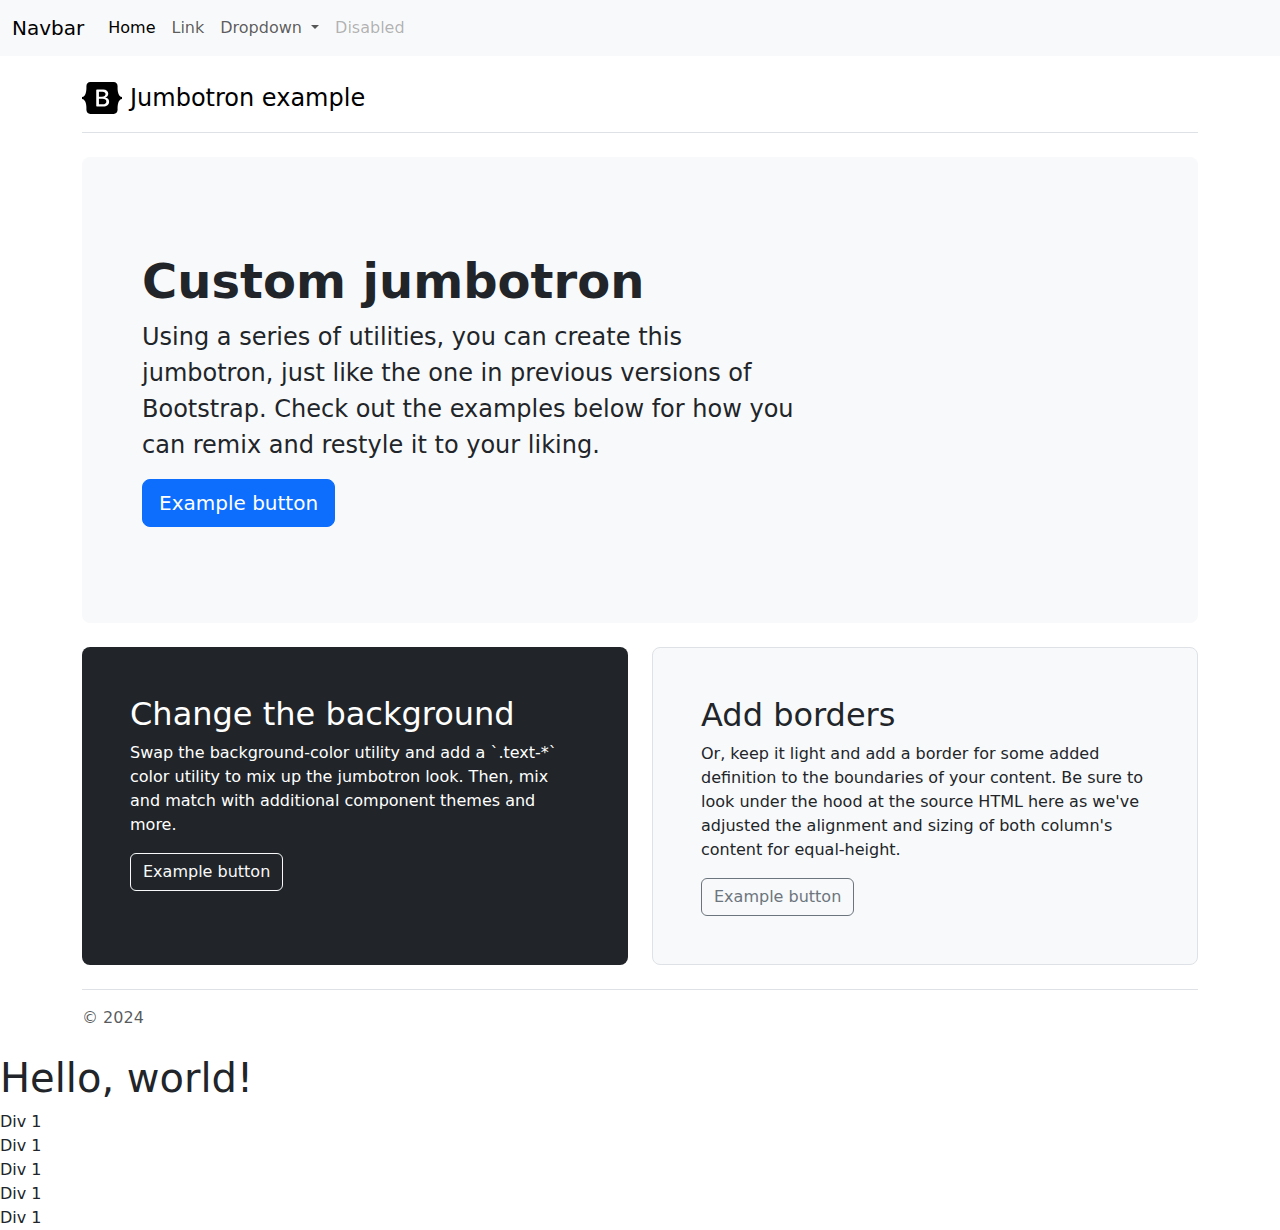
<file: projects/projectone/index.html>
<!doctype html>
<html lang="en">
  <head>
    <meta charset="utf-8">
    <meta name="viewport" content="width=device-width, initial-scale=1">
    <title>Bootstrap demo</title>
    <link href="https://cdn.jsdelivr.net/npm/bootstrap@5.3.3/dist/css/bootstrap.min.css" rel="stylesheet" integrity="sha384-QWTKZyjpPEjISv5WaRU9OFeRpok6YctnYmDr5pNlyT2bRjXh0JMhjY6hW+ALEwIH" crossorigin="anonymous">
  </head>
  <body>
    <!-- Navbar -->
    <nav class="navbar navbar-expand-lg bg-body-tertiary">
        <div class="container-fluid">
          <a class="navbar-brand" href="#">Navbar</a>
          <button class="navbar-toggler" type="button" data-bs-toggle="collapse" data-bs-target="#navbarSupportedContent" aria-controls="navbarSupportedContent" aria-expanded="false" aria-label="Toggle navigation">
            <span class="navbar-toggler-icon"></span>
          </button>
          <div class="collapse navbar-collapse" id="navbarSupportedContent">
            <ul class="navbar-nav me-auto mb-2 mb-lg-0">
              <li class="nav-item">
                <a class="nav-link active" aria-current="page" href="#">Home</a>
              </li>
              <li class="nav-item">
                <a class="nav-link" href="#">Link</a>
              </li>
              <li class="nav-item dropdown">
                <a class="nav-link dropdown-toggle" href="#" role="button" data-bs-toggle="dropdown" aria-expanded="false">
                  Dropdown
                </a>
                <ul class="dropdown-menu">
                  <li><a class="dropdown-item" href="#">Action</a></li>
                  <li><a class="dropdown-item" href="#">Another action</a></li>
                  <li><hr class="dropdown-divider"></li>
                  <li><a class="dropdown-item" href="#">Something else here</a></li>
                </ul>
              </li>
              <li class="nav-item">
                <a class="nav-link disabled" aria-disabled="true">Disabled</a>
              </li>
            </ul>
          </div>
        </div>
      </nav>
      <!-- Navbar ends -->

      <!-- Main -->
      <div class="container py-4">
        <header class="pb-3 mb-4 border-bottom">
          <a href="/" class="d-flex align-items-center text-body-emphasis text-decoration-none">
            <svg xmlns="http://www.w3.org/2000/svg" width="40" height="32" class="me-2" viewBox="0 0 118 94" role="img"><title>Bootstrap</title><path fill-rule="evenodd" clip-rule="evenodd" d="M24.509 0c-6.733 0-11.715 5.893-11.492 12.284.214 6.14-.064 14.092-2.066 20.577C8.943 39.365 5.547 43.485 0 44.014v5.972c5.547.529 8.943 4.649 10.951 11.153 2.002 6.485 2.28 14.437 2.066 20.577C12.794 88.106 17.776 94 24.51 94H93.5c6.733 0 11.714-5.893 11.491-12.284-.214-6.14.064-14.092 2.066-20.577 2.009-6.504 5.396-10.624 10.943-11.153v-5.972c-5.547-.529-8.934-4.649-10.943-11.153-2.002-6.484-2.28-14.437-2.066-20.577C105.214 5.894 100.233 0 93.5 0H24.508zM80 57.863C80 66.663 73.436 72 62.543 72H44a2 2 0 01-2-2V24a2 2 0 012-2h18.437c9.083 0 15.044 4.92 15.044 12.474 0 5.302-4.01 10.049-9.119 10.88v.277C75.317 46.394 80 51.21 80 57.863zM60.521 28.34H49.948v14.934h8.905c6.884 0 10.68-2.772 10.68-7.727 0-4.643-3.264-7.207-9.012-7.207zM49.948 49.2v16.458H60.91c7.167 0 10.964-2.876 10.964-8.281 0-5.406-3.903-8.178-11.425-8.178H49.948z" fill="currentColor"></path></svg>
            <span class="fs-4">Jumbotron example</span>
          </a>
        </header>
    
        <div class="p-5 mb-4 bg-body-tertiary rounded-3">
          <div class="container-fluid py-5">
            <h1 class="display-5 fw-bold">Custom jumbotron</h1>
            <p class="col-md-8 fs-4">Using a series of utilities, you can create this jumbotron, just like the one in previous versions of Bootstrap. Check out the examples below for how you can remix and restyle it to your liking.</p>
            <button class="btn btn-primary btn-lg" type="button">Example button</button>
          </div>
        </div>
    
        <div class="row align-items-md-stretch">
          <div class="col-md-6">
            <div class="h-100 p-5 text-bg-dark rounded-3">
              <h2>Change the background</h2>
              <p>Swap the background-color utility and add a `.text-*` color utility to mix up the jumbotron look. Then, mix and match with additional component themes and more.</p>
              <button class="btn btn-outline-light" type="button">Example button</button>
            </div>
          </div>
          <div class="col-md-6">
            <div class="h-100 p-5 bg-body-tertiary border rounded-3">
              <h2>Add borders</h2>
              <p>Or, keep it light and add a border for some added definition to the boundaries of your content. Be sure to look under the hood at the source HTML here as we've adjusted the alignment and sizing of both column's content for equal-height.</p>
              <button class="btn btn-outline-secondary" type="button">Example button</button>
            </div>
          </div>
        </div>
    
        <footer class="pt-3 mt-4 text-body-secondary border-top">
          © 2024
        </footer>
      </div>
      <!-- Main End -->
      <h1>Hello, world!</h1>
      <div>Div 1</div>
      <div>Div 1</div>
      <div>Div 1</div>
      <div>Div 1</div>
      <div>Div 1</div>
      <script src="https://cdn.jsdelivr.net/npm/bootstrap@5.3.3/dist/js/bootstrap.bundle.min.js" integrity="sha384-YvpcrYf0tY3lHB60NNkmXc5s9fDVZLESaAA55NDzOxhy9GkcIdslK1eN7N6jIeHz" crossorigin="anonymous"></script>
</body>
</html>
</file>
<file: style.css>
*,
:after,
:before {
	box-sizing: border-box;
	border: 0 solid #48515e
}

:after,
:before {
	--tw-content: ""
}

html {
	line-height: 1.5;
	-webkit-text-size-adjust: 100%;
	-moz-tab-size: 4;
	-o-tab-size: 4;
	tab-size: 4;
	font-family: var(--font-satoshi), sans-serif;
	font-feature-settings: normal;
	font-variation-settings: normal
}

body {
	margin: 0;
	line-height: inherit
}

a {
	color: inherit;
	text-decoration: inherit
}

button,
input {
	font-family: inherit;
	font-feature-settings: inherit;
	font-variation-settings: inherit;
	font-size: 100%;
	font-weight: inherit;
	line-height: inherit;
	color: inherit;
	margin: 0;
	padding: 0
}

button {
	text-transform: none
}

[type=submit] {
	-webkit-appearance: button;
	background-color: transparent;
	background-image: none
}

::-webkit-inner-spin-button,
::-webkit-outer-spin-button {
	height: auto
}

::-webkit-search-decoration {
	-webkit-appearance: none
}

::-webkit-file-upload-button {
	-webkit-appearance: button;
	font: inherit
}

h2,
h3,
p {
	margin: 0
}

input::placeholder,
textarea::placeholder {
	opacity: 1;
	color: #333c49
}

button {
	cursor: pointer
}

:disabled {
	cursor: default
}

canvas,
svg {
	display: block;
	vertical-align: middle
}

*,
:after,
:before {
	--tw-border-spacing-x: 0;
	--tw-border-spacing-y: 0;
	--tw-translate-x: 0;
	--tw-translate-y: 0;
	--tw-rotate: 0;
	--tw-skew-x: 0;
	--tw-skew-y: 0;
	--tw-scale-x: 1;
	--tw-scale-y: 1;
	--tw-pan-x: ;
	--tw-pan-y: ;
	--tw-pinch-zoom: ;
	--tw-scroll-snap-strictness: proximity;
	--tw-gradient-from-position: ;
	--tw-gradient-via-position: ;
	--tw-gradient-to-position: ;
	--tw-ordinal: ;
	--tw-slashed-zero: ;
	--tw-numeric-figure: ;
	--tw-numeric-spacing: ;
	--tw-numeric-fraction: ;
	--tw-ring-inset: ;
	--tw-ring-offset-width: 0px;
	--tw-ring-offset-color: #fff;
	--tw-ring-color: rgba(59, 130, 246, .5);
	--tw-ring-offset-shadow: 0 0#0000;
	--tw-ring-shadow: 0 0#0000;
	--tw-shadow: 0 0#0000;
	--tw-shadow-colored: 0 0#0000;
	--tw-blur: ;
	--tw-brightness: ;
	--tw-contrast: ;
	--tw-grayscale: ;
	--tw-hue-rotate: ;
	--tw-invert: ;
	--tw-saturate: ;
	--tw-sepia: ;
	--tw-drop-shadow: ;
	--tw-backdrop-blur: ;
	--tw-backdrop-brightness: ;
	--tw-backdrop-contrast: ;
	--tw-backdrop-grayscale: ;
	--tw-backdrop-hue-rotate: ;
	--tw-backdrop-invert: ;
	--tw-backdrop-opacity: ;
	--tw-backdrop-saturate: ;
	--tw-backdrop-sepia:
}

.absolute {
	position: absolute
}

.relative {
	position: relative
}

.inset-0 {
	inset: 0
}

.inset-1 {
	inset: .25rem
}

.inset-4 {
	inset: 1rem
}

.-bottom-2 {
	bottom: -.5rem
}

.-bottom-3 {
	bottom: -.75rem
}

.-bottom-4 {
	bottom: -1rem
}

.-bottom-6 {
	bottom: -1.5rem
}

.-bottom-\[9px\] {
	bottom: -9px
}

.-right-12 {
	right: -3rem
}

.-right-36 {
	right: -9rem
}

.-right-6 {
	right: -1.5rem
}

.-top-4 {
	top: -1rem
}

.left-1\/2 {
	left: 50%
}

.left-\[7px\] {
	left: 7px
}

.right-0 {
	right: 0
}

.top-0 {
	top: 0
}

.z-10 {
	z-index: 10
}

.order-1 {
	order: 1
}

.order-2 {
	order: 2
}

.order-3 {
	order: 3
}

.col-span-1 {
	grid-column: span 1/span 1
}

.col-span-10 {
	grid-column: span 10/span 10
}

.col-span-12 {
	grid-column: span 12/span 12
}

.col-span-2 {
	grid-column: span 2/span 2
}

.col-span-6 {
	grid-column: span 6/span 6
}

.mx-auto {
	margin-left: auto;
	margin-right: auto
}

.mb-1 {
	margin-bottom: .25rem
}

.mb-10 {
	margin-bottom: 2.5rem
}

.mb-2 {
	margin-bottom: .5rem
}

.mb-2\.5 {
	margin-bottom: .625rem
}

.mb-4 {
	margin-bottom: 1rem
}

.mr-3\.5 {
	margin-right: .875rem
}

.mt-2 {
	margin-top: .5rem
}

.mt-4 {
	margin-top: 1rem
}

.mt-6 {
	margin-top: 1.5rem
}

.mt-8 {
	margin-top: 2rem
}

.inline-block {
	display: inline-block
}

.inline {
	display: inline
}

.flex {
	display: flex
}

.inline-flex {
	display: inline-flex
}

.grid {
	display: grid
}

.hidden {
	display: none
}

.h-1 {
	height: .25rem
}

.h-1\.5 {
	height: .375rem
}

.h-10 {
	height: 2.5rem
}

.h-11 {
	height: 2.75rem
}

.h-12 {
	height: 3rem
}

.h-14 {
	height: 3.5rem
}

.h-16 {
	height: 4rem
}

.h-2 {
	height: .5rem
}

.h-24 {
	height: 6rem
}

.h-3\.5 {
	height: .875rem
}

.h-4 {
	height: 1rem
}

.h-6 {
	height: 1.5rem
}

.h-64 {
	height: 16rem
}

.h-80 {
	height: 20rem
}

.h-9 {
	height: 2.25rem
}

.h-\[18px\] {
	height: 18px
}

.h-full {
	height: 100%
}

.w-12 {
	width: 3rem
}

.w-2 {
	width: .5rem
}

.w-3\.5 {
	width: .875rem
}

.w-4 {
	width: 1rem
}

.w-5 {
	width: 1.25rem
}

.w-6 {
	width: 1.5rem
}

.w-64 {
	width: 16rem
}

.w-96 {
	width: 24rem
}

.w-\[18px\] {
	width: 18px
}

.w-auto {
	width: auto
}

.w-fit {
	width: -moz-fit-content;
	width: fit-content
}

.w-full {
	width: 100%
}

.min-w-\[160px\] {
	min-width: 160px
}

.min-w-\[32px\] {
	min-width: 32px
}

.max-w-2xl {
	max-width: 42rem
}

.max-w-8xl {
	max-width: 100rem
}

.max-w-\[200px\] {
	max-width: 200px
}

.max-w-\[34px\] {
	max-width: 34px
}

.max-w-\[40px\] {
	max-width: 40px
}

.max-w-\[50px\] {
	max-width: 50px
}

.max-w-\[52px\] {
	max-width: 52px
}

.max-w-\[55px\] {
	max-width: 55px
}

.max-w-\[58px\] {
	max-width: 58px
}

.max-w-\[60px\] {
	max-width: 60px
}

.max-w-\[70px\] {
	max-width: 70px
}

.max-w-\[76px\] {
	max-width: 76px
}

.max-w-\[78px\] {
	max-width: 78px
}

.max-w-\[80px\] {
	max-width: 80px
}

.max-w-\[86px\] {
	max-width: 86px
}

.max-w-full {
	max-width: 100%
}

.max-w-md {
	max-width: 28rem
}

.flex-1 {
	flex: 1 1 0%
}

.flex-shrink-0 {
	flex-shrink: 0
}

.origin-top-left {
	transform-origin: top left
}

.-translate-x-1\/2 {
	--tw-translate-x: -50%
}

.-translate-y-14 {
	--tw-translate-y: -3.5rem
}

.translate-x-12 {
	transform: translate(var(--tw-translate-x), var(--tw-translate-y)) rotate(var(--tw-rotate)) skewX(var(--tw-skew-x)) skewY(var(--tw-skew-y)) scaleX(var(--tw-scale-x)) scaleY(var(--tw-scale-y))
}

.translate-x-12 {
	--tw-translate-x: 3rem
}

.translate-x-2 {
	--tw-translate-x: 0.5rem
}

.translate-y-1 {
	--tw-translate-y: 0.25rem
}

.rotate-180 {
	--tw-rotate: 180deg
}

.rotate-180,
.rotate-6 {
	transform: translate(var(--tw-translate-x), var(--tw-translate-y)) rotate(var(--tw-rotate)) skewX(var(--tw-skew-x)) skewY(var(--tw-skew-y)) scaleX(var(--tw-scale-x)) scaleY(var(--tw-scale-y))
}

.rotate-6 {
	--tw-rotate: 6deg
}

.transform {
	transform: translate(var(--tw-translate-x), var(--tw-translate-y)) rotate(var(--tw-rotate)) skewX(var(--tw-skew-x)) skewY(var(--tw-skew-y)) scaleX(var(--tw-scale-x)) scaleY(var(--tw-scale-y))
}

@keyframes spin {
	to {
		transform: rotate(1turn)
	}
}


.grid-cols-12 {
	grid-template-columns: repeat(12, minmax(0, 1fr))
}

.grid-cols-6 {
	grid-template-columns: repeat(6, minmax(0, 1fr))
}

.flex-col {
	flex-direction: column
}

.flex-col-reverse {
	flex-direction: column-reverse
}

.flex-wrap {
	flex-wrap: wrap
}

.items-start {
	align-items: flex-start
}

.items-end {
	align-items: flex-end
}

.items-center {
	align-items: center
}

.justify-end {
	justify-content: flex-end
}

.justify-center {
	justify-content: center
}

.justify-between {
	justify-content: space-between
}

.gap-10 {
	gap: 2.5rem
}

.gap-2 {
	gap: .5rem
}

.gap-4 {
	gap: 1rem
}

.gap-x-8 {
	-moz-column-gap: 2rem;
	column-gap: 2rem
}

.gap-y-4 {
	row-gap: 1rem
}

.gap-y-6 {
	row-gap: 1.5rem
}

.space-x-2>:not([hidden])~:not([hidden]) {
	--tw-space-x-reverse: 0;
	margin-right: calc(.5rem*var(--tw-space-x-reverse));
	margin-left: calc(.5rem*calc(1 - var(--tw-space-x-reverse)))
}

.space-x-3>:not([hidden])~:not([hidden]) {
	--tw-space-x-reverse: 0;
	margin-right: calc(.75rem*var(--tw-space-x-reverse));
	margin-left: calc(.75rem*calc(1 - var(--tw-space-x-reverse)))
}

.space-x-4>:not([hidden])~:not([hidden]) {
	--tw-space-x-reverse: 0;
	margin-right: calc(1rem*var(--tw-space-x-reverse));
	margin-left: calc(1rem*calc(1 - var(--tw-space-x-reverse)))
}

.space-y-6>:not([hidden])~:not([hidden]) {
	--tw-space-y-reverse: 0;
	margin-top: calc(1.5rem*calc(1 - var(--tw-space-y-reverse)));
	margin-bottom: calc(1.5rem*var(--tw-space-y-reverse))
}

.overflow-hidden {
	overflow: hidden
}

.overflow-x-hidden {
	overflow-x: hidden
}

.scroll-smooth {
	scroll-behavior: smooth
}

.whitespace-nowrap {
	white-space: nowrap
}

.rounded {
	border-radius: .25rem
}

.rounded-2xl {
	border-radius: 1rem
}

.rounded-full {
	border-radius: 9999px
}

.rounded-lg {
	border-radius: .5rem
}

.rounded-sm {
	border-radius: .125rem
}

.rounded-xl {
	border-radius: .75rem
}

.rounded-tl-xl {
	border-top-left-radius: .75rem
}

.border {
	border-width: 1px
}

.border-x {
	border-left-width: 1px;
	border-right-width: 1px
}

.border-b {
	border-bottom-width: 1px
}

.border-l {
	border-left-width: 1px
}

.border-r {
	border-right-width: 1px
}

.border-t {
	border-top-width: 1px
}

.border-t-0 {
	border-top-width: 0
}

.border-gray-10 {
	--tw-border-opacity: 1;
	border-color: rgb(233 238 243/var(--tw-border-opacity))
}

.border-gray-30 {
	--tw-border-opacity: 1;
	border-color: rgb(215 221 228/var(--tw-border-opacity))
}

.border-gray-40 {
	--tw-border-opacity: 1;
	border-color: rgb(175 185 201/var(--tw-border-opacity))
}

.border-gray-50\/20 {
	border-color: rgba(119, 129, 143, .2)
}

.border-white\/20 {
	border-color: hsla(0, 0%, 100%, .2)
}

.bg-black\/30 {
	background-color: rgba(0, 0, 0, .3)
}

.bg-gray-1000 {
	--tw-bg-opacity: 1;
	background-color: rgb(5 6 8/var(--tw-bg-opacity))
}

.bg-gray-30 {
	--tw-bg-opacity: 1;
	background-color: rgb(215 221 228/var(--tw-bg-opacity))
}

.bg-gray-40 {
	--tw-bg-opacity: 1;
	background-color: rgb(175 185 201/var(--tw-bg-opacity))
}

.bg-gray-5\/20 {
	background-color: rgba(242, 246, 250, .2)
}

.bg-gray-50 {
	--tw-bg-opacity: 1;
	background-color: rgb(119 129 143/var(--tw-bg-opacity))
}

.bg-green-500 {
	--tw-bg-opacity: 1;
	background-color: rgb(0 203 44/var(--tw-bg-opacity))
}

.bg-transparent {
	background-color: transparent
}

.bg-white {
	--tw-bg-opacity: 1;
	background-color: rgb(255 255 255/var(--tw-bg-opacity))
}

.bg-white\/50 {
	background-color: hsla(0, 0%, 100%, .5)
}

.bg-gradient-to-br {
	background-image: linear-gradient(to bottom right, var(--tw-gradient-stops))
}

.from-gray-10 {
	--tw-gradient-from: #e9eef3 var(--tw-gradient-from-position)
}

.from-gray-30\/30 {
	--tw-gradient-from: rgba(215, 221, 228, .3) var(--tw-gradient-from-position)
}

.from-gray-30\/50 {
	--tw-gradient-from: rgba(215, 221, 228, .5) var(--tw-gradient-from-position)
}

.from-gray-35 {
	--tw-gradient-from: #c3cbd7 var(--tw-gradient-from-position)
}

.via-white {
	--tw-gradient-stops: var(--tw-gradient-from), #fff var(--tw-gradient-via-position), var(--tw-gradient-to)
}

.to-gray-40 {
	--tw-gradient-to: #afb9c9 var(--tw-gradient-to-position)
}

.to-gray-5 {
	--tw-gradient-to: #f2f6fa var(--tw-gradient-to-position)
}

.to-white {
	--tw-gradient-to: #fff var(--tw-gradient-to-position)
}

.bg-cover {
	background-size: cover
}

.bg-center {
	background-position: 50%
}

.bg-no-repeat {
	background-repeat: no-repeat
}

.p-10 {
	padding: 2.5rem
}

.p-2 {
	padding: .5rem
}

.p-3 {
	padding: .75rem
}

.p-4 {
	padding: 1rem
}

.p-6 {
	padding: 1.5rem
}

.p-8 {
	padding: 2rem
}

.px-2 {
	padding-left: .5rem;
	padding-right: .5rem
}

.px-2\.5 {
	padding-left: .625rem;
	padding-right: .625rem
}

.px-4 {
	padding-left: 1rem;
	padding-right: 1rem
}

.px-8 {
	padding-left: 2rem;
	padding-right: 2rem
}

.py-2 {
	padding-top: .5rem;
	padding-bottom: .5rem
}

.py-3 {
	padding-top: .75rem;
	padding-bottom: .75rem
}

.py-8 {
	padding-top: 2rem;
	padding-bottom: 2rem
}

.pb-4 {
	padding-bottom: 1rem
}

.pb-8 {
	padding-bottom: 2rem
}

.pl-2\.5 {
	padding-left: .625rem
}

.pl-3 {
	padding-left: .75rem
}

.pl-6 {
	padding-left: 1.5rem
}

.pr-0 {
	padding-right: 0
}

.pr-2 {
	padding-right: .5rem
}

.pr-4 {
	padding-right: 1rem
}

.pt-4 {
	padding-top: 1rem
}

.text-center {
	text-align: center
}

.text-right {
	text-align: right
}

.text-3xl {
	font-size: 1.875rem
}

.space {
	margin-bottom: 5%;
}

.text-5xl {
	font-size: 3rem;
	line-height: 1
}

.text-5xl2 {
	font-size: 2rem;
}

.text-lg {
	font-size: 1.125rem;
	line-height: 1.75rem
}

.text-sm {
	font-size: .875rem;
	line-height: 1.25rem
}

.font-bold {
	font-weight: 700
}

.font-medium {
	font-weight: 500
}

.uppercase {
	text-transform: uppercase
}

.leading-none {
	line-height: 1
}

.leading-normal {
	line-height: 1.5
}

.leading-snug {
	line-height: 1.375
}

.leading-tight {
	line-height: 1.25
}

.tracking-snug {
	letter-spacing: -.0125em
}

.tracking-wide {
	letter-spacing: .025em
}

.text-gray-100 {
	--tw-text-opacity: 1;
	color: rgb(90 99 114/var(--tw-text-opacity))
}

.text-gray-1000 {
	--tw-text-opacity: 1;
	color: rgb(5 6 8/var(--tw-text-opacity))
}

.text-gray-20 {
	--tw-text-opacity: 1;
	color: rgb(224 229 236/var(--tw-text-opacity))
}

.text-gray-30 {
	--tw-text-opacity: 1;
	color: rgb(215 221 228/var(--tw-text-opacity))
}

.text-gray-35 {
	--tw-text-opacity: 1;
	color: rgb(195 203 215/var(--tw-text-opacity))
}

.text-gray-40 {
	--tw-text-opacity: 1;
	color: rgb(175 185 201/var(--tw-text-opacity))
}

.text-gray-50 {
	--tw-text-opacity: 1;
	color: rgb(119 129 143/var(--tw-text-opacity))
}

.text-green-500 {
	--tw-text-opacity: 1;
	color: rgb(0 203 44/var(--tw-text-opacity))
}

.text-white {
	--tw-text-opacity: 1;
	color: rgb(255 255 255/var(--tw-text-opacity))
}

.text-white\/50 {
	color: hsla(0, 0%, 100%, .5)
}

.underline {
	text-decoration-line: underline
}

.decoration-green-400 {
	text-decoration-color: #17e134
}

.opacity-60 {
	opacity: .6
}

.shadow-\[inset_0_-1px_0_0_rgba\(255\2c 255\2c 255\2c 0\.3\)\2c inset_0_1px_1px_0px_rgba\(0\2c 0\2c 0\2c 0\.4\)\] {
	--tw-shadow: inset 0-1px 0 0 hsla(0, 0%, 100%, .3), inset 0 1px 1px 0px rgba(0, 0, 0, .4);
	--tw-shadow-colored: inset 0-1px 0 0 var(--tw-shadow-color), inset 0 1px 1px 0px var(--tw-shadow-color);
	box-shadow: var(--tw-ring-offset-shadow, 0 0#0000), var(--tw-ring-shadow, 0 0#0000), var(--tw-shadow)
}

.shadow-\[inset_0_1px_0_0_rgba\(255\2c 255\2c 255\2c 0\.25\)\] {
	--tw-shadow: inset 0 1px 0 0 hsla(0, 0%, 100%, .25);
	--tw-shadow-colored: inset 0 1px 0 0 var(--tw-shadow-color);
	box-shadow: var(--tw-ring-offset-shadow, 0 0#0000), var(--tw-ring-shadow, 0 0#0000), var(--tw-shadow)
}

.shadow-\[inset_0_1px_0_0_rgba\(255\2c 255\2c 255\2c 0\.3\)\2c inset_0_-1px_1px_0px_rgba\(0\2c 0\2c 0\2c 0\.4\)\] {
	--tw-shadow: inset 0 1px 0 0 hsla(0, 0%, 100%, .3), inset 0-1px 1px 0px rgba(0, 0, 0, .4);
	--tw-shadow-colored: inset 0 1px 0 0 var(--tw-shadow-color), inset 0-1px 1px 0px var(--tw-shadow-color);
	box-shadow: var(--tw-ring-offset-shadow, 0 0#0000), var(--tw-ring-shadow, 0 0#0000), var(--tw-shadow)
}

.outline-none {
	outline: 2px solid transparent;
	outline-offset: 2px
}

.brightness-125 {
	--tw-brightness: brightness(1.25);
	filter: var(--tw-blur) var(--tw-brightness) var(--tw-contrast) var(--tw-grayscale) var(--tw-hue-rotate) var(--tw-invert) var(--tw-saturate) var(--tw-sepia) var(--tw-drop-shadow)
}

.transition-all {
	transition-property: all;
	transition-timing-function: cubic-bezier(.4, 0, .2, 1);
	transition-duration: .15s
}

.transition-colors {
	transition-property: color, background-color, border-color, text-decoration-color, fill, stroke;
	transition-timing-function: cubic-bezier(.4, 0, .2, 1);
	transition-duration: .15s
}

.transition-opacity {
	transition-property: opacity;
	transition-timing-function: cubic-bezier(.4, 0, .2, 1)
}

.transition-transform {
	transition-property: transform;
	transition-timing-function: cubic-bezier(.4, 0, .2, 1)
}

.duration-200 {
	transition-duration: .2s
}

.selection\:bg-green-400 ::selection {
	--tw-bg-opacity: 1;
	background-color: rgb(23 225 52/var(--tw-bg-opacity))
}

.selection\:text-gray-900 ::selection {
	--tw-text-opacity: 1;
	color: rgb(12 15 18/var(--tw-text-opacity))
}

.selection\:bg-green-400::selection {
	--tw-bg-opacity: 1;
	background-color: rgb(23 225 52/var(--tw-bg-opacity))
}

.selection\:text-gray-900::selection {
	--tw-text-opacity: 1;
	color: rgb(12 15 18/var(--tw-text-opacity))
}

.placeholder\:text-gray-40::placeholder {
	--tw-text-opacity: 1;
	color: rgb(175 185 201/var(--tw-text-opacity))
}

.hover\:border-gray-35:hover {
	--tw-border-opacity: 1;
	border-color: rgb(195 203 215/var(--tw-border-opacity))
}

.hover\:border-gray-40:hover {
	--tw-border-opacity: 1;
	border-color: rgb(175 185 201/var(--tw-border-opacity))
}

.hover\:border-green-400:hover {
	--tw-border-opacity: 1;
	border-color: rgb(23 225 52/var(--tw-border-opacity))
}

.hover\:bg-transparent:hover {
	background-color: transparent
}

.hover\:bg-white\/90:hover {
	background-color: hsla(0, 0%, 100%, .9)
}

.hover\:text-gray-50:hover {
	--tw-text-opacity: 1;
	color: rgb(119 129 143/var(--tw-text-opacity))
}

.active\:top-\[1px\]:active {
	top: 1px
}

.active\:translate-y-\[1px\]:active {
	--tw-translate-y: 1px;
	transform: translate(var(--tw-translate-x), var(--tw-translate-y)) rotate(var(--tw-rotate)) skewX(var(--tw-skew-x)) skewY(var(--tw-skew-y)) scaleX(var(--tw-scale-x)) scaleY(var(--tw-scale-y))
}

.group\/card:hover .group-hover\/card\:translate-x-0 {
	--tw-translate-x: 0px
}

.group\/card:hover .group-hover\/card\:translate-x-0,
.group\/card:hover .group-hover\/card\:translate-y-0 {
	transform: translate(var(--tw-translate-x), var(--tw-translate-y)) rotate(var(--tw-rotate)) skewX(var(--tw-skew-x)) skewY(var(--tw-skew-y)) scaleX(var(--tw-scale-x)) scaleY(var(--tw-scale-y))
}

.group\/card:hover .group-hover\/card\:translate-y-0 {
	--tw-translate-y: 0px
}

.group\/card:hover .group-hover\/card\:rotate-0 {
	--tw-rotate: 0deg;
	transform: translate(var(--tw-translate-x), var(--tw-translate-y)) rotate(var(--tw-rotate)) skewX(var(--tw-skew-x)) skewY(var(--tw-skew-y)) scaleX(var(--tw-scale-x)) scaleY(var(--tw-scale-y))
}

.group\/card:hover .group-hover\/card\:border-gray-40 {
	--tw-border-opacity: 1;
	border-color: rgb(175 185 201/var(--tw-border-opacity))
}

.group\/card:hover .group-hover\/card\:border-green-500 {
	--tw-border-opacity: 1;
	border-color: rgb(0 203 44/var(--tw-border-opacity))
}

.group\/card:hover .group-hover\/card\:bg-green-500 {
	--tw-bg-opacity: 1;
	background-color: rgb(0 203 44/var(--tw-bg-opacity))
}

.group\/card:hover .group-hover\/card\:bg-transparent {
	background-color: transparent
}

.group\/card:hover .group-hover\/card\:text-gray-100 {
	--tw-text-opacity: 1;
	color: rgb(90 99 114/var(--tw-text-opacity))
}

.group\/card:hover .group-hover\/card\:text-white {
	--tw-text-opacity: 1;
	color: rgb(255 255 255/var(--tw-text-opacity))
}

.group:hover .group-hover\:text-gray-800 {
	--tw-text-opacity: 1;
	color: rgb(19 23 29/var(--tw-text-opacity))
}

.group\/card:hover .group-hover\/card\:opacity-100 {
	opacity: 1
}

@container (min-width: 28rem) {
	.\@md\:h-full {
		height: 100%
	}

	.\@md\:w-\[40\%\] {
		width: 40%
	}

	.\@md\:flex-row {
		flex-direction: row
	}
}

:is(.dark .dark\:border) {
	border-width: 1px
}

:is(.dark .dark\:border-b-0) {
	border-bottom-width: 0
}

:is(.dark .dark\:border-gray-100) {
	--tw-border-opacity: 1;
	border-color: rgb(90 99 114/var(--tw-border-opacity))
}

:is(.dark .dark\:border-gray-200) {
	--tw-border-opacity: 1;
	border-color: rgb(72 81 94/var(--tw-border-opacity))
}

:is(.dark .dark\:border-gray-50\/20) {
	border-color: rgba(119, 129, 143, .2)
}

:is(.dark .dark\:border-gray-500) {
	--tw-border-opacity: 1;
	border-color: rgb(42 50 62/var(--tw-border-opacity))
}

:is(.dark .dark\:bg-gray-1000) {
	--tw-bg-opacity: 1;
	background-color: rgb(5 6 8/var(--tw-bg-opacity))
}

:is(.dark .dark\:bg-gray-1000\/20) {
	background-color: rgba(5, 6, 8, .2)
}

:is(.dark .dark\:bg-gray-500) {
	--tw-bg-opacity: 1;
	background-color: rgb(42 50 62/var(--tw-bg-opacity))
}

:is(.dark .dark\:bg-gray-700) {
	--tw-bg-opacity: 1;
	background-color: rgb(26 32 40/var(--tw-bg-opacity))
}

:is(.dark .dark\:bg-gray-900) {
	--tw-bg-opacity: 1;
	background-color: rgb(12 15 18/var(--tw-bg-opacity))
}

:is(.dark .dark\:bg-gray-950\/50) {
	background-color: rgba(10, 12, 15, .5)
}

:is(.dark .dark\:bg-transparent) {
	background-color: transparent
}

:is(.dark .dark\:from-gray-1000) {
	--tw-gradient-from: #050608 var(--tw-gradient-from-position);
	--tw-gradient-to: rgba(5, 6, 8, 0) var(--tw-gradient-to-position);
	--tw-gradient-stops: var(--tw-gradient-from), var(--tw-gradient-to)
}

:is(.dark .dark\:from-gray-700) {
	--tw-gradient-from: #1a2028 var(--tw-gradient-from-position);
	--tw-gradient-to: rgba(26, 32, 40, 0) var(--tw-gradient-to-position);
	--tw-gradient-stops: var(--tw-gradient-from), var(--tw-gradient-to)
}

:is(.dark .dark\:from-gray-900) {
	--tw-gradient-from: #0c0f12 var(--tw-gradient-from-position);
	--tw-gradient-to: rgba(12, 15, 18, 0) var(--tw-gradient-to-position);
	--tw-gradient-stops: var(--tw-gradient-from), var(--tw-gradient-to)
}

:is(.dark .dark\:via-gray-1000) {
	--tw-gradient-to: rgba(5, 6, 8, 0) var(--tw-gradient-to-position);
	--tw-gradient-stops: var(--tw-gradient-from), #050608 var(--tw-gradient-via-position), var(--tw-gradient-to)
}

:is(.dark .dark\:via-gray-800) {
	--tw-gradient-to: rgba(19, 23, 29, 0) var(--tw-gradient-to-position);
	--tw-gradient-stops: var(--tw-gradient-from), #13171d var(--tw-gradient-via-position), var(--tw-gradient-to)
}

:is(.dark .dark\:to-gray-1000) {
	--tw-gradient-to: #050608 var(--tw-gradient-to-position)
}

:is(.dark .dark\:to-gray-800) {
	--tw-gradient-to: #13171d var(--tw-gradient-to-position)
}

:is(.dark .dark\:to-gray-950) {
	--tw-gradient-to: #0a0c0f var(--tw-gradient-to-position)
}

:is(.dark .dark\:text-gray-100) {
	--tw-text-opacity: 1;
	color: rgb(90 99 114/var(--tw-text-opacity))
}

:is(.dark .dark\:text-gray-1000) {
	--tw-text-opacity: 1;
	color: rgb(5 6 8/var(--tw-text-opacity))
}

:is(.dark .dark\:text-gray-200) {
	--tw-text-opacity: 1;
	color: rgb(72 81 94/var(--tw-text-opacity))
}

:is(.dark .dark\:text-gray-300) {
	--tw-text-opacity: 1;
	color: rgb(61 70 84/var(--tw-text-opacity))
}

:is(.dark .dark\:text-gray-50) {
	--tw-text-opacity: 1;
	color: rgb(119 129 143/var(--tw-text-opacity))
}

:is(.dark .dark\:text-gray-500) {
	--tw-text-opacity: 1;
	color: rgb(42 50 62/var(--tw-text-opacity))
}

:is(.dark .dark\:text-gray-500\/80) {
	color: rgba(42, 50, 62, .8)
}

:is(.dark .dark\:text-green-400) {
	--tw-text-opacity: 1;
	color: rgb(23 225 52/var(--tw-text-opacity))
}

:is(.dark .dark\:text-white) {
	--tw-text-opacity: 1;
	color: rgb(255 255 255/var(--tw-text-opacity))
}

:is(.dark .dark\:brightness-100) {
	--tw-brightness: brightness(1);
	filter: var(--tw-blur) var(--tw-brightness) var(--tw-contrast) var(--tw-grayscale) var(--tw-hue-rotate) var(--tw-invert) var(--tw-saturate) var(--tw-sepia) var(--tw-drop-shadow)
}

:is(.dark .dark\:placeholder\:text-gray-200)::placeholder {
	--tw-text-opacity: 1;
	color: rgb(72 81 94/var(--tw-text-opacity))
}

:is(.dark .dark\:hover\:border-gray-200:hover) {
	--tw-border-opacity: 1;
	border-color: rgb(72 81 94/var(--tw-border-opacity))
}

:is(.dark .dark\:hover\:border-gray-200\/70:hover) {
	border-color: rgba(72, 81, 94, .7)
}

:is(.dark .dark\:hover\:bg-transparent:hover) {
	background-color: transparent
}

:is(.dark .dark\:hover\:text-gray-30:hover) {
	--tw-text-opacity: 1;
	color: rgb(215 221 228/var(--tw-text-opacity))
}

:is(.dark .group\/card:hover .dark\:group-hover\/card\:border-gray-200) {
	--tw-border-opacity: 1;
	border-color: rgb(72 81 94/var(--tw-border-opacity))
}

:is(.dark .group\/card:hover .dark\:group-hover\/card\:border-green-400) {
	--tw-border-opacity: 1;
	border-color: rgb(23 225 52/var(--tw-border-opacity))
}

:is(.dark .group\/card:hover .dark\:group-hover\/card\:border-white) {
	--tw-border-opacity: 1;
	border-color: rgb(255 255 255/var(--tw-border-opacity))
}

:is(.dark .group\/card:hover .dark\:group-hover\/card\:bg-green-400) {
	--tw-bg-opacity: 1;
	background-color: rgb(23 225 52/var(--tw-bg-opacity))
}

:is(.dark .group\/card:hover .dark\:group-hover\/card\:bg-white) {
	--tw-bg-opacity: 1;
	background-color: rgb(255 255 255/var(--tw-bg-opacity))
}

:is(.dark .group\/card:hover .dark\:group-hover\/card\:text-gray-1000) {
	--tw-text-opacity: 1;
	color: rgb(5 6 8/var(--tw-text-opacity))
}

:is(.dark .group\/card:hover .dark\:group-hover\/card\:text-white) {
	--tw-text-opacity: 1;
	color: rgb(255 255 255/var(--tw-text-opacity))
}

:is(.dark .group:hover .dark\:group-hover\:text-green-400) {
	--tw-text-opacity: 1;
	color: rgb(23 225 52/var(--tw-text-opacity))
}

@media (max-width:1103px) {
	.last\:max-\[1103px\]\:col-span-6:last-child {
		grid-column: span 6/span 6
	}
}

@media not all and (min-width:768px) {
	.max-md\:order-last {
		order: 9999
	}
}

@media (min-width:475px) {
	.xs\:mt-6 {
		margin-top: 1.5rem
	}

	.xs\:inline-block {
		display: inline-block
	}

	.xs\:h-6 {
		height: 1.5rem
	}

	.xs\:h-8 {
		height: 2rem
	}

	.xs\:gap-5 {
		gap: 1.25rem
	}

	.xs\:gap-8 {
		gap: 2rem
	}

	.xs\:p-10 {
		padding: 2.5rem
	}

	.xs\:p-20 {
		padding: 5rem
	}

	.xs\:p-8 {
		padding: 2rem
	}

	.xs\:px-10 {
		padding-left: 2.5rem;
		padding-right: 2.5rem
	}

	.xs\:px-6 {
		padding-left: 1.5rem;
		padding-right: 1.5rem
	}

	.xs\:px-8 {
		padding-left: 2rem
	}

	.xs\:px-8 {
		padding-right: 2rem
	}

	.xs\:pt-10 {
		padding-top: 2.5rem
	}

	.xs\:pt-8 {
		padding-top: 2rem
	}
}

@media (min-width:640px) {
	.sm\:h-16 {
		height: 4rem
	}

	.sm\:px-10 {
		padding-right: 2.5rem
	}

	.sm\:px-10 {
		padding-left: 2.5rem
	}
}

@media (min-width:768px) {
	.md\:order-1 {
		order: 1
	}

	.md\:order-2 {
		order: 2
	}

	.md\:col-span-3 {
		grid-column: span 3/span 3
	}

	.md\:col-span-4 {
		grid-column: span 4/span 4
	}

	.md\:col-span-6 {
		grid-column: span 6/span 6
	}

	.md\:block {
		display: block
	}

	.md\:flex {
		display: flex
	}

	.md\:h-auto {
		height: auto
	}

	.md\:w-full {
		width: 100%
	}

	.md\:border-l-0 {
		border-left-width: 0
	}

	.md\:border-r {
		border-right-width: 1px
	}

	.md\:border-t-0 {
		border-top-width: 0
	}

	.md\:pb-8 {
		padding-bottom: 2rem
	}

	.last\:md\:col-span-6:last-child {
		grid-column: span 6/span 6
	}
}

@media (min-width:896px) {
	.min-\[896px\]\:col-span-3 {
		grid-column: span 3/span 3
	}

	.min-\[896px\]\:col-span-5 {
		grid-column: span 5/span 5
	}

	.min-\[896px\]\:col-span-7 {
		grid-column: span 7/span 7
	}

	.min-\[896px\]\:h-24 {
		height: 6rem
	}
}

@media (min-width:1024px) {
	.lg\:order-1 {
		order: 1
	}

	.lg\:order-2 {
		order: 2
	}

	.lg\:col-span-1 {
		grid-column: span 1/span 1
	}

	.lg\:col-span-2 {
		grid-column: span 2/span 2
	}

	.lg\:col-span-4 {
		grid-column: span 4/span 4
	}

	.lg\:col-span-5 {
		grid-column: span 5/span 5
	}

	.lg\:col-span-7 {
		grid-column: span 7/span 7
	}

	.lg\:block {
		display: block
	}

	.lg\:translate-x-full {
		--tw-translate-x: 100%
	}

	.lg\:translate-y-0 {
		transform: translate(var(--tw-translate-x), var(--tw-translate-y)) rotate(var(--tw-rotate)) skewX(var(--tw-skew-x)) skewY(var(--tw-skew-y)) scaleX(var(--tw-scale-x)) scaleY(var(--tw-scale-y))
	}

	.lg\:translate-y-0 {
		--tw-translate-y: 0px
	}

	.lg\:flex-col {
		flex-direction: column
	}

	.lg\:border-l-0 {
		border-left-width: 0
	}

	.lg\:border-t-0 {
		border-top-width: 0
	}

	.last\:lg\:col-span-2:last-child {
		grid-column: span 2/span 2
	}
}

@media (min-width:1104px) {
	.min-\[1104px\]\:col-span-2 {
		grid-column: span 2/span 2
	}
}

@media (min-width:1280px) {
	.xl\:order-2 {
		order: 2
	}

	.xl\:order-3 {
		order: 3
	}

	.xl\:col-span-4 {
		grid-column: span 4/span 4
	}

	.xl\:col-span-6 {
		grid-column: span 6/span 6
	}

	.xl\:col-span-8 {
		grid-column: span 8/span 8
	}

	.xl\:h-12 {
		height: 3rem
	}

	.xl\:h-32 {
		height: 8rem
	}

	.xl\:border-l-0 {
		border-left-width: 0
	}

	.xl\:border-t-0 {
		border-top-width: 0
	}

	.xl\:px-10 {
		padding-left: 2.5rem;
		padding-right: 2.5rem
	}
}

@font-face {
	font-family: __satoshi_94d495;
	src: url([data-uri])format("woff2");
	font-weight: 400;
	font-style: normal
}

@font-face {
	font-family: __satoshi_94d495;
	src: url([data-uri])format("woff2");
	font-weight: 500;
	font-style: normal
}

@font-face {
	font-family: __satoshi_94d495;
	src: url([data-uri])format("woff2");
	font-weight: 700;
	font-style: normal
}

@font-face {
	font-family: __satoshi_Fallback_94d495;
	src: local("Arial");
	ascent-override: 102.23%;
	descent-override: 24.29%;
	line-gap-override: 10.12%;
	size-adjust: 98.80%
}

.__variable_94d495 {
	--font-satoshi: "__satoshi_94d495", "__satoshi_Fallback_94d495"
}
</file>
<file: projects/foodblog/food.css>
body {
  background-color: #e7cccc;
  margin: 70px;
  padding-left: 30px;
  padding-right: 30px;
  font-family: "Krona One", sans-serif;
}

.krona-one-regular {
  font-family: "Krona One", sans-serif;
  font-weight: 400;
  font-style: normal;
}

.navbar {
  display: flex;
  justify-content: center;
  align-items: center;
  padding-bottom: 50px;
}

.logo-img {
  width: 100%;
  max-width: 400px;
  height: auto;
}

@keyframes rotate {
  from {
    transform: rotate(0deg);
  }
  to {
    transform: rotate(360deg);
  }
}

.rotate {
  animation: rotate 60s linear infinite;
}

.rotate img {
  box-shadow: 10px 10px 30px rgba(0, 0, 0, 0.5);
  border-radius: 10px;
}

.nav-links {
  list-style-type: none;
  display: flex;
}

.nav-links a {
  color: #ff7777;
  text-decoration: none;
  font-size: 18px;
  transition: color 0.3s;
  padding: 10px;
}

.nav-links i {
  font-size: 20px;
  margin-right: 5px;
}

.nav-links a:hover {
  color: #ffb0b0;
}

.container {
  display: flex;
  justify-content: center;
  align-items: center;
  position: relative;
  margin: 20px 0;
  padding: 20px;
}

.left-image {
  max-width: 100%;
  height: auto;
  flex: none;
}

.content2 {
  position: absolute;
  top: 50%;
  left: 50%;
  transform: translate(-50%, -50%);
  padding: 100px 180px;
  font-size: 20px;
  line-height: 1.5;
  text-align: center;
  color: rgb(247, 242, 242);
}

.content2::before {
  content: "";
  position: absolute;
  top: 0;
  left: 0;
  right: 0;
  bottom: 0;
  background-color: rgba(161, 145, 145, 0.5); 
  z-index: -1; 
}

.container2 {
  color: #595b83;
  text-align: center;
  font-size: 30px;
  background-color: #e7cccc;
  margin-top: 20px;
  margin-bottom: 20px;
  padding-top: 20px;
  padding-bottom: 20px;
}

.container3 {
  display: grid;
  grid-template-columns: repeat(
    3,
    1fr
  ); 
  gap: 10px;
  background: #e7cccc;
}

.column img {
  width: 90%;
  height: auto;
  margin-bottom: 15px;
}

.content {
  display: flex;
  flex-direction: column; 
  align-items: flex-start; 
  text-align: left; 
}

p.content {
  color: #595b83;
  background-color: white;
  margin-bottom: -9px;
}

h3.content {
  color: #cf455c;
}

.column {
  padding: none;
  display: flex;
  flex-direction: column; 
  align-items: flex-start;
  text-align: left;
}

.h32{
margin-bottom: -10px;
margin-top: -2px;
}

.h33{
  margin-top: -5px;
}
.content p {
  color: #777;
}

.content ul,
.content ol {
  padding-left: 15px;
}

.content li {
  margin: 5px 0;
}


.toggle-btn {
  cursor: pointer;
  color: #CF455C;
  font-size: 15px;
  border: none;
  background: none;
  text-decoration: underline;
  transition: transform 0.5s ease;
  margin-bottom: 40px;
  margin-top: none;
} 

.toggle-btn:hover {
  transform: translateY(-5px);
}

.hide-half {
  display: none;
}

.hide-full {
  display: none;
}

.image-container {
  position: relative;
  width: 100%;
  height: 500px;
}

.background-image {
  width: 100%;
  height: 100%;
  object-fit: cover;
}

.signup-container {
  color: white;
  position: absolute;
  top: 50%;
  left: 50%;
  transform: translate(-50%, -50%);
  text-align: center;
  padding: 20px;
  border-radius: 10px;
}

.signup-form {
  display: flex;
  justify-content: center;
  gap: 10px;
}

.email-input {
  padding: 20px;
  font-size: 23px;
  width: 500px;
  border: none;
  border-radius: 5px;
}

.signup-button {
  padding: 20px;
  font-size: 23px;
  background-color: #ff7777;
  color: white;
  width: 180px;
  border: none;
  border-radius: 5px;
  cursor: pointer;
  transition: background-color 0.3s ease;
}

.signup-button:hover {
  background-color: #ff4c4c;
}

.footer {
  padding: 30px 0; 
  text-align: center;
  margin: 60px;
}

.footer-links {
  list-style-type: none;
  margin: 0;
  padding: 0;
  display: flex;
  justify-content: center;
}

.footer-links li {
  margin-left: 20px;
}

.footer-links a {
  color: #ffb0b0;
  text-decoration: none;
  font-size: 30px;
  transition: color 0.3s;
}

.footer-links a:hover {
  color: #ff7777;
}
</file>
<file: projects/portfolio/portfolio.css>
@import url('https://fonts.googleapis.com/css2?family=Poppins:wght@100;200;300;400;500;600&display=swap');

*{
    padding: 0;
    margin: 0;
    font-family: 'Poppins', sans-serif;
    /* box-sizing: border-box; */
}

body{
    width: 100%;
    height: 100vh;
    overflow-X: hidden;
    /* background-color: black; */
}

/* Container for the moving circles */
.circle-container {
  position: fixed;
  top: 0;
  left: 0;
  width: 100%;
  height: 100%;
  pointer-events: none; /* Ensures that user interactions pass through */
  overflow: hidden;
  z-index: 9999; /* To appear on top of all content */
}

/* Styling the circles */
.circle {
  position: absolute;
  width: 50px;
  height: 50px;
  border: 5px solid rgba(255, 99, 71, 0.7);
  top: 0;
  left: 50%;
  transform: translateX(-50%);
  border-radius: 50%;
  animation: move 10s linear infinite, blow 2s ease-in-out infinite;
  box-shadow: 0 0 15px rgba(255, 99, 71, 0.7), 0 0 30px rgba(255, 99, 71, 0.5);
}

/* Moving circles animation */
@keyframes move {
  0% {
    transform: translateY(0) translateX(0);
  }
  50% {
    transform: translateY(200px) translateX(400px);
  }
  100% {
    transform: translateY(0) translateX(0);
  }
}

 /* Keyframes for random side-to-side motion (blow effect) */
 @keyframes blow {
  0% {
    transform: translateX(0) rotate(0deg);
  }
  50% {
    transform: translateX(50px) rotate(20deg);
  }
  100% {
    transform: translateX(0) rotate(0deg);
  }
}



section{
  width: 100%;
  height: 90vh;
}

.main-container{
  width: 100%;
  height: 100%;
  display: flex;
  justify-content: space-evenly;
  align-items: center;
}

.main-container .image {
  width: 500px;
  height: 60vh;
  overflow: hidden;
  box-shadow: 0 0 50px #A21232;
}

.main-container .image img {
  width: 100%;
  transition: transform 0.5s ease-in-out; /* Smooth hover transition */
}

/* Hover effect for scaling the image */
.main-container .image:hover img {
  transform: scale(1.05);
}

/* Add animation to image */
.main-container .image img {
  animation: animate 3s ease-in-out infinite; /* Apply keyframe animation */
}

/* Keyframe animation for scaling */
@keyframes animate {
  0% {
    transform: scale(1);
  }
  
  50% {
    transform: scale(1.05);
  }
  
  100% {
    transform: scale(1);
  }
}

.main-container .content{
  color: #A21232 ;
  width: 40%;
  min-height: 100px;
}

.content h1{
  font-size: clamp(1rem, 1rem + 5vw, 1.8rem);
}

.content h1 span{
  color: #077b32;
  text-shadow: 0  0 10px #077b32;
}

.content .typewriter{
  font-size: clamp(1rem, 1rem + 5vw, 2.5rem);
  font-weight: 600;
}

.content .typewriter-text{
  color: #077b32;
  text-shadow: 0 0 10px #077b32;
}

.content p{
  font-size: clamp(0.4rem , 0.2rem + 9vw, 1rem);
  margin: 10px 0;
}

.social-links i{
  display: inline-flex;
  justify-content: center;
  align-items: center;
  width: 3rem;
  height: 3rem;
  background-color: transparent;
  border: 0.2rem solid #077b32;
  border-radius: 50%;
  color: #077b32;
  margin: 5px 15px;
  font-size: 1.5rem;
  transition: 0.2s linear;
}

.social-links i:hover{
  scale: 1.3;
  color: black;
  background-color: #077b32;
  filter: drop-shadow(0 0 10px #077b32);
}

.content button{
  width: 50%;
  height: 6vh;
  margin: 30px;
  background-color: #077b32;
  color: white;
  border: none;
  outline: none;
  font-size: 120%;
  font-weight: 700;
  border-radius: 5px;
  transition: 0.2s linear;
}

.content button:hover{
  scale: 1.1;
  color: #077b32;
  border: 2px solid #077b32;
  background-color: transparent;
  font-weight: 700;
  box-shadow: 0 0 40px #077b32;
}

@media (max-width:884px) {


  .main-container {
      display: flex;
      flex-direction: column;
  }

  .main-container .content{
      width: 80%;
  }

  .social-links i{
      width: 2.5rem;
      height: 2.5rem;
      font-size: 1.5rem;
  }

  .main-container .image{
      z-index: -1;
      width: 50%;
      height: 60%;
  }
}

@media (max-width:440px){
  .main-container .image{
      width: 50%;
      height: 60%;
      margin-bottom: 0px;
  }

  .main-container .content{
      width: 80%;
  }

  .main-container button{
      margin-top: 15px;
  }
}



  .container3 {
    display: flex;
    justify-content: center;
    background-color: #A21232;
  }

  
  /* this is navbar */
  .container {
    margin-top: 5%;
    margin-bottom: 5%;
    background-color: WHITE;
    padding: 5% 3%;
  } 
  
  .container ul {
    list-style: none;
    padding: 0;
    margin: 0;
    display: flex;
    flex-direction: column;
    justify-content: center;
    align-items: center;  
    gap: 50px;  
  }
  
  .container a {
    font-size: 40px;
    font-weight: 550;
    text-transform: uppercase;
    padding-top: 40px;
    padding-bottom: none;
    position: relative;  /* Needed for the ::after pseudo-element */
    text-decoration: none; 
    color: #1A1831;
    transition: 0.3s linear
  }
  
  .container a::after {
    content: "";
    position: absolute;
    background-color: #077b32;
    height: 3px;
    width: 0;  /* Initial width is 0 */
    left: 0;
    bottom: -5px;  /* Adjusted distance from the text */
    /* transition: width 0.3s ease;  */
    transition: 0.2s linear

  }

  .container a:hover {
    color: #077b32;
  }
  
  .container a:hover::after {
    width: 100%;  /* Expand the underline on hover */
  }



  .button-container {
    text-transform: uppercase;
    position: relative; 
    width: fit-content; 
    margin: 0 auto; 
    margin-top: 10%;
    margin-bottom: 8%;
}

a {
    position: relative; /
    text-transform: uppercase;
    color: grey;
    padding: 30px 60px;
    font-size: 30px;
    letter-spacing: 2px;
    text-decoration: none;
    box-shadow: 0 20px 50px rgba(255,255,255,0.05);
    overflow: hidden;
}

/* Animation on spans */
a:before {
    position: absolute;
    top: 2px;
    left: 2px;
    bottom: 2px;
    content: '';
    width: 50%;
    background: rgba(255,255,255,0.05);
}

a span:nth-child(1) {
    position: absolute;
    top: 0;
    left: 0;
    width: 100%;
    height: 2px;
    background: linear-gradient(to right, #0c002b, white);
    animation: animate1 2s linear infinite;
}

@keyframes animate1 {
    0% {
        transform: translateX(-100%);
    }
    100% {
        transform: translateX(100%);
    }
}

a span:nth-child(2) {
    position: absolute;
    top: 0;
    right: 0;
    width: 2px;
    height: 100%;
    background: linear-gradient(to bottom, #0c002b, white);
    animation: animate2 2s linear infinite;
    animation-delay: 1s;
}

@keyframes animate2 {
    0% {
        transform: translateY(-100%);
    }
    100% {
        transform: translateY(100%);
    }
}

a span:nth-child(3) {
    position: absolute;
    bottom: 0;
    left: 0;
    width: 100%;
    height: 2px;
    background: linear-gradient(to left, #0c002b, white);
    animation: animate3 2s linear infinite;
}

@keyframes animate3 {
    0% {
        transform: translateX(100%);
    }
    100% {
        transform: translateX(-100%);
    }
}

a span:nth-child(4) {
    position: absolute;
    top: 0;
    left: 0;
    width: 2px;
    height: 100%;
    background: linear-gradient(to top, #0c002b, white);
    animation: animate4 2s linear infinite;
    animation-delay: 1s;
}

@keyframes animate4 {
    0% {
        transform: translateY(100%);
    }
    100% {
        transform: translateY(-100%);
    }
}


.card-container-head {
  background-color: #A21232;
  display: flex;
  justify-content: center;
  padding-top: 4%;
  font-size: 40px;
  color: white ;
  text-shadow: 0 0 20px white ;

}

.card-container {
  background-color: #A21232;
    display: flex;
    flex-wrap: wrap; /* Allows the cards to wrap onto the next line */
    gap: 20px; /* Space between cards */
    justify-content: center;
    padding: 150px;
}

.card {
    background-color: white;
    /* border-radius: 10px; */
    box-shadow: 0 4px 8px rgba(0, 0, 0, 0.1); /* Creates a subtle shadow effect */
    padding: 20px;
    width: 300px;
    height: 400px;
    text-align: center;
    transition: transform 0.2s; /* Animation on hover */
    display: flex;
    flex-direction: column;
    justify-content: space-between;
    margin: 1%;
}

.card:hover {
    transform: translateY(-10px); /* Moves the card up when hovered */
}

.card h2 {
    margin-bottom: 10px;
    font-size: 30px;
    text-transform: uppercase;
    color: #1A1831;
}

.card p {
    font-size: 20px;
    color: #1A1831;
    flex-grow: 1;
    display: flex;
    align-items: center;
    justify-content: center;
}

.card button {
  /* width: 70%; */
  /* height: 6vh; */
  /* margin: 30px; */
  background-color: white;
  color: #077b32;
  text-decoration: underline;
  border: none;
  outline: none;
  font-size: 120%;
  font-weight: 700;
  border-radius: 5px;
  transition: 0.2s linear;
}

.card button:hover {
  /* scale: 1.1; */
  height: 7vh;
  color: #077b32;
  /* border: 2px solid #077b32; */
  background-color: transparent;
  font-weight: 700;
  box-shadow: 0 0 40px #077b32;
}

.container5-head{
  display: flex;
  justify-content: center;
}

.container5 {
  width: 600px; /* Set a specific width */
  height: 700px; /* Set the same height for a square shape */
  display: flex; /* Use flexbox to arrange the skills */
  flex-direction: column;
  justify-content: center; /* Center the content vertically */
  align-items: center; /* Center the content horizontally */
  border: 10px solid #A21232; /* Optional: Add a border */
  padding: 50px; /* Add some padding */
  background-color: #A21232; /* Optional: Background color */
  margin-bottom: 5%;
}

.skill-head {
  font-size: 40px;
  text-align: center;
  margin: 4%;
  color: #1A1831;
}

.container5 h3 {
  font-size: 30px;
}

.skill {
  width: 100%; /* Make each skill section full width */
  margin: 20px 0; /* Space between skill sections */
}

.skill h3 {
  color: white;
  text-shadow: 0 0 10px white;
}

.progress-bar {
  color: white;
  background-color: #e0e0e0; /* Background for the progress bar */
  border-radius: 5px; /* Rounded corners for the progress bar */
  overflow: hidden; /* Ensure the progress does not overflow */
}

.progress {
  background-color: #4caf50; /* Color for the progress */
  color: white; /* Text color */
  text-align: center; /* Center text in the progress */
  line-height: 30px; /* Align text vertically */
  height: 30px; /* Height of the progress bar */
}

.form-color {
  background-color: #A21232;
  display: flex;
  justify-content: center;
}

.contact-container {
  margin-top: 3%;
  margin-bottom: 3%;
  flex: 1;
  max-width: 700px;
  /* margin: 0 auto; */
  padding: 20px;
  background-color: #fff;
  box-shadow: 0 0 10px rgba(0, 0, 0, 0.1);
  /* border-radius: 8px; */
}

/* .contact-container h2 {
  text-align: center;
  margin-bottom: 20px;
} */

.form-group {
  margin-bottom: 15px;
}

label {
  display: block;
  font-weight: bold;
  margin-bottom: 5px;
}

input[type="text"],
input[type="email"],
input[type="tel"],
textarea {
  width: 97%;
  padding: 10px;
  border: 1px solid #ccc;
  border-radius: 4px;
  font-size: 16px;
  /* margin-top: 3%; */
  margin-bottom: 3%;
}

textarea {
  resize: none;
}

button {
  width: 100%;
  padding: 10px;
  background-color: #4CAF50;
  color: white;
  border: none;
  border-radius: 4px;
  font-size: 16px;
  cursor: pointer;
}

button:hover {
  background-color: #45a049;
}

.contact-me{
  margin-right: 10%;
  margin-top: 20%;
font-size: 40px ;
color: white;
text-shadow: 0 0 20px white;
}

.contact-me span{
  color: #077b32;
  text-shadow: none;
}
</file>
